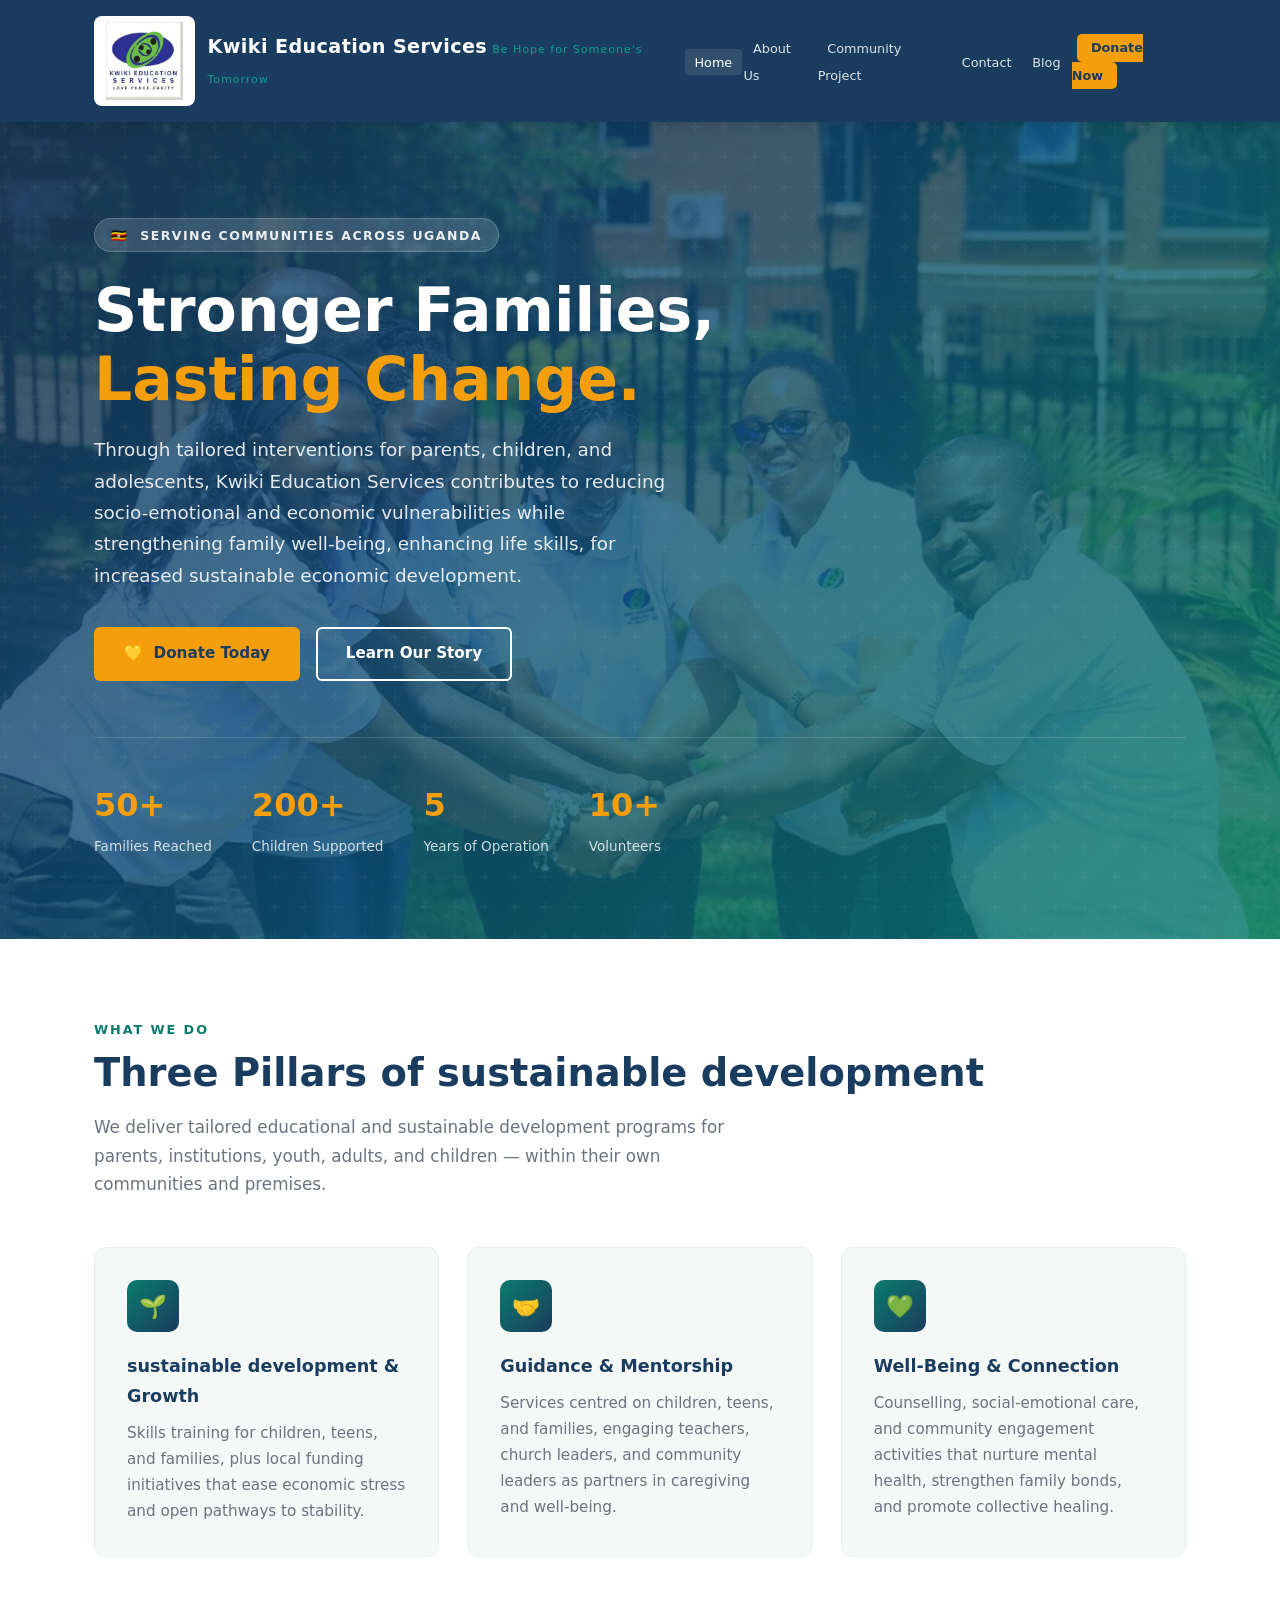
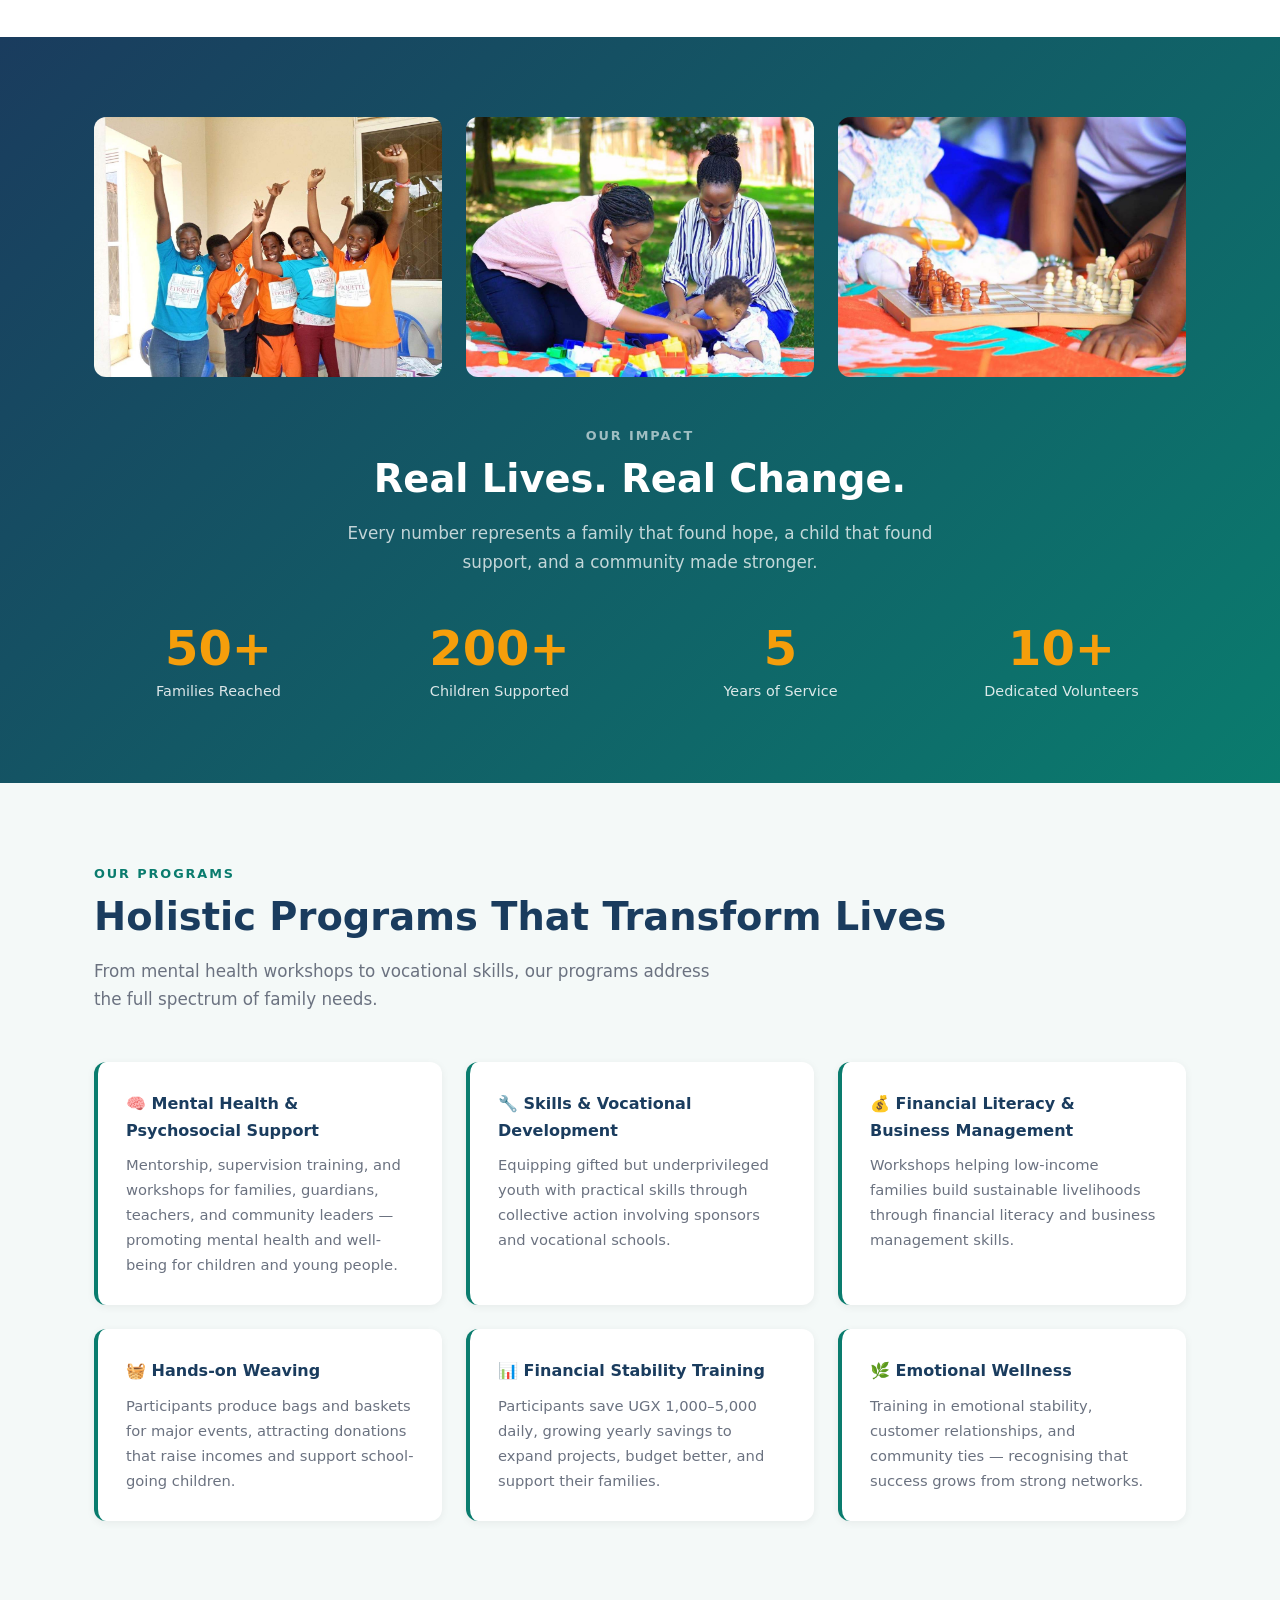
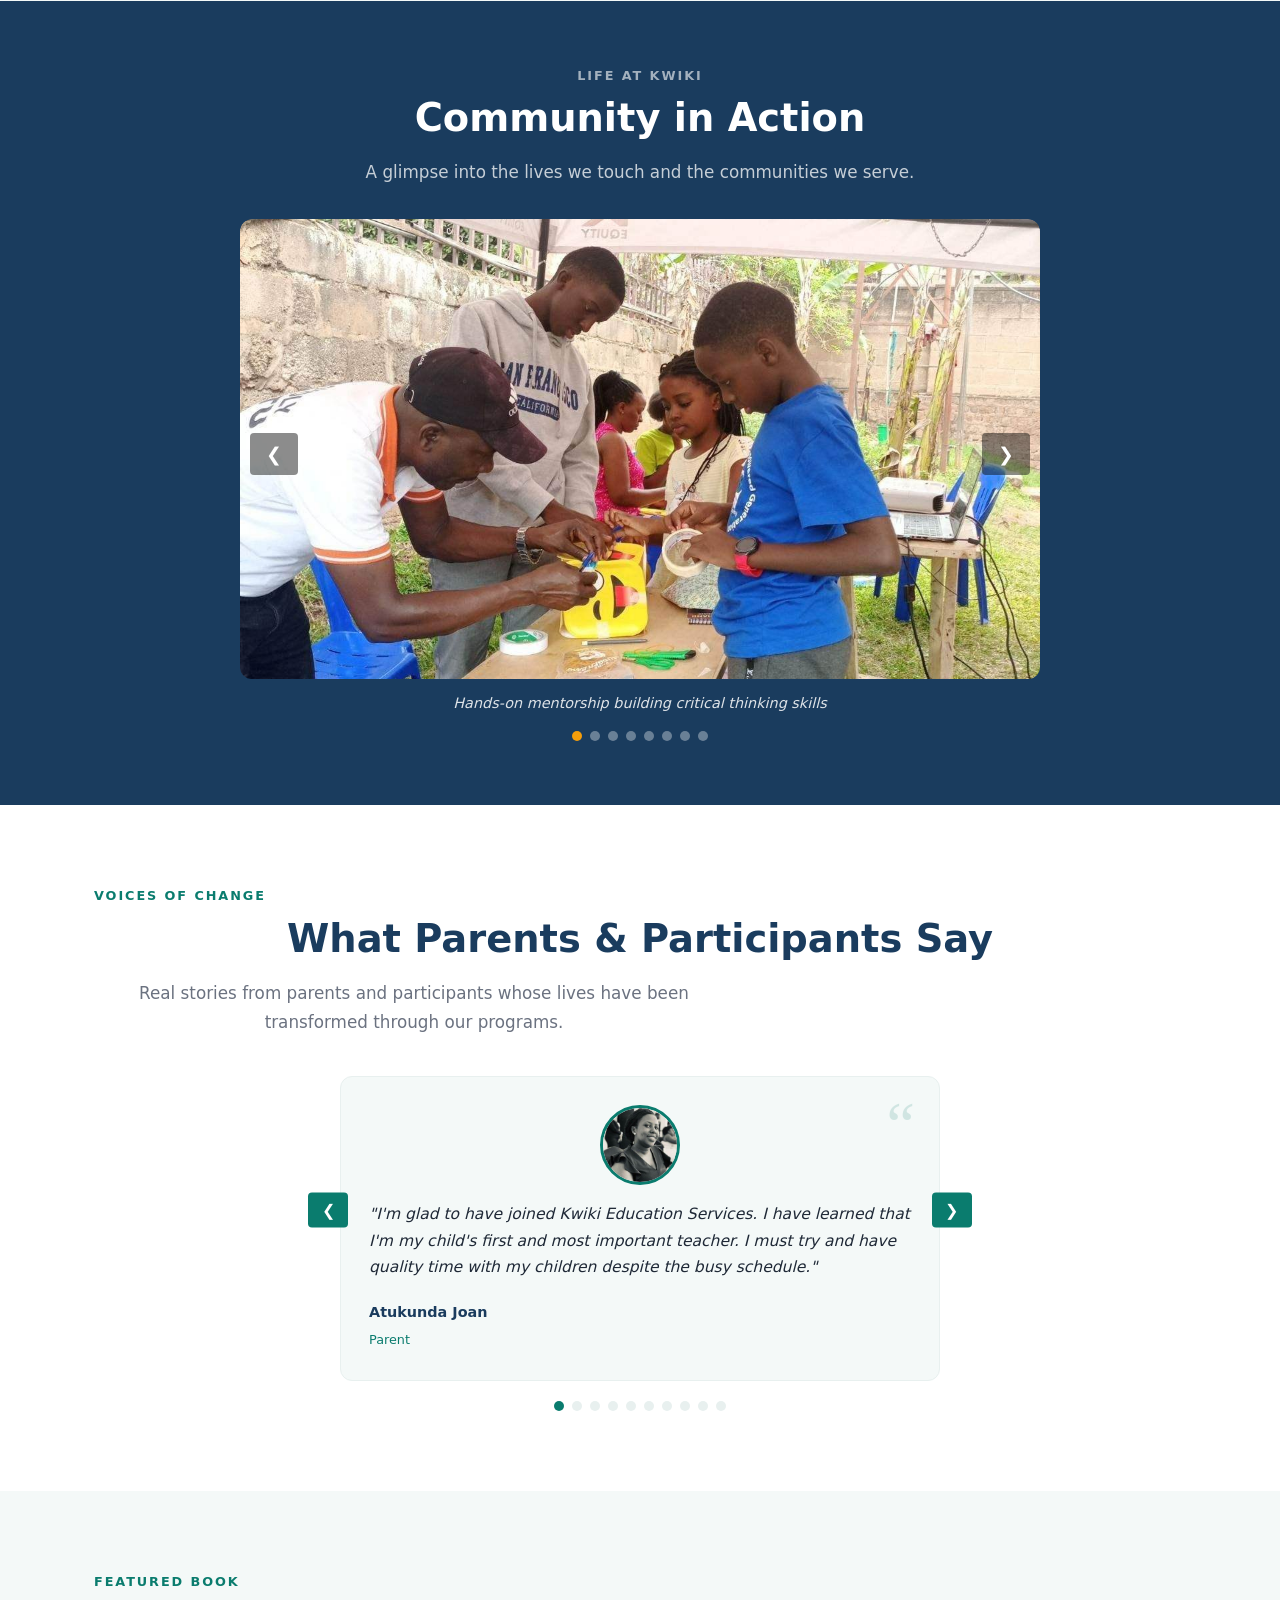
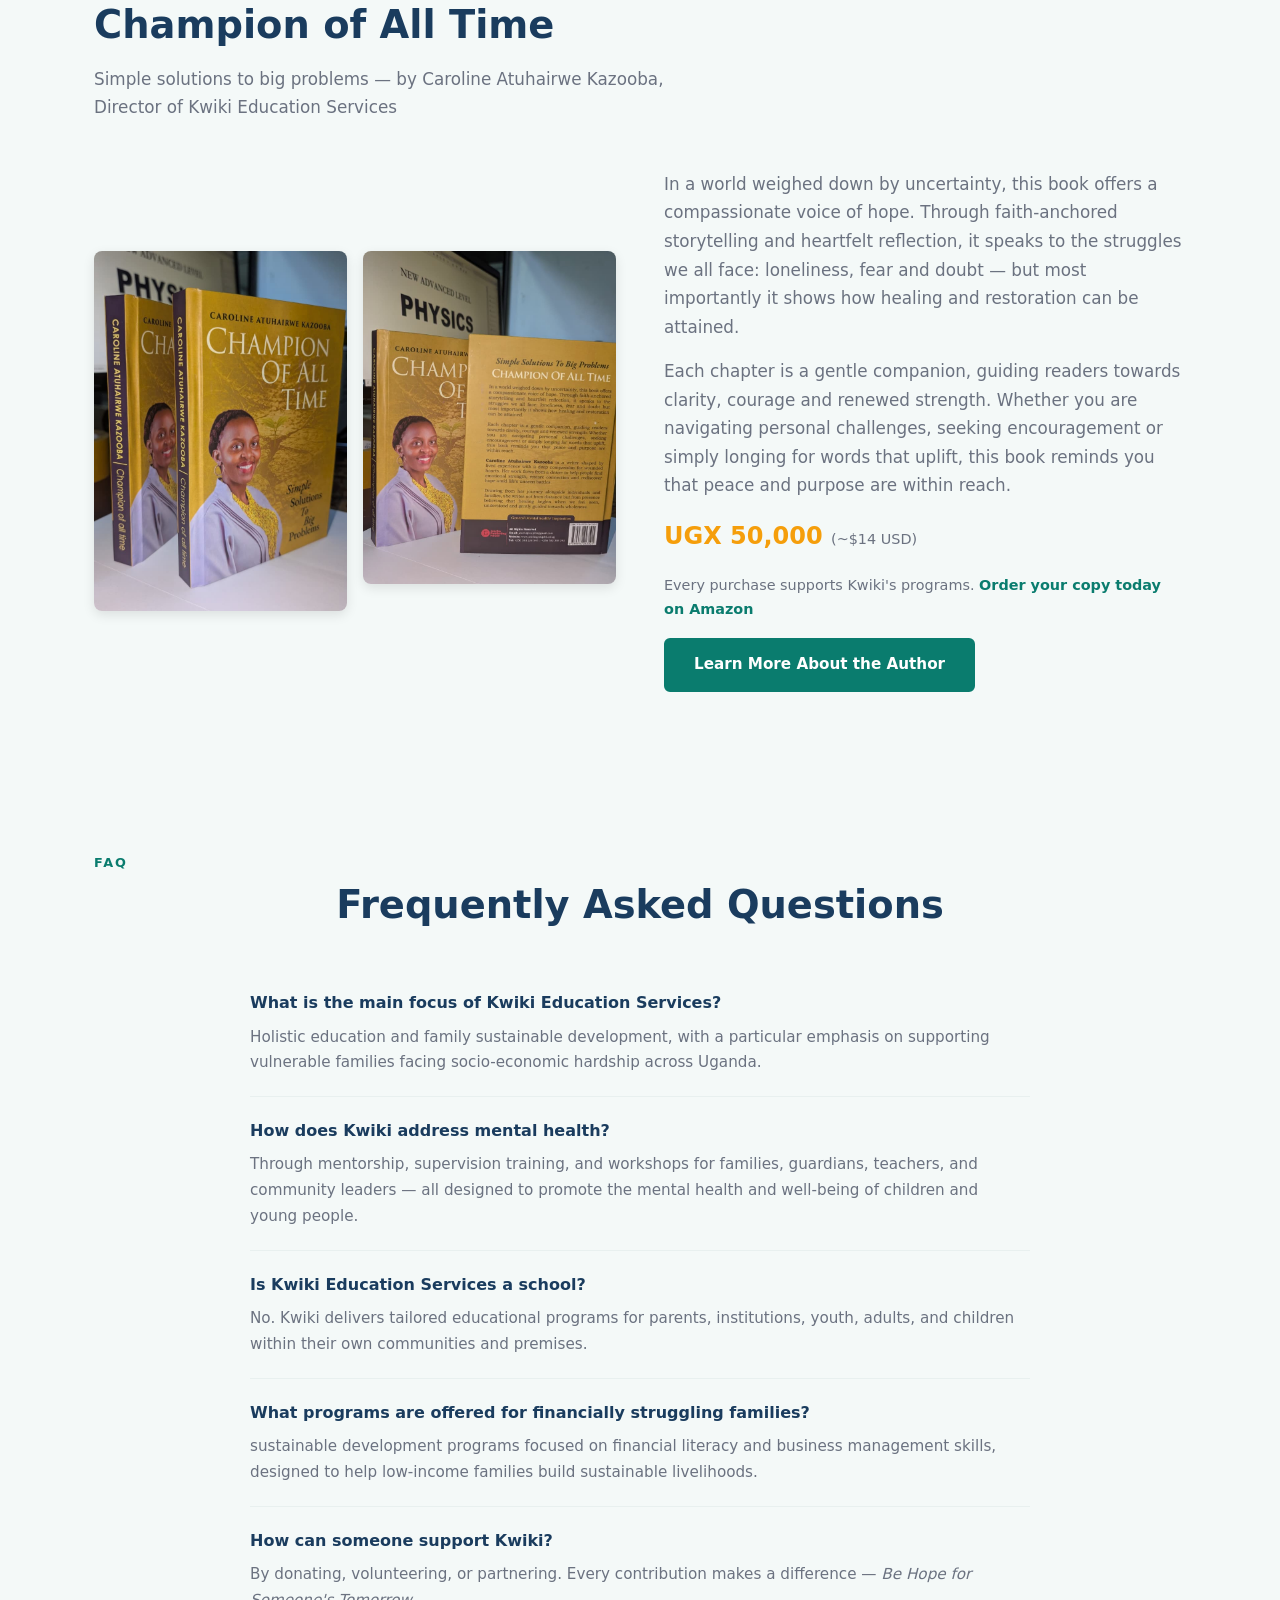
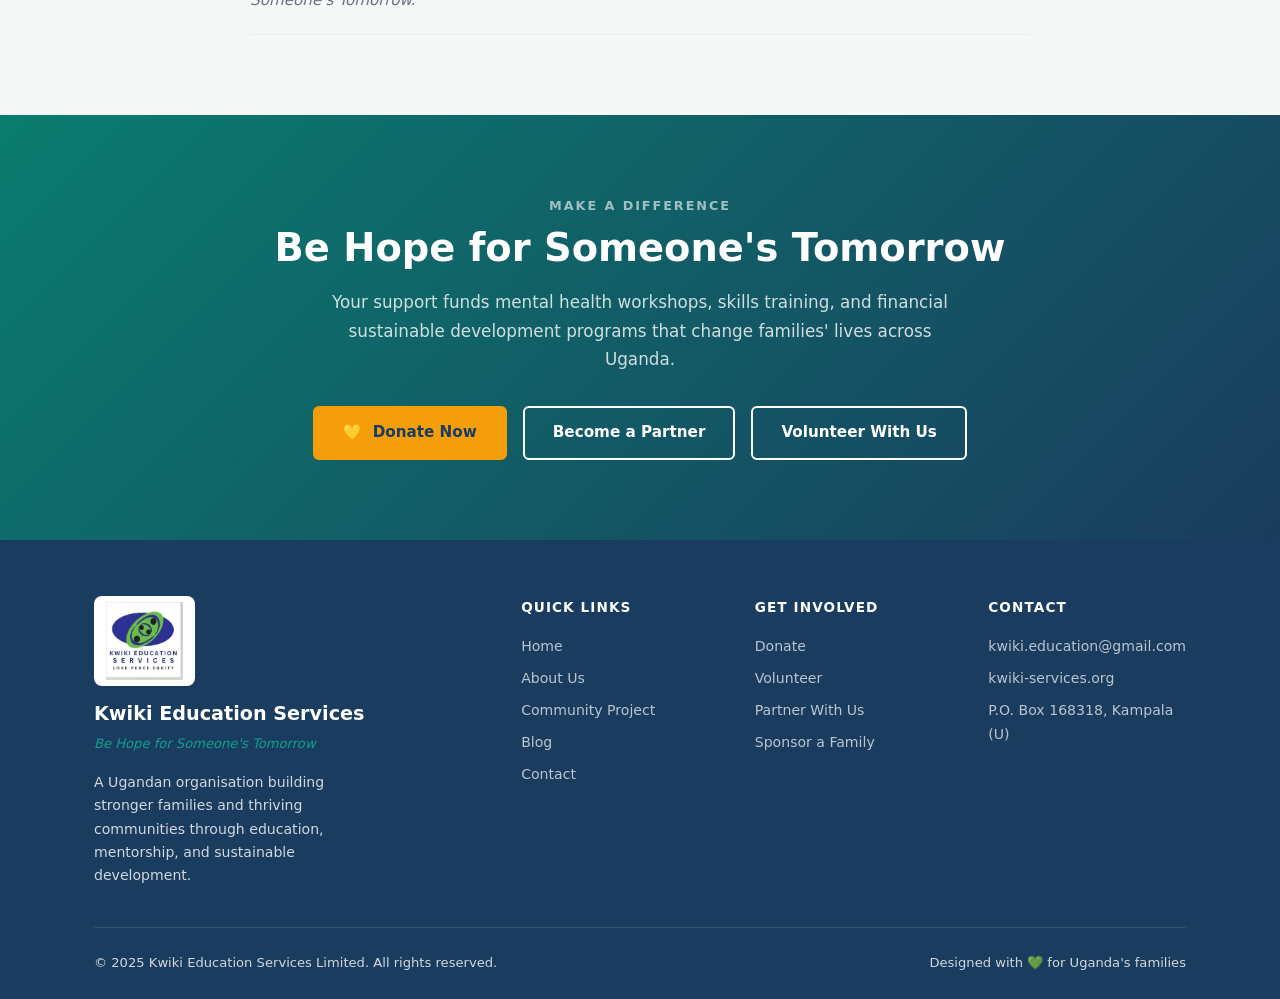
<file: index.html>
<!DOCTYPE html> <html lang="en"> <head> <meta charset="UTF-8" /> <meta name="viewport" content="width=device-width, initial-scale=1.0" /> <meta name="description" content="Kwiki Education Services promotes programmatic approaches that focus on family mental health, skills training and socio-emotional and economic development." /> <title>Kwiki Education Services | Stronger Families. Thriving Communities.</title><link rel="icon" href="logo1.jpeg" type="image/jpeg" /> <link rel="stylesheet" href="style.css?v=3" /> <meta property="og:title" content="Kwiki Education Services | Stronger Families. Thriving Communities." />
<meta property="og:description" content="Kwiki Education Services promotes programmatic approaches that focus on family mental health, skills training and socio-emotional and economic development in Uganda." />
<meta property="og:image" content="https://www.kwiki-services.org/logo1.jpeg" />
<meta property="og:image:width" content="434" />
<meta property="og:image:height" content="437" />
<meta property="og:type" content="website" />
<meta property="og:url" content="https://www.kwiki-services.org/" />
<meta name="twitter:card" content="summary" />
<meta name="twitter:title" content="Kwiki Education Services | Stronger Families. Thriving Communities." />
<meta name="twitter:description" content="Kwiki Education Services promotes programmatic approaches that focus on family mental health, skills training and socio-emotional and economic development in Uganda." />
<meta name="twitter:image" content="https://www.kwiki-services.org/logo1.jpeg" /><script type="application/ld+json">{"@context":"https://schema.org","@type":"Organization","name":"Kwiki Education Services","url":"https://www.kwiki-services.org","logo":"https://www.kwiki-services.org/logo1.jpeg","description":"Strengthening families and communities in Uganda through mental health support, skills training, and financial literacy programs.","email":"kwiki.education@gmail.com","slogan":"Be Hope for Someone's Tomorrow","location":{"@type":"Place","address":{"@type":"PostalAddress","addressCountry":"UG"}}}</script><link rel="sitemap" type="application/xml" title="Sitemap" href="https://www.kwiki-services.org/sitemap.xml" /><meta name="google-site-verification" content="gQPcC-sMOjtCrTeVlQA0C2nT-HC-cgrkzg6JUpscUYk" /></head> <body> <nav class="navbar"> <div class="container"> <a href="index.html" class="nav-brand"> <img src="logo1.jpeg" alt="Kwiki Education Services" class="nav-logo" fetchpriority="high" /> <div> <span class="org-name">Kwiki Education Services</span> <span class="org-slogan">Be Hope for Someone's Tomorrow</span> </div> </a> <button class="nav-toggle" aria-label="Toggle menu" onclick="document.querySelector('.nav-links').classList.toggle('open')"> <span></span><span></span><span></span> </button> <ul class="nav-links"> <li><a href="index.html" class="active">Home</a></li> <li><a href="about.html">About Us</a></li> <li><a href="kampala.html">Community Project</a></li> <li><a href="contact.html">Contact</a></li> <li><a href="articles.html">Blog</a></li> <li><a href="donations.html" class="btn-donate">Donate Now</a></li> </ul> </div> </nav> <section class="hero"> <div class="container"> <div class="hero-badge">🇺🇬 &nbsp;Serving Communities Across Uganda</div> <h1>Stronger Families,<br /><span>Lasting Change.</span></h1> <p>Through tailored interventions for parents, children, and adolescents, Kwiki Education Services contributes to reducing socio-emotional and economic vulnerabilities while strengthening family well-being, enhancing life skills, for increased sustainable economic development.</p> <div class="hero-cta"> <a href="donations.html" class="btn btn-primary">💛 &nbsp;Donate Today</a> <a href="about.html" class="btn btn-secondary">Learn Our Story</a> </div> <div class="hero-stats"> <div class="hero-stat"><strong>50+</strong><span>Families Reached</span></div> <div class="hero-stat"><strong>200+</strong><span>Children Supported</span></div> <div class="hero-stat"><strong>5</strong><span>Years of Operation</span></div> <div class="hero-stat"><strong>10+</strong><span>Volunteers</span></div> </div> </div> </section> <section class="services"> <div class="container"> <p class="section-label">What We Do</p> <h2 class="section-title">Three Pillars of sustainable development</h2> <p class="section-subtitle">We deliver tailored educational and sustainable development programs for parents, institutions, youth, adults, and children — within their own communities and premises.</p> <div class="services-grid"> <div class="service-card"> <div class="service-icon">🌱</div> <h3>sustainable development &amp; Growth</h3> <p>Skills training for children, teens, and families, plus local funding initiatives that ease economic stress and open pathways to stability.</p> </div> <div class="service-card"> <div class="service-icon">🤝</div> <h3>Guidance &amp; Mentorship</h3> <p>Services centred on children, teens, and families, engaging teachers, church leaders, and community leaders as partners in caregiving and well-being.</p> </div> <div class="service-card"> <div class="service-icon">💚</div> <h3>Well-Being &amp; Connection</h3> <p>Counselling, social-emotional care, and community engagement activities that nurture mental health, strengthen family bonds, and promote collective healing.</p> </div> </div> </div> </section> <section class="impact"> <div class="container"> <div style="display:grid; grid-template-columns:1fr 1fr 1fr; gap:1.5rem; margin-bottom:3rem;"> <img loading="lazy" src="kids.jpeg" alt="Children raising hands in class" style="width:100%; height:260px; object-fit:cover; border-radius:12px;" /> <img loading="lazy" src="baby.jpeg" alt="Nurturing family care" style="width:100%; height:260px; object-fit:cover; border-radius:12px;" /> <img loading="lazy" src="chess.jpeg" alt="Family bonding activities" style="width:100%; height:260px; object-fit:cover; border-radius:12px;" /> </div> <div class="text-center"> <p class="section-label" style="color: rgba(255,255,255,0.6);">Our Impact</p> <h2 class="section-title" style="color: var(--white);">Real Lives. Real Change.</h2> <p class="section-subtitle" style="color: rgba(255,255,255,0.75); margin: 0 auto;">Every number represents a family that found hope, a child that found support, and a community made stronger.</p> <div class="impact-grid"> <div class="impact-item"><strong>50+</strong><p>Families Reached</p></div> <div class="impact-item"><strong>200+</strong><p>Children Supported</p></div> <div class="impact-item"><strong>5</strong><p>Years of Service</p></div> <div class="impact-item"><strong>10+</strong><p>Dedicated Volunteers</p></div> </div> </div> </div> </section> <section class="programs"> <div class="container"> <p class="section-label">Our Programs</p> <h2 class="section-title">Holistic Programs That Transform Lives</h2> <p class="section-subtitle">From mental health workshops to vocational skills, our programs address the full spectrum of family needs.</p> <div class="programs-grid"> <div class="program-card"> <h3>🧠 Mental Health &amp; Psychosocial Support</h3> <p>Mentorship, supervision training, and workshops for families, guardians, teachers, and community leaders — promoting mental health and well-being for children and young people.</p> </div> <div class="program-card"> <h3>🔧 Skills &amp; Vocational Development</h3> <p>Equipping gifted but underprivileged youth with practical skills through collective action involving sponsors and vocational schools.</p> </div> <div class="program-card"> <h3>💰 Financial Literacy &amp; Business Management</h3> <p>Workshops helping low-income families build sustainable livelihoods through financial literacy and business management skills.</p> </div> <div class="program-card"> <h3>🧺 Hands-on Weaving</h3> <p>Participants produce bags and baskets for major events, attracting donations that raise incomes and support school-going children.</p> </div> <div class="program-card"> <h3>📊 Financial Stability Training</h3> <p>Participants save UGX 1,000–5,000 daily, growing yearly savings to expand projects, budget better, and support their families.</p> </div> <div class="program-card"> <h3>🌿 Emotional Wellness</h3> <p>Training in emotional stability, customer relationships, and community ties — recognising that success grows from strong networks.</p> </div> </div> </div> </section> <section style="background: var(--navy); padding: 4rem 0;"> <div class="container text-center"> <p class="section-label" style="color: rgba(255,255,255,0.6);">Life at Kwiki</p> <h2 class="section-title" style="color: var(--white);">Community in Action</h2> <p class="section-subtitle" style="color: rgba(255,255,255,0.75); margin: 0 auto 2rem;">A glimpse into the lives we touch and the communities we serve.</p> <div class="slideshow"> <div class="slides"> <div class="slide active"> <img loading="lazy" src="solving.jpeg" alt="Kwiki staff teaching problem solving" /> <p class="slide-caption">Hands-on mentorship building critical thinking skills</p> </div> <div class="slide"> <img loading="lazy" src="equator.jpeg" alt="Children at the equator in Kasese" /> <p class="slide-caption">Educational tours broadening young minds across Uganda</p> </div> <div class="slide"> <img loading="lazy" src="commA3.jpeg" alt="Community in action" /> <p class="slide-caption">Building stronger communities together across Uganda</p> </div> <div class="slide"> <img loading="lazy" src="commA4.jpeg" alt="Community gathering" /> <p class="slide-caption">Families coming together — the heart of what we do</p> </div> <div class="slide"> <img loading="lazy" src="wellness.jpeg" alt="Emotional wellness training" /> <p class="slide-caption">Emotional wellness training equipping participants daily</p> </div> <div class="slide"> <img loading="lazy" src="basketwaive.jpeg" alt="Hands-on weaving in progress" /> <p class="slide-caption">Hands-on weaving — building skills and sustainable income</p> </div> <div class="slide"> <img loading="lazy" src="commA5.jpeg" alt="Community activity" /> <p class="slide-caption">Strengthening community bonds across Uganda</p> </div> <div class="slide"> <img loading="lazy" src="commA6.jpeg" alt="Community activity" /> <p class="slide-caption">Communities growing together through shared purpose</p> </div> </div> <button class="slide-btn prev" onclick="moveSlide(-1)">&#10094;</button> <button class="slide-btn next" onclick="moveSlide(1)">&#10095;</button> <div class="slide-dots"> <span class="dot active" onclick="goToSlide(0)"></span> <span class="dot" onclick="goToSlide(1)"></span> <span class="dot" onclick="goToSlide(2)"></span> <span class="dot" onclick="goToSlide(3)"></span> <span class="dot" onclick="goToSlide(4)"></span> <span class="dot" onclick="goToSlide(5)"></span> <span class="dot" onclick="goToSlide(6)"></span> <span class="dot" onclick="goToSlide(7)"></span> </div> </div> </div> </section> <section class="testimonials"> <div class="container"> <p class="section-label">Voices of Change</p> <h2 class="section-title text-center">What Parents &amp; Participants Say</h2> <p class="section-subtitle text-center">Real stories from parents and participants whose lives have been transformed through our programs.</p> <div class="testimonial-slideshow"> <div class="testimonial-slides"> <div class="testimonial-slide active"> <div class="testimonial-card"> <img loading="lazy" src="atukundajoan.jpeg" alt="Atukunda Joan" class="testimonial-photo" /> <p>"I'm glad to have joined Kwiki Education Services. I have learned that I'm my child's first and most important teacher. I must try and have quality time with my children despite the busy schedule."</p> <div class="testimonial-author"><strong>Atukunda Joan</strong><span>Parent</span></div> </div> </div> <div class="testimonial-slide"> <div class="testimonial-card"> <img loading="lazy" src="grace2.jpeg" alt="Grace" class="testimonial-photo" /> <p>"I learned to be patient and listen to my children."</p> <div class="testimonial-author"><strong>Grace</strong><span>Parent</span></div> </div> </div> <div class="testimonial-slide"> <div class="testimonial-card"> <img loading="lazy" src="esezaphoebe.jpeg" alt="Eseza Pheobe" class="testimonial-photo" /> <p>"My biggest takeaway so far is understanding each child individually, dealing with each based on their uniqueness. And this is helping in our relationship."</p> <div class="testimonial-author"><strong>Eseza Pheobe</strong><span>Parent</span></div> </div> </div> <div class="testimonial-slide"> <div class="testimonial-card"> <img loading="lazy" src="sanyu.jpeg" alt="Sanyu" class="testimonial-photo" /> <p>"I learnt how to tactfully answer complicated questions asked by children. I learnt not to compare siblings since each is gifted differently. I have also learned to spend more time and play with my children."</p> <div class="testimonial-author"><strong>Sanyu</strong><span>Parent</span></div> </div> </div> <div class="testimonial-slide"> <div class="testimonial-card"> <img loading="lazy" src="jacklinebirungi.jpeg" alt="Jacklin Birungi" class="testimonial-photo" /> <p>"I have learned a lot. Every content is very educative and applicable for me."</p> <div class="testimonial-author"><strong>Jacklin Birungi</strong><span>Parent</span></div> </div> </div> <div class="testimonial-slide"> <div class="testimonial-card"> <img loading="lazy" src="jude.jpeg" alt="Jude" class="testimonial-photo" /> <p>"Parenting is not automatic, but it is a constructive journey guided by parents that children have to go through as they achieve different developmental milestones. In this process all parties must be in position to learn from each other to make it a successful one."</p> <div class="testimonial-author"><strong>Jude</strong><span>Parent</span></div> </div> </div> <div class="testimonial-slide"> <div class="testimonial-card"> <img loading="lazy" src="pheoberwa.jpeg" alt="Pheobe Rwamwenge" class="testimonial-photo" /> <p>"Learning the art of basket weaving at Kwiki has been life-changing. The skills I gained have helped me earn a steady income and provide for my family in ways I never thought possible."</p> <div class="testimonial-author"><strong>Pheobe Rwamwenge</strong><span>Program Participant</span></div> </div> </div> <div class="testimonial-slide"> <div class="testimonial-card"> <img loading="lazy" src="amos.jpeg" alt="Amos Bainomugisha" class="testimonial-photo" /> <p>"Through Kwiki's training I discovered discipline, focus and the power of community. Working together with fellow participants has taught me that we achieve more when we support each other."</p> <div class="testimonial-author"><strong>Amos Bainomugisha</strong><span>Program Participant</span></div> </div> </div> <div class="testimonial-slide"> <div class="testimonial-card"> <img loading="lazy" src="milly1.jpeg" alt="Milly Kinsumbya" class="testimonial-photo" /> <p>"The savings culture I built at Kwiki transformed my household. I now plan, save and invest with confidence — my children's future is more secure because of what I learned here."</p> <div class="testimonial-author"><strong>Milly Kinsumbya</strong><span>Program Participant</span></div> </div> </div> <div class="testimonial-slide"> <div class="testimonial-card"> <img loading="lazy" src="albert.jpeg" alt="Eng. Albert" class="testimonial-photo" /> <p>"The technical and professional skills training at Kwiki opened my eyes to what our communities are truly capable of. When families are equipped with the right tools and knowledge, they don't just survive — they build, they lead, and they inspire the next generation."</p> <div class="testimonial-author"><strong>Eng. Albert</strong><span>Program Participant</span></div> </div> </div> </div> <button class="t-btn t-prev" onclick="moveTestimonial(-1)">&#10094;</button> <button class="t-btn t-next" onclick="moveTestimonial(1)">&#10095;</button> <div class="t-dots"> <span class="t-dot active" onclick="goToTestimonial(0)"></span> <span class="t-dot" onclick="goToTestimonial(1)"></span> <span class="t-dot" onclick="goToTestimonial(2)"></span> <span class="t-dot" onclick="goToTestimonial(3)"></span> <span class="t-dot" onclick="goToTestimonial(4)"></span> <span class="t-dot" onclick="goToTestimonial(5)"></span> <span class="t-dot" onclick="goToTestimonial(6)"></span> <span class="t-dot" onclick="goToTestimonial(7)"></span> <span class="t-dot" onclick="goToTestimonial(8)"></span> <span class="t-dot" onclick="goToTestimonial(9)"></span> </div> </div> </div> </section> <section style="background: var(--off-white); padding: 5rem 0;"> <div class="container"> <p class="section-label">Featured Book</p> <h2 class="section-title">Champion of All Time</h2> <p class="section-subtitle">Simple solutions to big problems — by Caroline Atuhairwe Kazooba, Director of Kwiki Education Services</p> <div class="book-featured-grid"> <div class="book-covers-grid"> <img src="book1.jpeg" alt="Champion of All Time - Front" style="width:100%; border-radius:8px; box-shadow:0 4px 12px rgba(0,0,0,0.1);" /> <img src="book2.jpeg" alt="Champion of All Time - Back" style="width:100%; border-radius:8px; box-shadow:0 4px 12px rgba(0,0,0,0.1);" /> </div> <div> <p style="font-size:1.05rem; color:var(--gray); margin-bottom:1rem;">In a world weighed down by uncertainty, this book offers a compassionate voice of hope. Through faith-anchored storytelling and heartfelt reflection, it speaks to the struggles we all face: loneliness, fear and doubt — but most importantly it shows how healing and restoration can be attained.</p> <p style="font-size:1.05rem; color:var(--gray); margin-bottom:1rem;">Each chapter is a gentle companion, guiding readers towards clarity, courage and renewed strength. Whether you are navigating personal challenges, seeking encouragement or simply longing for words that uplift, this book reminds you that peace and purpose are within reach.</p> <p style="font-size:1.5rem; font-weight:900; color:var(--accent); margin-bottom:1rem;">UGX 50,000 <span style="font-size:0.9rem; font-weight:400; color:var(--gray);">(~$14 USD)</span></p> <p style="font-size:0.9rem; color:var(--gray); margin-bottom:1rem;">Every purchase supports Kwiki's programs. <a href="https://www.amazon.com/dp/B0H8XW1Q2B" target="_blank" rel="noopener" style="color:var(--teal); font-weight:600;">Order your copy today on Amazon</a></p> <a href="about.html" class="btn btn-teal">Learn More About the Author</a> </div> </div> </div> </section> <section class="faq" style="background: var(--off-white);"> <div class="container"> <p class="section-label">FAQ</p> <h2 class="section-title text-center">Frequently Asked Questions</h2> <div class="faq-list"> <div class="faq-item"> <p class="faq-question">What is the main focus of Kwiki Education Services?</p> <p class="faq-answer">Holistic education and family sustainable development, with a particular emphasis on supporting vulnerable families facing socio-economic hardship across Uganda.</p> </div> <div class="faq-item"> <p class="faq-question">How does Kwiki address mental health?</p> <p class="faq-answer">Through mentorship, supervision training, and workshops for families, guardians, teachers, and community leaders — all designed to promote the mental health and well-being of children and young people.</p> </div> <div class="faq-item"> <p class="faq-question">Is Kwiki Education Services a school?</p> <p class="faq-answer">No. Kwiki delivers tailored educational programs for parents, institutions, youth, adults, and children within their own communities and premises.</p> </div> <div class="faq-item"> <p class="faq-question">What programs are offered for financially struggling families?</p> <p class="faq-answer">sustainable development programs focused on financial literacy and business management skills, designed to help low-income families build sustainable livelihoods.</p> </div> <div class="faq-item"> <p class="faq-question">How can someone support Kwiki?</p> <p class="faq-answer">By donating, volunteering, or partnering. Every contribution makes a difference — <em>Be Hope for Someone's Tomorrow.</em></p> </div> </div> </div> </section> <section class="donate-cta"> <div class="container"> <p class="section-label" style="color: rgba(255,255,255,0.6);">Make a Difference</p> <h2 class="section-title">Be Hope for Someone's Tomorrow</h2> <p class="section-subtitle">Your support funds mental health workshops, skills training, and financial sustainable development programs that change families' lives across Uganda.</p> <div class="donate-options"> <a href="donations.html" class="btn btn-primary">💛 &nbsp;Donate Now</a> <a href="contact.html" class="btn btn-secondary">Become a Partner</a> <a href="contact.html" class="btn btn-secondary">Volunteer With Us</a> </div> </div> </section> <footer class="footer"> <div class="container"> <div class="footer-grid"> <div class="footer-brand"> <img loading="lazy" src="logo1.jpeg" alt="Kwiki Education Services" class="footer-logo" /> <p class="org-name">Kwiki Education Services</p> <p class="slogan">Be Hope for Someone's Tomorrow</p> <p>A Ugandan organisation building stronger families and thriving communities through education, mentorship, and sustainable development.</p> </div> <div class="footer-col"> <h4>Quick Links</h4> <a href="index.html">Home</a> <a href="about.html">About Us</a> <a href="kampala.html">Community Project</a> <a href="articles.html">Blog</a> <a href="contact.html">Contact</a> </div> <div class="footer-col"> <h4>Get Involved</h4> <a href="donations.html">Donate</a> <a href="contact.html">Volunteer</a> <a href="contact.html">Partner With Us</a> <a href="contact.html">Sponsor a Family</a> </div> <div class="footer-col"> <h4>Contact</h4> <a href="mailto:kwiki.education@gmail.com">kwiki.education@gmail.com</a> <a href="https://www.kwiki-services.org" target="_blank">kwiki-services.org</a> <a href="#">P.O. Box 168318, Kampala (U)</a> </div> </div> <div class="footer-bottom"> <span>© 2025 Kwiki Education Services Limited. All rights reserved.</span> <span>Designed with 💚 for Uganda's families</span> </div> </div> </footer> <script>// Hero slideshow
let current = 0;
const slides = document.querySelectorAll('.slide');
const dots = document.querySelectorAll('.dot');
function showSlide(n) {
slides.forEach(s => s.classList.remove('active'));
dots.forEach(d => d.classList.remove('active'));
current = (n + slides.length) % slides.length;
slides[current].classList.add('active');
dots[current].classList.add('active');
}
function moveSlide(dir) { showSlide(current + dir); }
function goToSlide(n) { showSlide(n); }
setInterval(() => moveSlide(1), 10000);
// Testimonial slideshow
let tCurrent = 0;
const tSlides = document.querySelectorAll('.testimonial-slide');
const tDots = document.querySelectorAll('.t-dot');
function showTestimonial(n) {
tSlides.forEach(s => s.classList.remove('active'));
tDots.forEach(d => d.classList.remove('active'));
tCurrent = (n + tSlides.length) % tSlides.length;
tSlides[tCurrent].classList.add('active');
tDots[tCurrent].classList.add('active');
}
function moveTestimonial(dir) { showTestimonial(tCurrent + dir); }
function goToTestimonial(n) { showTestimonial(n); }
setInterval(() => moveTestimonial(1), 30000);</script> </body> </html>
</file>
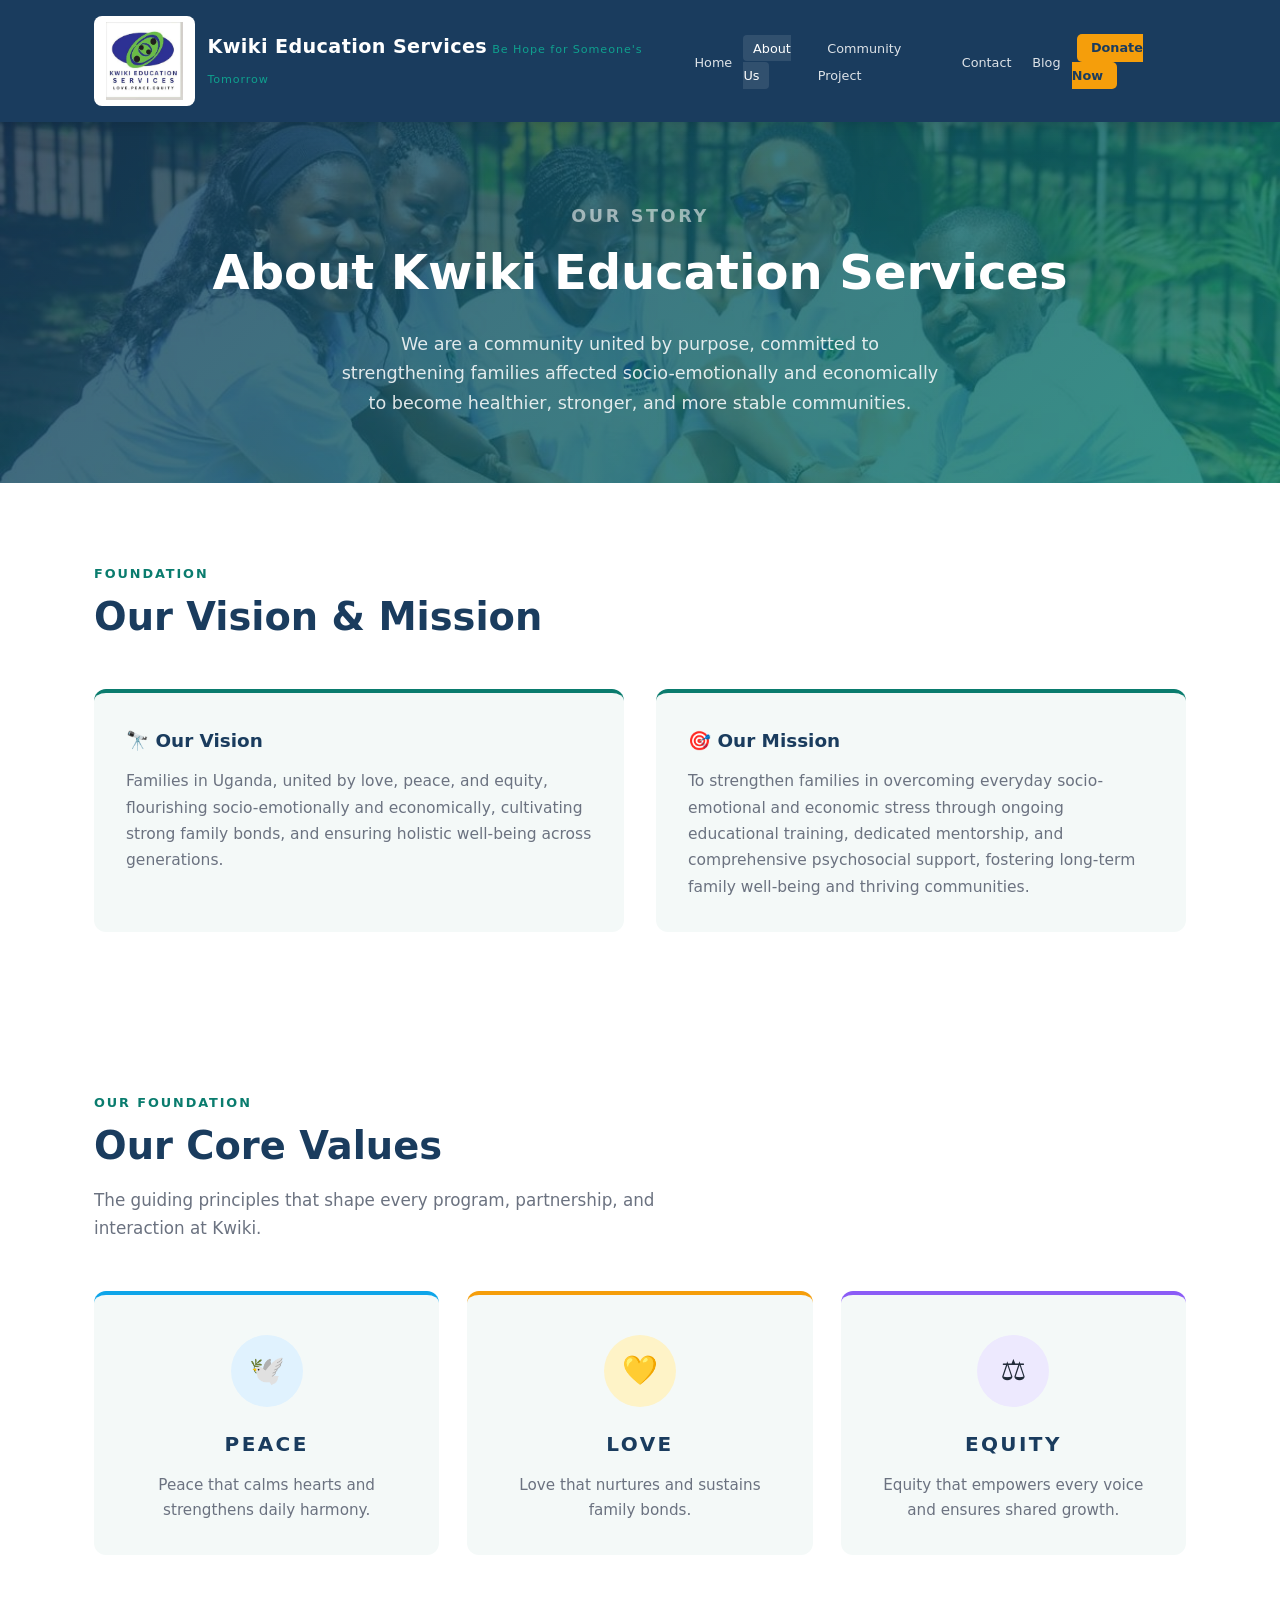
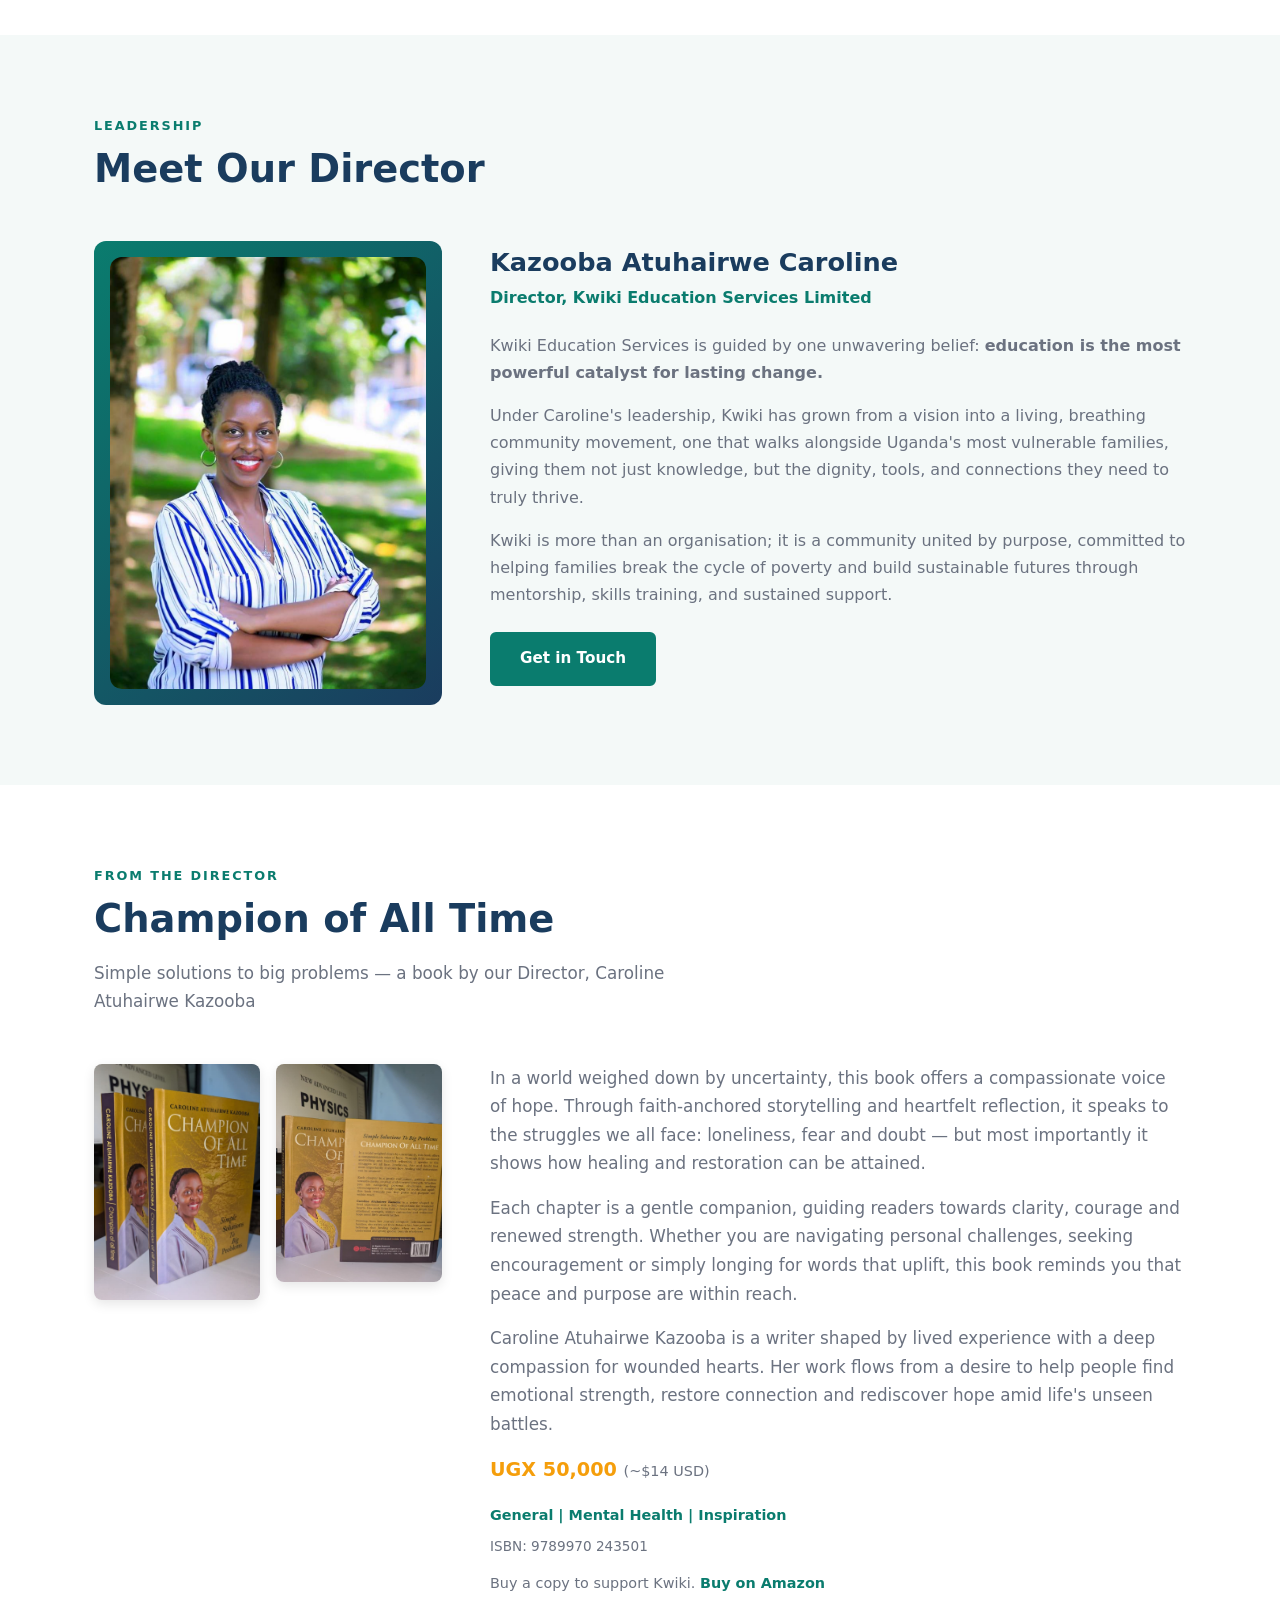
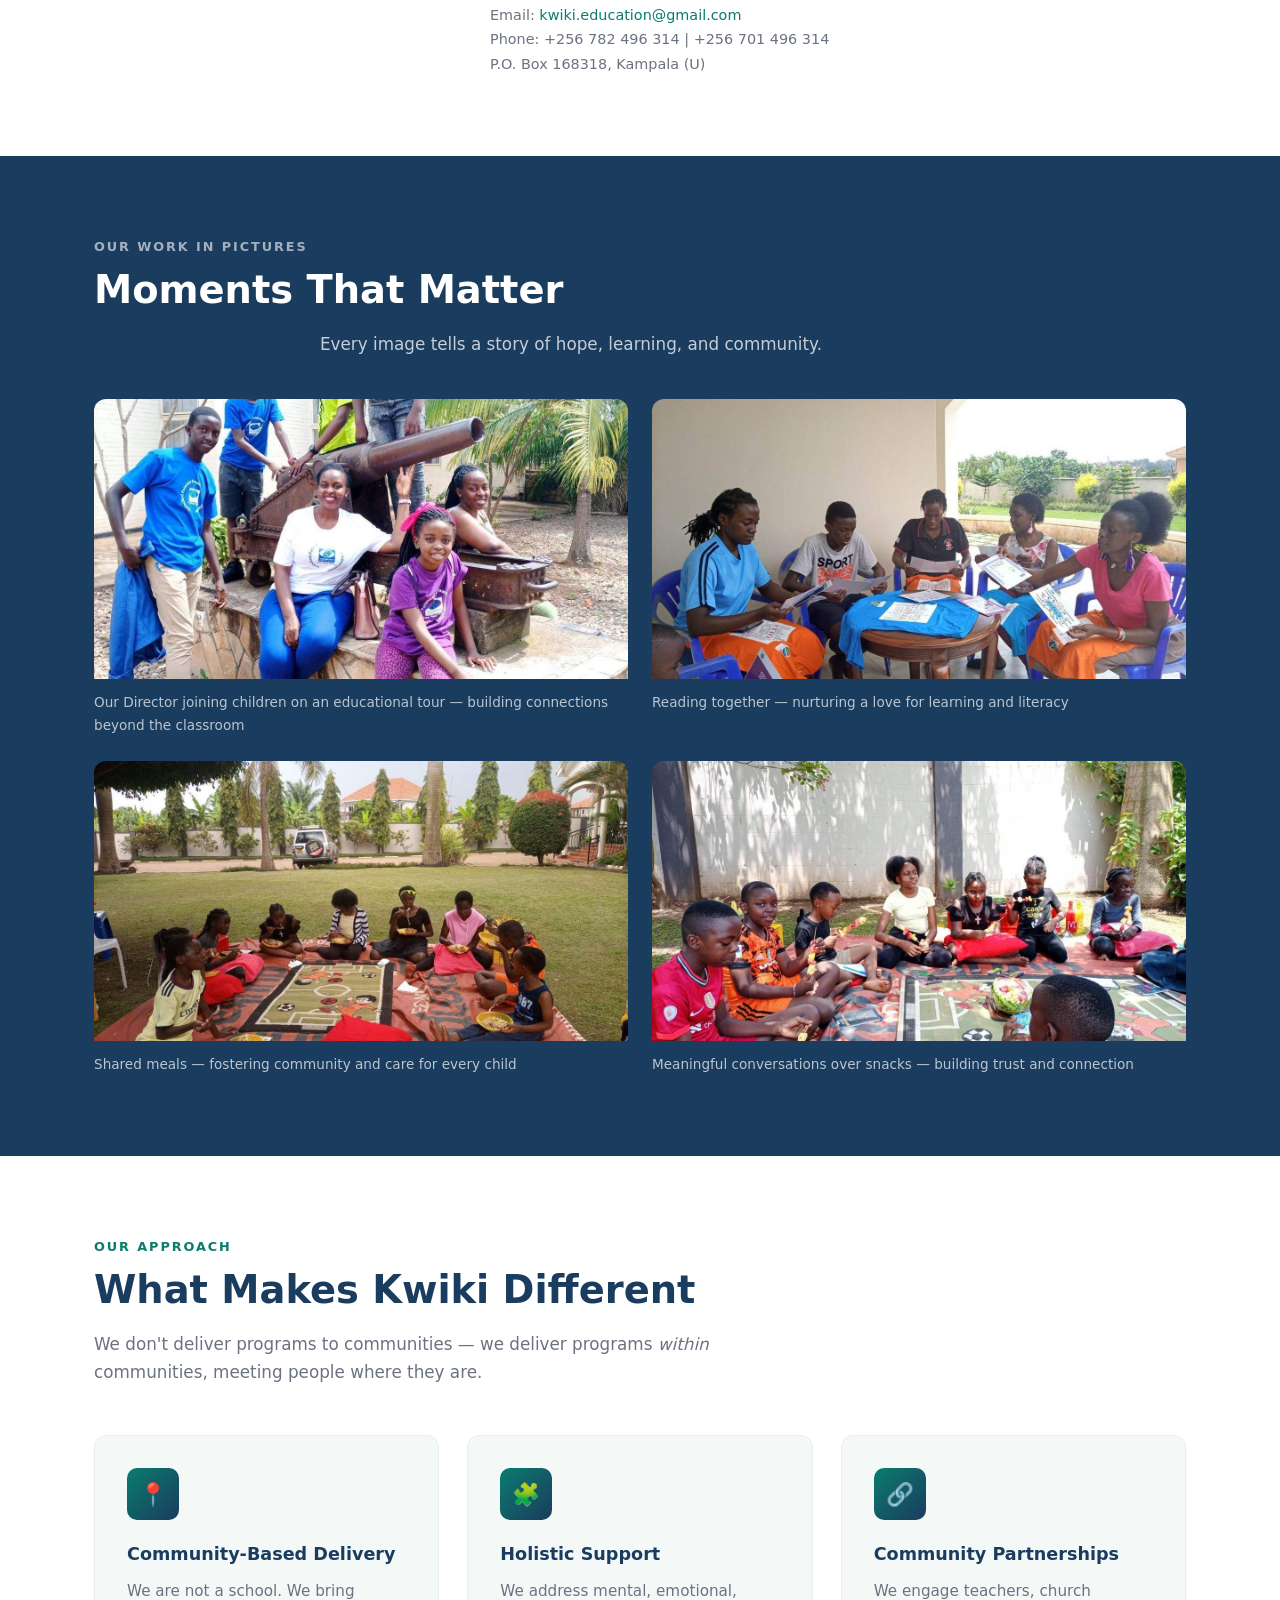
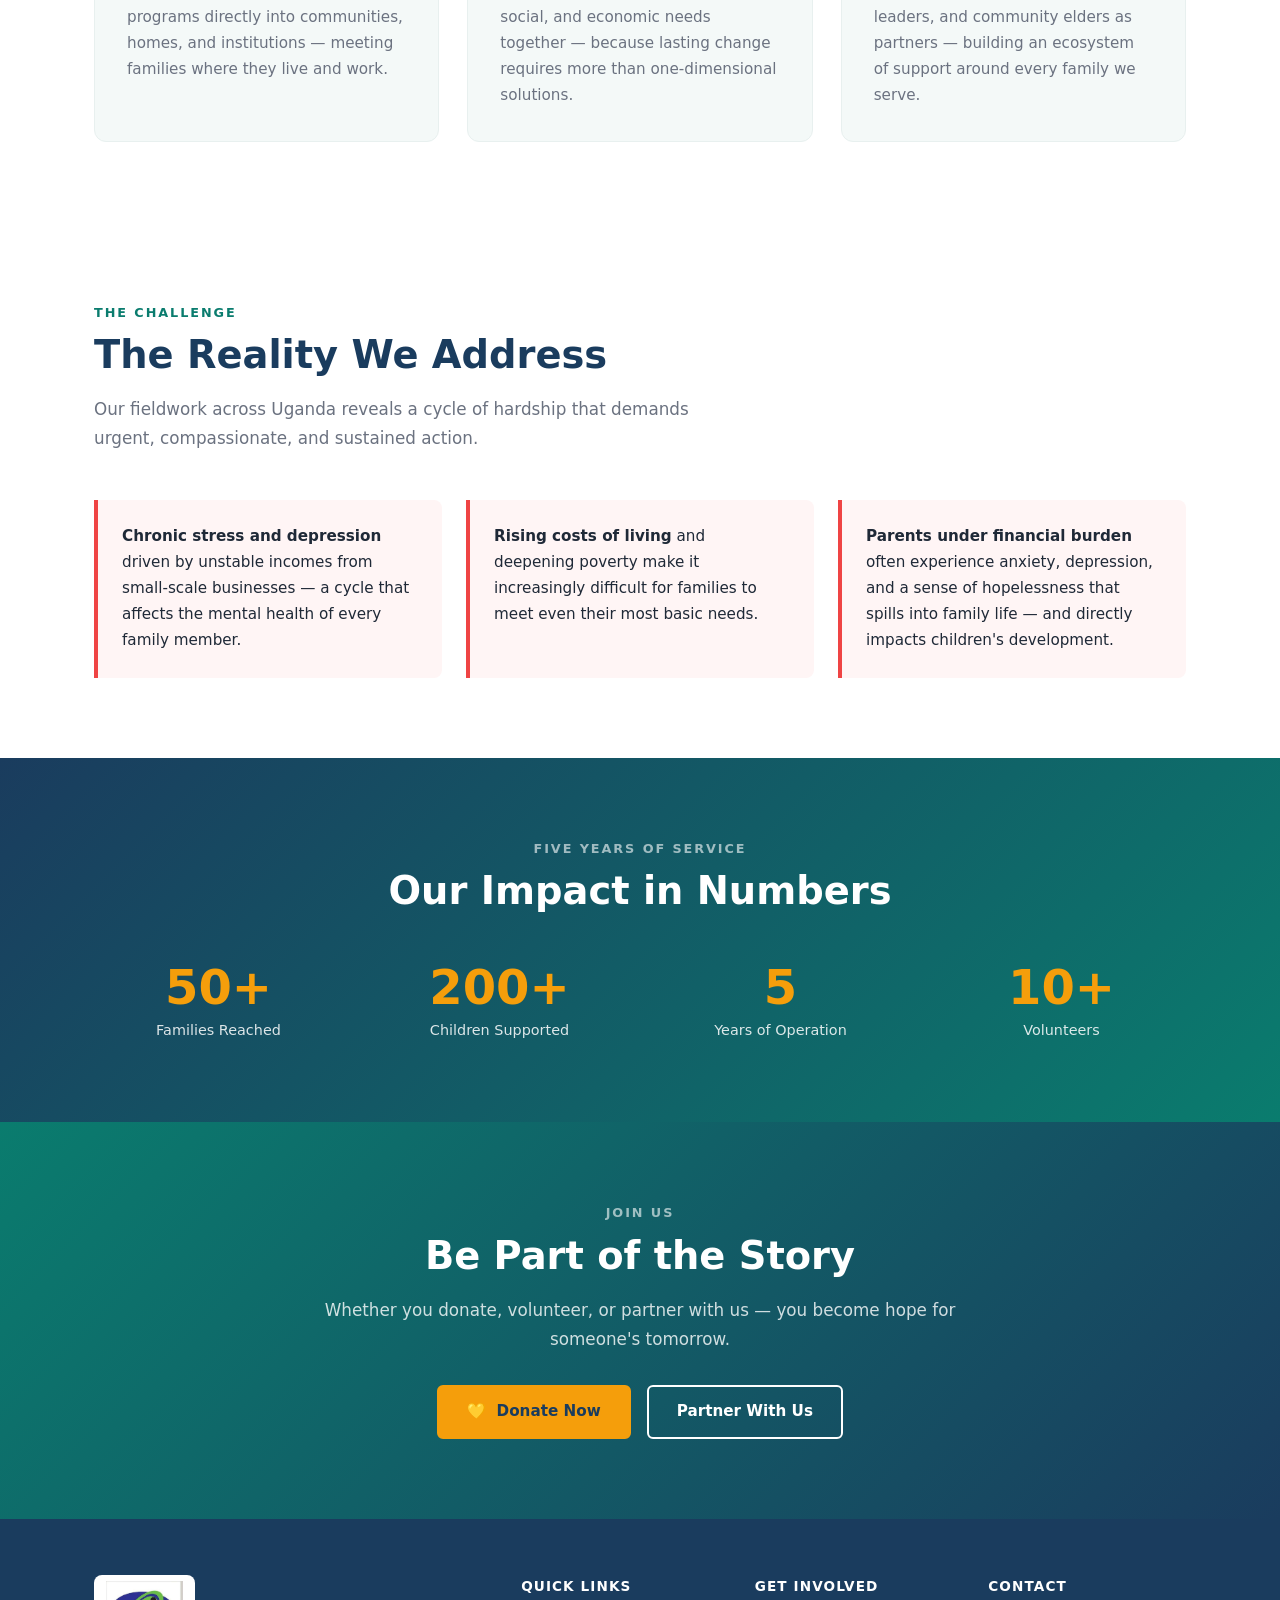
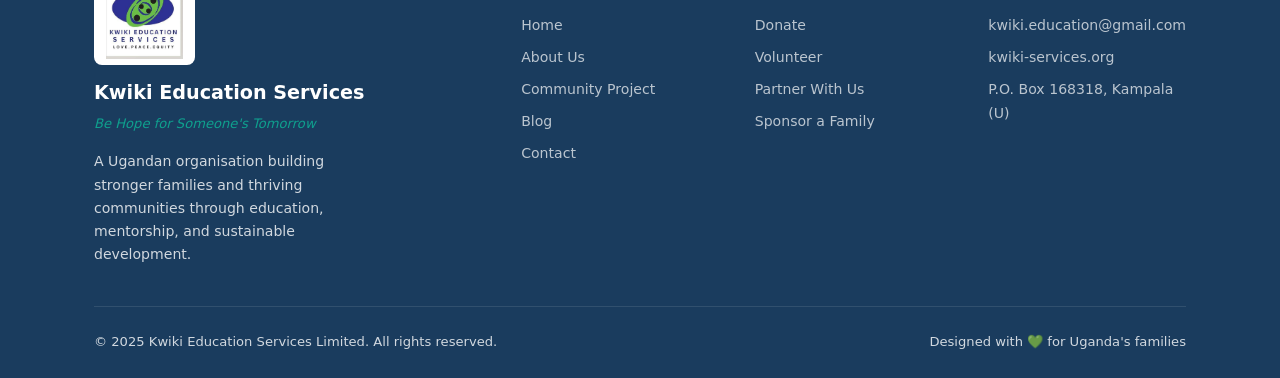
<file: about.html>
<!DOCTYPE html> <html lang="en"> <head> <meta charset="UTF-8" /> <meta name="viewport" content="width=device-width, initial-scale=1.0" /> <meta name="robots" content="noindex, follow" /> <meta name="description" content="About Kwiki Education Services — our vision, mission, director's message, and the community problems we are solving in Uganda." /> <title>About Us | Kwiki Education Services</title><link rel="icon" href="logo1.jpeg" type="image/jpeg" /> <link rel="stylesheet" href="style.css?v=3" /> <meta property="og:title" content="About Us | Kwiki Education Services" />
<meta property="og:description" content="Learn about Kwiki Education Services - our vision, mission, director message, and the community problems we are solving in Uganda." />
<meta property="og:image" content="https://www.kwiki-services.org/logo1.jpeg" />
<meta property="og:image:width" content="434" />
<meta property="og:image:height" content="437" />
<meta property="og:type" content="website" />
<meta property="og:url" content="https://www.kwiki-services.org/about.html" />
<meta name="twitter:card" content="summary" />
<meta name="twitter:title" content="About Us | Kwiki Education Services" />
<meta name="twitter:description" content="Learn about Kwiki Education Services - our vision, mission, director message, and the community problems we are solving in Uganda." />
<meta name="twitter:image" content="https://www.kwiki-services.org/logo1.jpeg" /><script type="application/ld+json">{"@context":"https://schema.org","@type":"Organization","name":"Kwiki Education Services","url":"https://www.kwiki-services.org","logo":"https://www.kwiki-services.org/logo1.jpeg","description":"Strengthening families and communities in Uganda through mental health support, skills training, and financial literacy programs.","email":"kwiki.education@gmail.com","slogan":"Be Hope for Someone's Tomorrow","location":{"@type":"Place","address":{"@type":"PostalAddress","addressCountry":"UG"}}}</script><link rel="sitemap" type="application/xml" title="Sitemap" href="https://www.kwiki-services.org/sitemap.xml" /></head> <body> <nav class="navbar"> <div class="container"> <a href="index.html" class="nav-brand"> <img src="logo1.jpeg" alt="Kwiki Education Services" class="nav-logo" fetchpriority="high" /> <div> <span class="org-name">Kwiki Education Services</span> <span class="org-slogan">Be Hope for Someone's Tomorrow</span> </div> </a> <button class="nav-toggle" aria-label="Toggle menu" onclick="document.querySelector('.nav-links').classList.toggle('open')"> <span></span><span></span><span></span> </button> <ul class="nav-links"> <li><a href="index.html">Home</a></li> <li><a href="about.html" class="active">About Us</a></li> <li><a href="kampala.html">Community Project</a></li> <li><a href="contact.html">Contact</a></li> <li><a href="articles.html">Blog</a></li> <li><a href="donations.html" class="btn-donate">Donate Now</a></li> </ul> </div> </nav> <section class="page-hero"> <div class="container"> <p class="section-label" style="color: rgba(255,255,255,0.65);">Our Story</p> <h1>About Kwiki Education Services</h1> <p>We are a community united by purpose, committed to strengthening families affected socio-emotionally and economically to become healthier, stronger, and more stable communities.</p> </div> </section> <section class="vision-mission"> <div class="container"> <p class="section-label">Foundation</p> <h2 class="section-title">Our Vision &amp; Mission</h2> <div class="vm-grid"> <div class="vm-card"> <h3>🔭 Our Vision</h3> <p>Families in Uganda, united by love, peace, and equity, flourishing socio-emotionally and economically, cultivating strong family bonds, and ensuring holistic well-being across generations.</p> </div> <div class="vm-card"> <h3>🎯 Our Mission</h3> <p>To strengthen families in overcoming everyday socio-emotional and economic stress through ongoing educational training, dedicated mentorship, and comprehensive psychosocial support, fostering long-term family well-being and thriving communities.</p> </div> </div> </div> </section> <section class="core-values"> <div class="container"> <p class="section-label">Our Foundation</p> <h2 class="section-title">Our Core Values</h2> <p class="section-subtitle">The guiding principles that shape every program, partnership, and interaction at Kwiki.</p> <div class="values-grid"> <div class="value-card card-peace"> <div class="value-icon value-peace">🕊️</div> <h3>PEACE</h3> <p>Peace that calms hearts and strengthens daily harmony.</p> </div> <div class="value-card card-love"> <div class="value-icon value-love">💛</div> <h3>LOVE</h3> <p>Love that nurtures and sustains family bonds.</p> </div> <div class="value-card card-equity"> <div class="value-icon value-equity">⚖️</div> <h3>EQUITY</h3> <p>Equity that empowers every voice and ensures shared growth.</p> </div> </div> </div> </section> <section class="director-section"> <div class="container"> <p class="section-label">Leadership</p> <h2 class="section-title">Meet Our Director</h2> <div class="director-content"> <div class="director-photo"> <img loading="lazy" src="director.jpeg" alt="Kazooba Atuhairwe Caroline, Director" style="width:100%; height:100%; object-fit:cover; border-radius:12px;" /> </div> <div class="director-info"> <h3>Kazooba Atuhairwe Caroline</h3> <p class="title">Director, Kwiki Education Services Limited</p> <p>Kwiki Education Services is guided by one unwavering belief: <strong>education is the most powerful catalyst for lasting change.</strong></p> <p>Under Caroline's leadership, Kwiki has grown from a vision into a living, breathing community movement, one that walks alongside Uganda's most vulnerable families, giving them not just knowledge, but the dignity, tools, and connections they need to truly thrive.</p> <p>Kwiki is more than an organisation; it is a community united by purpose, committed to helping families break the cycle of poverty and build sustainable futures through mentorship, skills training, and sustained support.</p> <a href="contact.html" class="btn btn-teal" style="margin-top: 0.5rem;">Get in Touch</a> </div> </div> </div> </section> <section style="background: var(--white); padding: 5rem 0;"> <div class="container"> <p class="section-label">From the Director</p> <h2 class="section-title">Champion of All Time</h2> <p class="section-subtitle">Simple solutions to big problems — a book by our Director, Caroline Atuhairwe Kazooba</p> <div class="book-content-grid"> <div class="book-covers-grid"> <img src="book1.jpeg" alt="Champion of All Time - Front Cover" style="width:100%; border-radius:8px; box-shadow:0 4px 12px rgba(0,0,0,0.1);" /> <img src="book2.jpeg" alt="Champion of All Time - Back Cover" style="width:100%; border-radius:8px; box-shadow:0 4px 12px rgba(0,0,0,0.1);" /> </div> <div> <p style="font-size:1.05rem; color:var(--gray); margin-bottom:1rem;">In a world weighed down by uncertainty, this book offers a compassionate voice of hope. Through faith-anchored storytelling and heartfelt reflection, it speaks to the struggles we all face: loneliness, fear and doubt — but most importantly it shows how healing and restoration can be attained.</p> <p style="font-size:1.05rem; color:var(--gray); margin-bottom:1rem;">Each chapter is a gentle companion, guiding readers towards clarity, courage and renewed strength. Whether you are navigating personal challenges, seeking encouragement or simply longing for words that uplift, this book reminds you that peace and purpose are within reach.</p> <p style="font-size:1.05rem; color:var(--gray); margin-bottom:1rem;">Caroline Atuhairwe Kazooba is a writer shaped by lived experience with a deep compassion for wounded hearts. Her work flows from a desire to help people find emotional strength, restore connection and rediscover hope amid life's unseen battles.</p> <p style="font-size:1.2rem; font-weight:900; color:var(--accent); margin:1rem 0;">UGX 50,000 <span style="font-size:0.9rem; font-weight:400; color:var(--gray);">(~$14 USD)</span></p> <p style="font-size:0.9rem; color:var(--teal); font-weight:600;">General | Mental Health | Inspiration</p> <p style="font-size:0.85rem; color:var(--gray); margin-top:0.5rem;">ISBN: 9789970 243501</p> <p style="font-size:0.9rem; color:var(--gray); margin-top:0.75rem;">Buy a copy to support Kwiki. <a href="https://www.amazon.com/dp/B0H8XW1Q2B" target="_blank" rel="noopener" style="color:var(--teal); font-weight:600;">Buy on Amazon</a></p> <div style="margin-top:0.5rem; font-size:0.9rem; color:var(--gray);"> <p>Email: <a href="mailto:kwiki.education@gmail.com" style="color:var(--teal);">kwiki.education@gmail.com</a></p> <p>Phone: +256 782 496 314 | +256 701 496 314</p> <p>P.O. Box 168318, Kampala (U)</p> </div> </div> </div> </div> </section> <section class="impact" style="background: var(--navy);"> <div class="container"> <p class="section-label" style="color: rgba(255,255,255,0.6);">Our Work in Pictures</p> <h2 class="section-title" style="color: var(--white);">Moments That Matter</h2> <p class="section-subtitle" style="color: rgba(255,255,255,0.75); margin: 0 auto 2.5rem;">Every image tells a story of hope, learning, and community.</p> <div style="display: grid; grid-template-columns: 1fr 1fr; gap: 1.5rem;"> <div style="border-radius: 12px; overflow: hidden;"> <img loading="lazy" src="tour.jpeg" alt="Director with children on tour" style="width:100%; height:280px; object-fit:cover; display:block;" /> <p style="color: rgba(255,255,255,0.7); font-size:0.85rem; padding: 0.75rem 0 0;">Our Director joining children on an educational tour — building connections beyond the classroom</p> </div> <div style="border-radius: 12px; overflow: hidden;"> <img loading="lazy" src="sitcircle.jpeg" alt="Staff reading books with children" style="width:100%; height:280px; object-fit:cover; display:block;" /> <p style="color: rgba(255,255,255,0.7); font-size:0.85rem; padding: 0.75rem 0 0;">Reading together — nurturing a love for learning and literacy</p> </div> </div> <div style="display: grid; grid-template-columns: 1fr 1fr; gap: 1.5rem; margin-top: 1.5rem;"> <div style="border-radius: 12px; overflow: hidden;"> <img loading="lazy" src="circleat.jpeg" alt="Children eating lunch in a circle" style="width:100%; height:280px; object-fit:cover; display:block;" /> <p style="color: rgba(255,255,255,0.7); font-size:0.85rem; padding: 0.75rem 0 0;">Shared meals — fostering community and care for every child</p> </div> <div style="border-radius: 12px; overflow: hidden;"> <img loading="lazy" src="circleat2.jpeg" alt="Children having snacks and talking" style="width:100%; height:280px; object-fit:cover; display:block;" /> <p style="color: rgba(255,255,255,0.7); font-size:0.85rem; padding: 0.75rem 0 0;">Meaningful conversations over snacks — building trust and connection</p> </div> </div> </div> </section> <section style="background: var(--white); padding: 5rem 0;"> <div class="container"> <p class="section-label">Our Approach</p> <h2 class="section-title">What Makes Kwiki Different</h2> <p class="section-subtitle">We don't deliver programs to communities — we deliver programs <em>within</em> communities, meeting people where they are.</p> <div class="services-grid" style="margin-top: 3rem;"> <div class="service-card"> <div class="service-icon">📍</div> <h3>Community-Based Delivery</h3> <p>We are not a school. We bring programs directly into communities, homes, and institutions — meeting families where they live and work.</p> </div> <div class="service-card"> <div class="service-icon">🧩</div> <h3>Holistic Support</h3> <p>We address mental, emotional, social, and economic needs together — because lasting change requires more than one-dimensional solutions.</p> </div> <div class="service-card"> <div class="service-icon">🔗</div> <h3>Community Partnerships</h3> <p>We engage teachers, church leaders, and community elders as partners — building an ecosystem of support around every family we serve.</p> </div> </div> </div> </section> <section class="problem-statement"> <div class="container"> <p class="section-label">The Challenge</p> <h2 class="section-title">The Reality We Address</h2> <p class="section-subtitle">Our fieldwork across Uganda reveals a cycle of hardship that demands urgent, compassionate, and sustained action.</p> <div class="problem-list"> <div class="problem-item"> <p><strong>Chronic stress and depression</strong> driven by unstable incomes from small-scale businesses — a cycle that affects the mental health of every family member.</p> </div> <div class="problem-item"> <p><strong>Rising costs of living</strong> and deepening poverty make it increasingly difficult for families to meet even their most basic needs.</p> </div> <div class="problem-item"> <p><strong>Parents under financial burden</strong> often experience anxiety, depression, and a sense of hopelessness that spills into family life — and directly impacts children's development.</p> </div> </div> </div> </section> <section class="impact"> <div class="container text-center"> <p class="section-label" style="color: rgba(255,255,255,0.6);">Five Years of Service</p> <h2 class="section-title" style="color: var(--white);">Our Impact in Numbers</h2> <div class="impact-grid"> <div class="impact-item"><strong>50+</strong><p>Families Reached</p></div> <div class="impact-item"><strong>200+</strong><p>Children Supported</p></div> <div class="impact-item"><strong>5</strong><p>Years of Operation</p></div> <div class="impact-item"><strong>10+</strong><p>Volunteers</p></div> </div> </div> </section> <section class="donate-cta"> <div class="container"> <p class="section-label" style="color: rgba(255,255,255,0.6);">Join Us</p> <h2 class="section-title">Be Part of the Story</h2> <p class="section-subtitle">Whether you donate, volunteer, or partner with us — you become hope for someone's tomorrow.</p> <div class="donate-options"> <a href="donations.html" class="btn btn-primary">💛 &nbsp;Donate Now</a> <a href="contact.html" class="btn btn-secondary">Partner With Us</a> </div> </div> </section> <footer class="footer"> <div class="container"> <div class="footer-grid"> <div class="footer-brand"> <img loading="lazy" src="logo1.jpeg" alt="Kwiki Education Services" class="footer-logo" /> <p class="org-name">Kwiki Education Services</p> <p class="slogan">Be Hope for Someone's Tomorrow</p> <p>A Ugandan organisation building stronger families and thriving communities through education, mentorship, and sustainable development.</p> </div> <div class="footer-col"> <h4>Quick Links</h4> <a href="index.html">Home</a> <a href="about.html">About Us</a> <a href="kampala.html">Community Project</a> <a href="articles.html">Blog</a> <a href="contact.html">Contact</a> </div> <div class="footer-col"> <h4>Get Involved</h4> <a href="donations.html">Donate</a> <a href="contact.html">Volunteer</a> <a href="contact.html">Partner With Us</a> <a href="contact.html">Sponsor a Family</a> </div> <div class="footer-col"> <h4>Contact</h4> <a href="mailto:kwiki.education@gmail.com">kwiki.education@gmail.com</a> <a href="https://www.kwiki-services.org" target="_blank">kwiki-services.org</a> <a href="#">P.O. Box 168318, Kampala (U)</a> </div> </div> <div class="footer-bottom"> <span>© 2025 Kwiki Education Services Limited. All rights reserved.</span> <span>Designed with 💚 for Uganda's families</span> </div> </div> </footer> </body> </html>
</file>
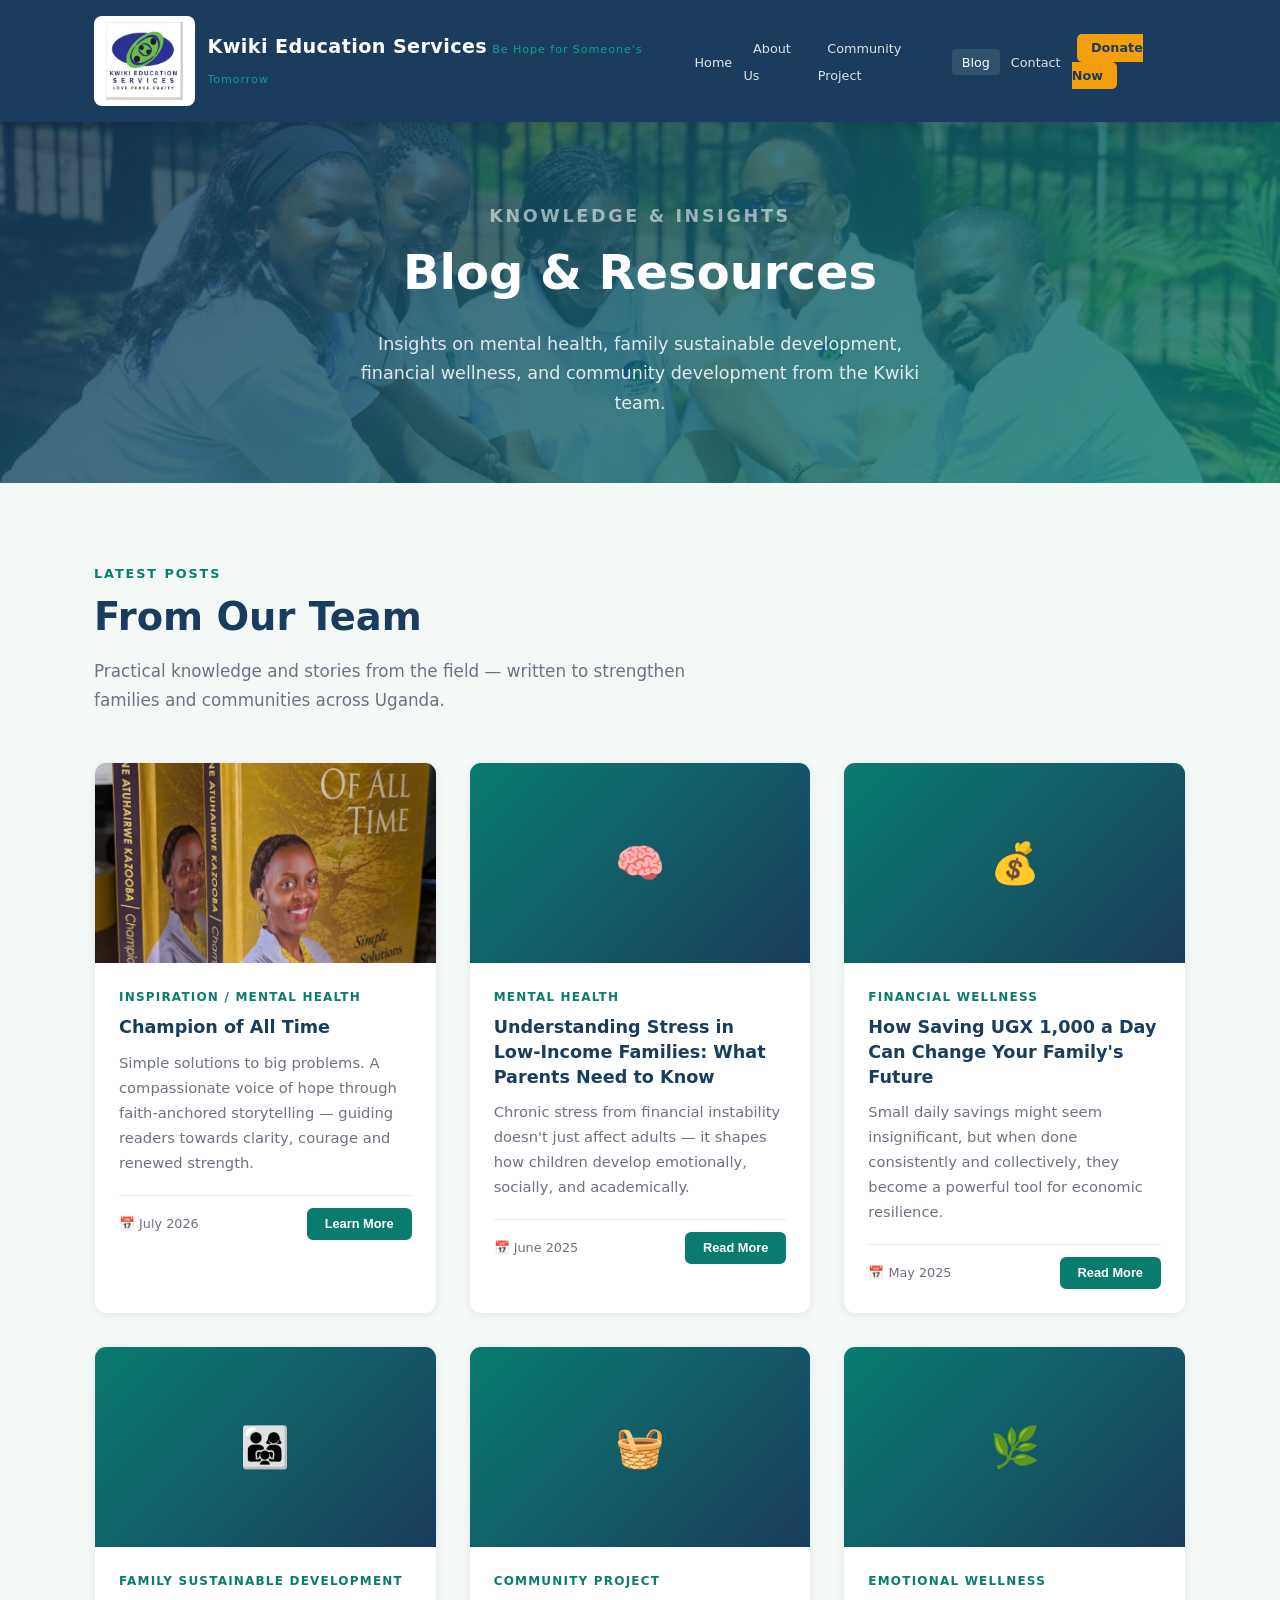
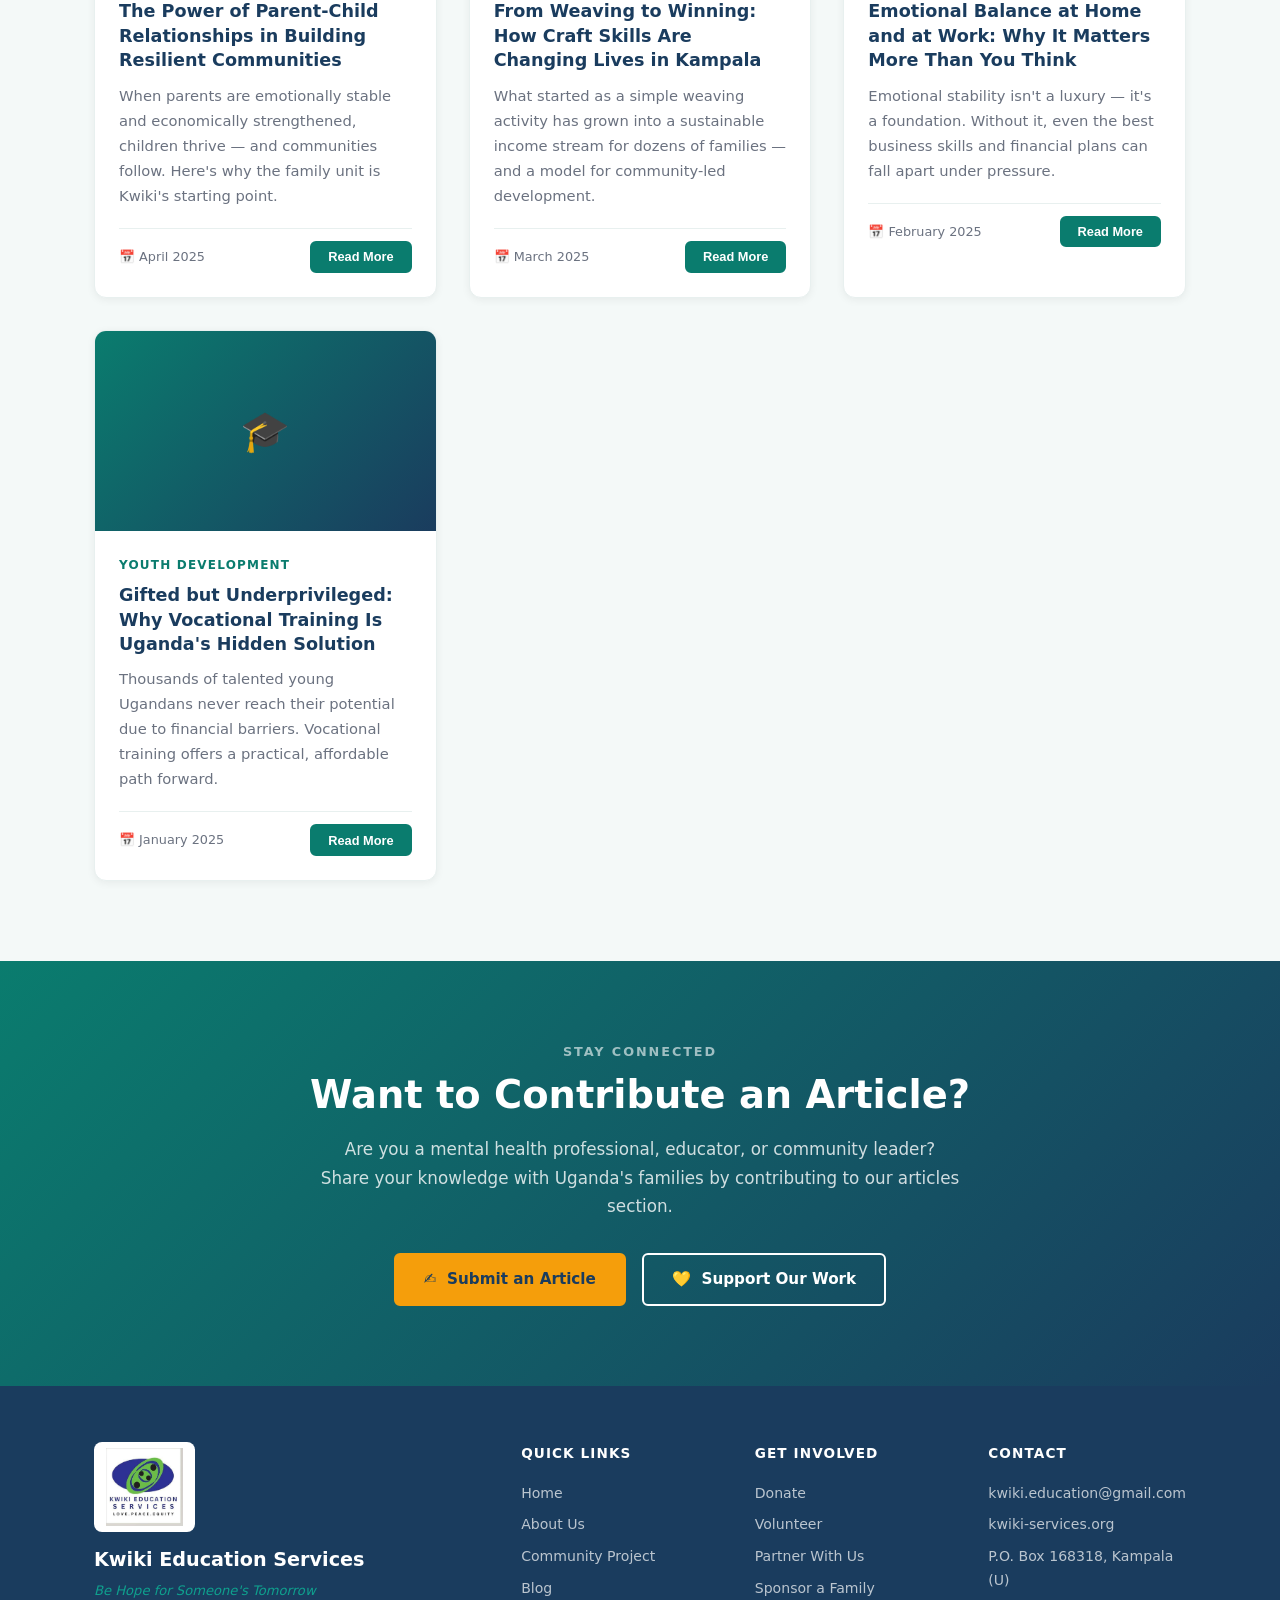
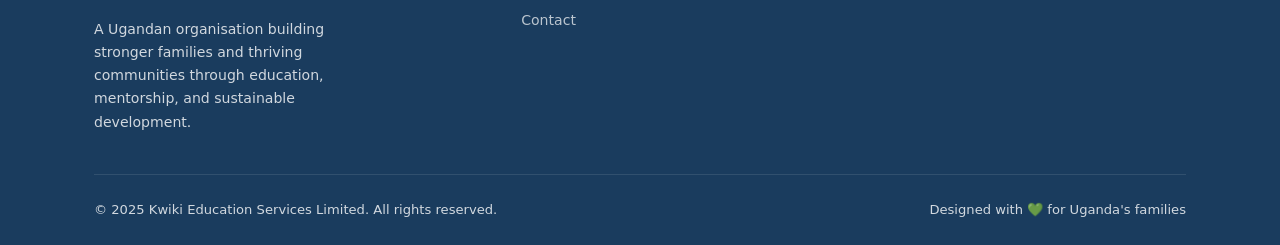
<file: articles.html>
<!DOCTYPE html> <html lang="en"> <head> <meta charset="UTF-8" /> <meta name="viewport" content="width=device-width, initial-scale=1.0" /> <meta name="robots" content="noindex, follow" /> <meta name="description" content="Blog and insights from Kwiki Education Services — mental health, family sustainable development, and community development in Uganda." /> <title>Blog | Kwiki Education Services</title><link rel="icon" href="logo1.jpeg" type="image/jpeg" /> <link rel="stylesheet" href="style.css?v=3" /> <style> .articles-grid { display: grid; grid-template-columns: repeat(auto-fit, minmax(320px, 1fr)); gap: 2rem; margin-top: 3rem; } .article-card { background: var(--white); border-radius: 12px; overflow: hidden; border: 1px solid var(--light-gray); box-shadow: 0 2px 8px rgba(0,0,0,0.06); transition: transform 0.2s, box-shadow 0.2s; } .article-card:hover { transform: translateY(-4px); box-shadow: 0 12px 30px rgba(10,124,110,0.12); } .article-img { width: 100%; height: 200px; object-fit: cover; background: linear-gradient(135deg, var(--teal), var(--navy)); display: flex; align-items: center; justify-content: center; color: white; font-size: 2.5rem; } .article-body { padding: 1.5rem; } .article-category { font-size: 0.75rem; font-weight: 700; text-transform: uppercase; letter-spacing: 0.1em; color: var(--teal); margin-bottom: 0.5rem; } .article-title { font-size: 1.1rem; font-weight: 700; color: var(--navy); margin-bottom: 0.6rem; line-height: 1.4; } .article-excerpt { font-size: 0.92rem; color: var(--gray); margin-bottom: 1.25rem; } .article-meta { display: flex; align-items: center; justify-content: space-between; font-size: 0.8rem; color: var(--gray); border-top: 1px solid var(--light-gray); padding-top: 0.75rem; } .article-date { font-size: 0.8rem; color: var(--gray); } /* Full Article Modal */ .modal-overlay { display: none; position: fixed; inset: 0; background: rgba(0,0,0,0.6); z-index: 2000; overflow-y: auto; padding: 2rem 1rem; } .modal-overlay.open { display: flex; align-items: flex-start; justify-content: center; } .modal { background: var(--white); border-radius: 12px; max-width: 720px; width: 100%; padding: 2.5rem; position: relative; margin: auto; } .modal-close { position: absolute; top: 1rem; right: 1.25rem; background: none; border: none; font-size: 1.5rem; cursor: pointer; color: var(--gray); } .modal-category { font-size: 0.75rem; font-weight: 700; text-transform: uppercase; letter-spacing: 0.1em; color: var(--teal); margin-bottom: 0.5rem; } .modal h2 { font-size: 1.6rem; font-weight: 800; color: var(--navy); margin-bottom: 0.5rem; line-height: 1.3; } .modal-meta { font-size: 0.82rem; color: var(--gray); margin-bottom: 1.5rem; padding-bottom: 1rem; border-bottom: 1px solid var(--light-gray); } .modal-content p { font-size: 0.97rem; color: var(--text); margin-bottom: 1rem; line-height: 1.8; } </style> <meta property="og:title" content="Blog | Kwiki Education Services" />
<meta property="og:description" content="Blog and insights from Kwiki Education Services - mental health, family sustainable development, and community development in Uganda." />
<meta property="og:image" content="https://www.kwiki-services.org/logo1.jpeg" />
<meta property="og:image:width" content="434" />
<meta property="og:image:height" content="437" />
<meta property="og:type" content="website" />
<meta property="og:url" content="https://www.kwiki-services.org/articles.html" />
<meta name="twitter:card" content="summary" />
<meta name="twitter:title" content="Blog | Kwiki Education Services" />
<meta name="twitter:description" content="Blog and insights from Kwiki Education Services - mental health, family sustainable development, and community development in Uganda." />
<meta name="twitter:image" content="https://www.kwiki-services.org/logo1.jpeg" /><script type="application/ld+json">{"@context":"https://schema.org","@type":"Organization","name":"Kwiki Education Services","url":"https://www.kwiki-services.org","logo":"https://www.kwiki-services.org/logo1.jpeg","description":"Strengthening families and communities in Uganda through mental health support, skills training, and financial literacy programs.","email":"kwiki.education@gmail.com","slogan":"Be Hope for Someone's Tomorrow","location":{"@type":"Place","address":{"@type":"PostalAddress","addressCountry":"UG"}}}</script><link rel="sitemap" type="application/xml" title="Sitemap" href="https://www.kwiki-services.org/sitemap.xml" /></head> <body> <nav class="navbar"> <div class="container"> <a href="index.html" class="nav-brand"> <img src="logo1.jpeg" alt="Kwiki Education Services" class="nav-logo" fetchpriority="high" /> <div> <span class="org-name">Kwiki Education Services</span> <span class="org-slogan">Be Hope for Someone's Tomorrow</span> </div> </a> <button class="nav-toggle" aria-label="Toggle menu" onclick="document.querySelector('.nav-links').classList.toggle('open')"> <span></span><span></span><span></span> </button> <ul class="nav-links"> <li><a href="index.html">Home</a></li> <li><a href="about.html">About Us</a></li> <li><a href="kampala.html">Community Project</a></li> <li><a href="articles.html" class="active">Blog</a></li> <li><a href="contact.html">Contact</a></li> <li><a href="donations.html" class="btn-donate">Donate Now</a></li> </ul> </div> </nav> <section class="page-hero"> <div class="container"> <p class="section-label" style="color: rgba(255,255,255,0.65);">Knowledge & Insights</p> <h1>Blog & Resources</h1> <p>Insights on mental health, family sustainable development, financial wellness, and community development from the Kwiki team.</p> </div> </section> <section style="background: var(--off-white); padding: 5rem 0;"> <div class="container"> <p class="section-label">Latest Posts</p> <h2 class="section-title">From Our Team</h2> <p class="section-subtitle">Practical knowledge and stories from the field — written to strengthen families and communities across Uganda.</p> <div class="articles-grid"> <div class="article-card"> <img class="article-img" src="book1.jpeg" alt="Champion of All Time" style="object-fit:cover;" /> <div class="article-body"> <p class="article-category">Inspiration / Mental Health</p> <h3 class="article-title">Champion of All Time</h3> <p class="article-excerpt">Simple solutions to big problems. A compassionate voice of hope through faith-anchored storytelling — guiding readers towards clarity, courage and renewed strength.</p> <div class="article-meta"> <span class="article-date">📅 July 2026</span> <button class="btn btn-teal" style="font-size:0.8rem; padding:0.4rem 1rem;" onclick="openModal('modal-book')">Learn More</button> </div> </div> </div> <div class="article-card"> <div class="article-img">🧠</div> <div class="article-body"> <p class="article-category">Mental Health</p> <h3 class="article-title">Understanding Stress in Low-Income Families: What Parents Need to Know</h3> <p class="article-excerpt">Chronic stress from financial instability doesn't just affect adults — it shapes how children develop emotionally, socially, and academically.</p> <div class="article-meta"> <span class="article-date">📅 June 2025</span> <button class="btn btn-teal" style="font-size:0.8rem; padding:0.4rem 1rem;" onclick="openModal('modal1')">Read More</button> </div> </div> </div> <div class="article-card"> <div class="article-img">💰</div> <div class="article-body"> <p class="article-category">Financial Wellness</p> <h3 class="article-title">How Saving UGX 1,000 a Day Can Change Your Family's Future</h3> <p class="article-excerpt">Small daily savings might seem insignificant, but when done consistently and collectively, they become a powerful tool for economic resilience.</p> <div class="article-meta"> <span class="article-date">📅 May 2025</span> <button class="btn btn-teal" style="font-size:0.8rem; padding:0.4rem 1rem;" onclick="openModal('modal2')">Read More</button> </div> </div> </div> <div class="article-card"> <div class="article-img">👨‍👩‍👧</div> <div class="article-body"> <p class="article-category">Family sustainable development</p> <h3 class="article-title">The Power of Parent-Child Relationships in Building Resilient Communities</h3> <p class="article-excerpt">When parents are emotionally stable and economically strengthened, children thrive — and communities follow. Here's why the family unit is Kwiki's starting point.</p> <div class="article-meta"> <span class="article-date">📅 April 2025</span> <button class="btn btn-teal" style="font-size:0.8rem; padding:0.4rem 1rem;" onclick="openModal('modal3')">Read More</button> </div> </div> </div> <div class="article-card"> <div class="article-img">🧺</div> <div class="article-body"> <p class="article-category">Community Project</p> <h3 class="article-title">From Weaving to Winning: How Craft Skills Are Changing Lives in Kampala</h3> <p class="article-excerpt">What started as a simple weaving activity has grown into a sustainable income stream for dozens of families — and a model for community-led development.</p> <div class="article-meta"> <span class="article-date">📅 March 2025</span> <button class="btn btn-teal" style="font-size:0.8rem; padding:0.4rem 1rem;" onclick="openModal('modal4')">Read More</button> </div> </div> </div> <div class="article-card"> <div class="article-img">🌿</div> <div class="article-body"> <p class="article-category">Emotional Wellness</p> <h3 class="article-title">Emotional Balance at Home and at Work: Why It Matters More Than You Think</h3> <p class="article-excerpt">Emotional stability isn't a luxury — it's a foundation. Without it, even the best business skills and financial plans can fall apart under pressure.</p> <div class="article-meta"> <span class="article-date">📅 February 2025</span> <button class="btn btn-teal" style="font-size:0.8rem; padding:0.4rem 1rem;" onclick="openModal('modal5')">Read More</button> </div> </div> </div> <div class="article-card"> <div class="article-img">🎓</div> <div class="article-body"> <p class="article-category">Youth Development</p> <h3 class="article-title">Gifted but Underprivileged: Why Vocational Training Is Uganda's Hidden Solution</h3> <p class="article-excerpt">Thousands of talented young Ugandans never reach their potential due to financial barriers. Vocational training offers a practical, affordable path forward.</p> <div class="article-meta"> <span class="article-date">📅 January 2025</span> <button class="btn btn-teal" style="font-size:0.8rem; padding:0.4rem 1rem;" onclick="openModal('modal6')">Read More</button> </div> </div> </div> </div> </div> </section> <div class="modal-overlay" id="modal1"> <div class="modal"> <button class="modal-close" onclick="closeModal('modal1')">✕</button> <p class="modal-category">Mental Health</p> <h2>Understanding Stress in Low-Income Families: What Parents Need to Know</h2> <p class="modal-meta">📅 June 2025 &nbsp;·&nbsp; Kwiki Education Services</p> <div class="modal-content"> <p>Chronic stress is one of the most invisible yet damaging forces affecting families in Uganda today. When income is unstable and basic needs feel uncertain, the body and mind remain in a constant state of alert — making it nearly impossible for parents to show up fully for their children.</p> <p>Research shows that children raised in high-stress households are more likely to struggle with emotional regulation, academic performance, and social relationships. The stress doesn't stay with the parent — it transfers, subtly and silently, to the next generation.</p> <p>At Kwiki Education Services, our fieldwork confirms this pattern repeatedly. Parents tell us they love their children deeply but feel overwhelmed, short-tempered, and hopeless. This isn't a failure of character — it's a natural response to extraordinary pressure.</p> <p>The solution begins with acknowledgment. When families are given space to name what they're feeling — and tools to manage it — transformation begins. Our mentorship and psychosocial support programs create exactly that space, helping parents move from survival mode to stability.</p> <p>If you recognise these signs in yourself or your community, know that help is available. Reach out to Kwiki Education Services today.</p> </div> </div> </div> <div class="modal-overlay" id="modal2"> <div class="modal"> <button class="modal-close" onclick="closeModal('modal2')">✕</button> <p class="modal-category">Financial Wellness</p> <h2>How Saving UGX 1,000 a Day Can Change Your Family's Future</h2> <p class="modal-meta">📅 May 2025 &nbsp;·&nbsp; Kwiki Education Services</p> <div class="modal-content"> <p>UGX 1,000 a day doesn't sound like much. But over 365 days, that's UGX 365,000 — enough to cover school fees, start a small business, or handle an emergency without going into debt.</p> <p>This simple truth is at the heart of our Financial Stability Training in the Community Project. We teach participants not just to save, but to save with purpose — setting goals, tracking progress, and celebrating milestones together as a group.</p> <p>The power multiplies when done collectively. When 20 families each save UGX 5,000 a day, that's UGX 36.5 million a year — a pool large enough to fund business expansions, equipment purchases, and even school scholarships.</p> <p>Financial literacy isn't about having more money. It's about making better decisions with what you have. And those decisions, made consistently over time, create the foundation for lasting change.</p> </div> </div> </div> <div class="modal-overlay" id="modal3"> <div class="modal"> <button class="modal-close" onclick="closeModal('modal3')">✕</button> <p class="modal-category">Family sustainable development</p> <h2>The Power of Parent-Child Relationships in Building Resilient Communities</h2> <p class="modal-meta">📅 April 2025 &nbsp;·&nbsp; Kwiki Education Services</p> <div class="modal-content"> <p>Every thriving community begins with a thriving family. And every thriving family begins with a strong parent-child relationship — one built on trust, communication, and consistent presence.</p> <p>At Kwiki, we believe that when we strengthen the bond between parent and child, we strengthen everything downstream: school performance, mental health, community engagement, and economic productivity.</p> <p>Our programs deliberately target both parents and children together — not separately — because healing and growth happen faster when families work as a unit. We facilitate workshops where parents learn to listen, children learn to express, and both learn to trust again.</p> <p>The results speak for themselves. Families who participate in our programs report less conflict, more open communication, and a renewed sense of hope for the future.</p> </div> </div> </div> <div class="modal-overlay" id="modal4"> <div class="modal"> <button class="modal-close" onclick="closeModal('modal4')">✕</button> <p class="modal-category">Community Project</p> <h2>From Weaving to Winning: How Craft Skills Are Changing Lives in Kampala</h2> <p class="modal-meta">📅 March 2025 &nbsp;·&nbsp; Kwiki Education Services</p> <div class="modal-content"> <p>When we introduced hands-on weaving to our Community Project participants, we weren't just teaching a skill — we were planting a seed of economic independence.</p> <p>Today, participants produce beautifully crafted bags and baskets that are sold at major events and used as gift items at community celebrations. The income generated goes directly to families, with a particular focus on keeping children in school.</p> <p>What makes this model powerful is its sustainability. Unlike one-time donations, a learned skill stays with a person for life. As participants practice more, their output improves, their income grows, and their confidence soars.</p> <p>Several participants have now expanded beyond the group, selling independently and even training others. This is the multiplier effect of skills-based sustainable development — and it's exactly what Uganda's communities need.</p> </div> </div> </div> <div class="modal-overlay" id="modal5"> <div class="modal"> <button class="modal-close" onclick="closeModal('modal5')">✕</button> <p class="modal-category">Emotional Wellness</p> <h2>Emotional Balance at Home and at Work: Why It Matters More Than You Think</h2> <p class="modal-meta">📅 February 2025 &nbsp;·&nbsp; Kwiki Education Services</p> <div class="modal-content"> <p>You can have the best business plan in the world, but if you cannot manage your emotions under pressure, that plan will collapse. This is a truth that many financial sustainable development programs overlook — but not Kwiki.</p> <p>Our Emotional Wellness training addresses the internal landscape of our participants: how they handle frustration, disagreement, customer complaints, family tension, and personal failure.</p> <p>We teach practical tools — breathing techniques, conflict resolution frameworks, and communication strategies — that participants can apply immediately in their homes and businesses.</p> <p>The feedback has been overwhelming. Participants report better relationships with their spouses, children, customers, and neighbours. They feel more in control, more confident, and more capable of handling life's inevitable challenges.</p> <p>Emotional balance is not soft — it is strategic. It is the foundation on which everything else is built.</p> </div> </div> </div> <div class="modal-overlay" id="modal6"> <div class="modal"> <button class="modal-close" onclick="closeModal('modal6')">✕</button> <p class="modal-category">Youth Development</p> <h2>Gifted but Underprivileged: Why Vocational Training Is Uganda's Hidden Solution</h2> <p class="modal-meta">📅 January 2025 &nbsp;·&nbsp; Kwiki Education Services</p> <div class="modal-content"> <p>Uganda has no shortage of talented young people. What it has a shortage of is opportunity — particularly for those whose families cannot afford university or even secondary school completion.</p> <p>Vocational training bridges this gap. A young person who learns plumbing, tailoring, electrical work, or computer repair has a marketable skill that can generate income within months — not years.</p> <p>At Kwiki, we identify gifted but underprivileged youth and connect them with vocational schools through partnerships with sponsors and community organisations. We don't just pay fees — we walk alongside these young people, providing mentorship and emotional support throughout their training.</p> <p>The results are life-changing. Young people who once felt invisible now have a trade, an income, and a sense of dignity. And that dignity ripples outward — into their families, their communities, and Uganda's future.</p> <p>If you would like to sponsor a youth through vocational training, please visit our donations page or contact us directly.</p> </div> </div> </div> <div class="modal-overlay" id="modal-book"> <div class="modal"> <button class="modal-close" onclick="closeModal('modal-book')">?</button> <p class="modal-category">Inspiration / Mental Health</p> <h2>Champion of All Time</h2> <p class="modal-meta">By Caroline Atuhairwe Kazooba &nbsp;|&nbsp; Kwiki Education Services</p> <div class="modal-content-book"> <div><img src="book1.jpeg" alt="Champion of All Time - Front" style="width:100%; border-radius:8px; box-shadow:0 4px 12px rgba(0,0,0,0.1);" /> <img src="book2.jpeg" alt="Champion of All Time - Back" style="width:100%; border-radius:8px; box-shadow:0 4px 12px rgba(0,0,0,0.1); margin-top:1rem;" /></div> <div><p><strong>Simple Solutions To Big Problems</strong></p> <p>In a world weighed down by uncertainty, this book offers a compassionate voice of hope. Through faith-anchored storytelling and heartfelt reflection, it speaks to the struggles we all face: loneliness, fear and doubt — but most importantly it shows how healing and restoration can be attained.</p> <p>Each chapter is a gentle companion, guiding readers towards clarity, courage and renewed strength. Whether you are navigating personal challenges, seeking encouragement or simply longing for words that uplift, this book reminds you that peace and purpose are within reach.</p> <p style="margin-top:1rem;"><strong>About the Author</strong><br />Caroline Atuhairwe Kazooba is a writer shaped by lived experience with a deep compassion for wounded hearts. Her work flows from a desire to help people find emotional strength, restore connection and rediscover hope amid life's unseen battles.</p> <p style="margin-top:0.5rem;"><strong>General | Mental Health | Inspiration</strong></p> <p>ISBN: 9789970 243501</p> <p style="font-size:1.3rem; font-weight:900; color:var(--accent);">UGX 50,000 <span style="font-size:0.85rem; font-weight:400; color:var(--gray);">(~$14 USD)</span></p> <p style="font-size:0.9rem; color:var(--gray);">Every purchase supports Kwiki Education Services. <a href="https://www.amazon.com/dp/B0H8XW1Q2B" target="_blank" rel="noopener" style="color:var(--teal); font-weight:600;">Order your copy today on Amazon</a></p> <p>Email: <a href="mailto:kwiki.education@gmail.com" style="color:var(--teal);">kwiki.education@gmail.com</a><br />Tel: +256 782 496 314 | +256 701 496 314</p></div> </div> </div> </div> <section class="donate-cta"> <div class="container"> <p class="section-label" style="color: rgba(255,255,255,0.6);">Stay Connected</p> <h2 class="section-title">Want to Contribute an Article?</h2> <p class="section-subtitle">Are you a mental health professional, educator, or community leader? Share your knowledge with Uganda's families by contributing to our articles section.</p> <div class="donate-options"> <a href="contact.html" class="btn btn-primary">✍️ &nbsp;Submit an Article</a> <a href="donations.html" class="btn btn-secondary">💛 &nbsp;Support Our Work</a> </div> </div> </section> <footer class="footer"> <div class="container"> <div class="footer-grid"> <div class="footer-brand"> <img loading="lazy" src="logo1.jpeg" alt="Kwiki Education Services" class="footer-logo" /> <p class="org-name">Kwiki Education Services</p> <p class="slogan">Be Hope for Someone's Tomorrow</p> <p>A Ugandan organisation building stronger families and thriving communities through education, mentorship, and sustainable development.</p> </div> <div class="footer-col"> <h4>Quick Links</h4> <a href="index.html">Home</a> <a href="about.html">About Us</a> <a href="kampala.html">Community Project</a> <a href="articles.html">Blog</a> <a href="contact.html">Contact</a> </div> <div class="footer-col"> <h4>Get Involved</h4> <a href="donations.html">Donate</a> <a href="contact.html">Volunteer</a> <a href="contact.html">Partner With Us</a> <a href="contact.html">Sponsor a Family</a> </div> <div class="footer-col"> <h4>Contact</h4> <a href="mailto:kwiki.education@gmail.com">kwiki.education@gmail.com</a> <a href="https://www.kwiki-services.org" target="_blank">kwiki-services.org</a> <a href="#">P.O. Box 168318, Kampala (U)</a> </div> </div> <div class="footer-bottom"> <span>© 2025 Kwiki Education Services Limited. All rights reserved.</span> <span>Designed with 💚 for Uganda's families</span> </div> </div> </footer> <script>function openModal(id) {
document.getElementById(id).classList.add('open');
document.body.style.overflow = 'hidden';
}
function closeModal(id) {
document.getElementById(id).classList.remove('open');
document.body.style.overflow = '';
}
document.querySelectorAll('.modal-overlay').forEach(overlay => {
overlay.addEventListener('click', function(e) {
if (e.target === this) {
this.classList.remove('open');
document.body.style.overflow = '';
}
});
});</script> </body> </html>
</file>
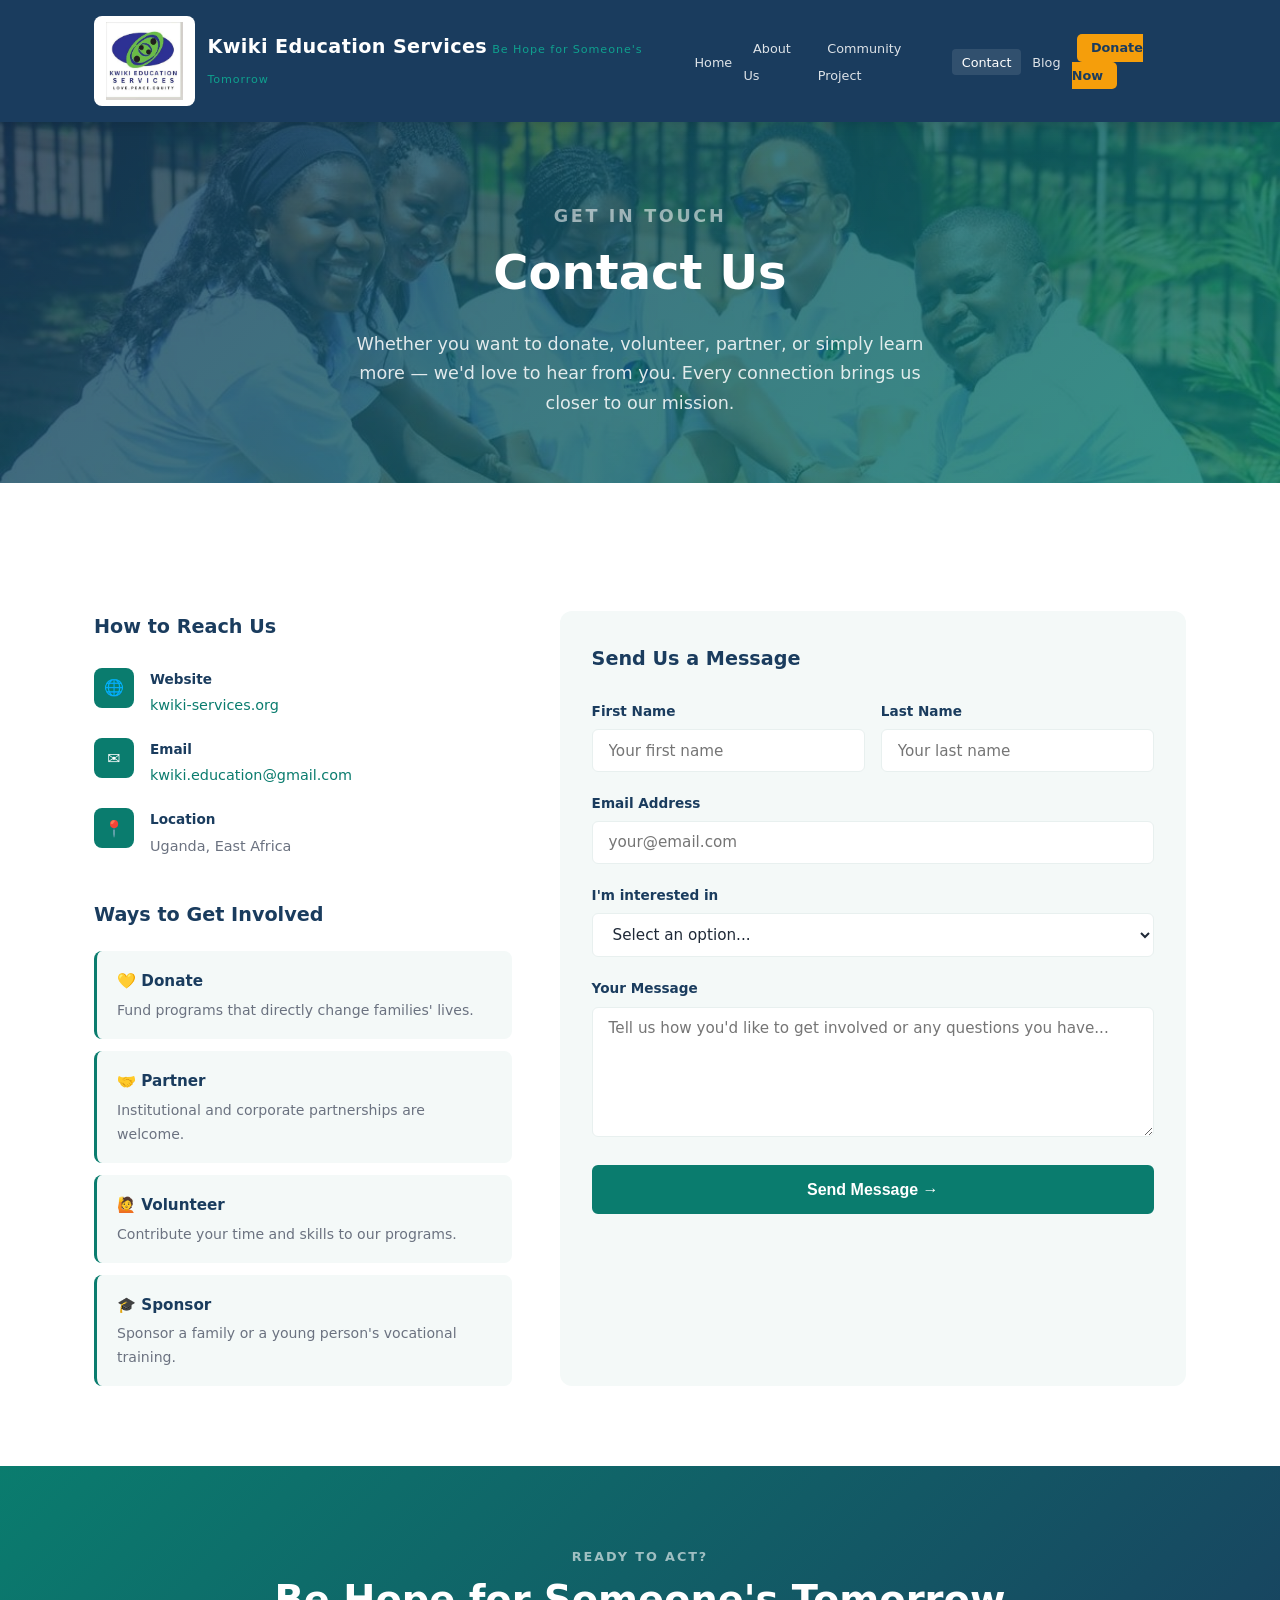
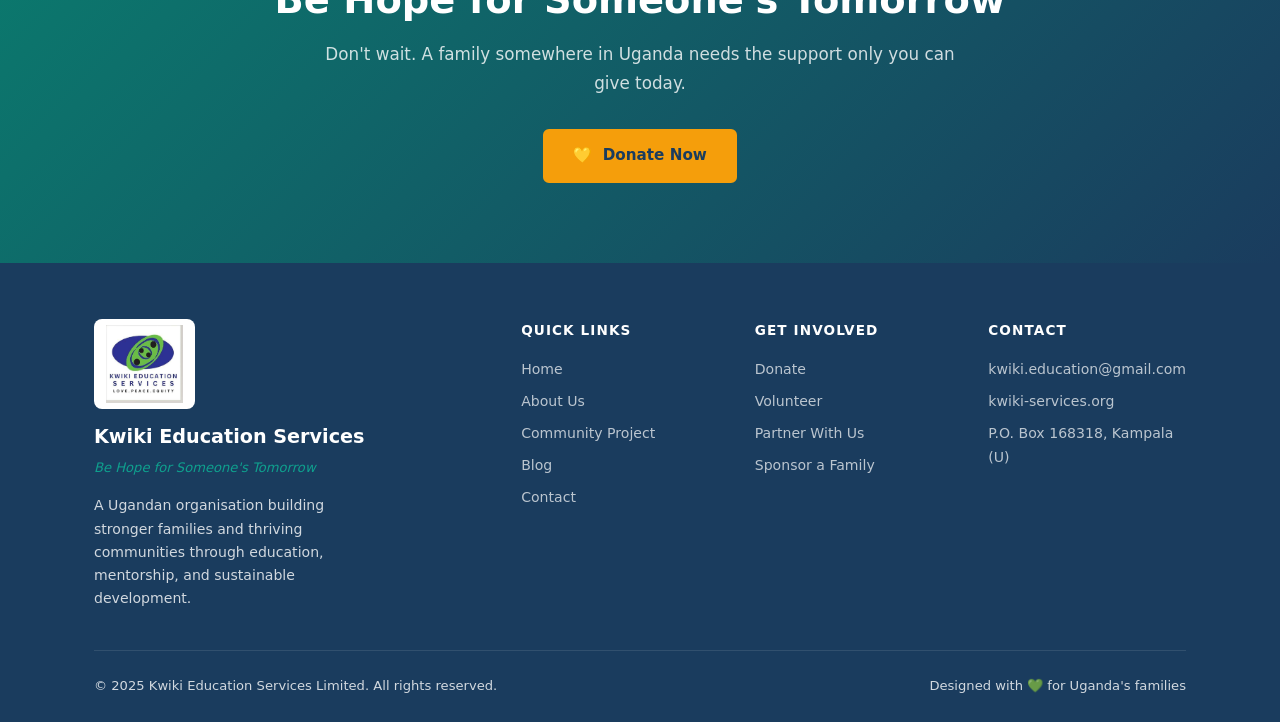
<file: contact.html>
<!DOCTYPE html> <html lang="en"> <head> <meta charset="UTF-8" /> <meta name="viewport" content="width=device-width, initial-scale=1.0" /> <meta name="robots" content="noindex, follow" /> <meta name="description" content="Contact Kwiki Education Services — reach out to donate, volunteer, partner, or learn more about our programs in Uganda." /> <title>Contact Us | Kwiki Education Services</title><link rel="icon" href="logo1.jpeg" type="image/jpeg" /> <link rel="stylesheet" href="style.css?v=3" /> <meta property="og:title" content="Contact Us | Kwiki Education Services" />
<meta property="og:description" content="Contact Kwiki Education Services - reach out to donate, volunteer, partner, or learn more about our programs in Uganda." />
<meta property="og:image" content="https://www.kwiki-services.org/logo1.jpeg" />
<meta property="og:image:width" content="434" />
<meta property="og:image:height" content="437" />
<meta property="og:type" content="website" />
<meta property="og:url" content="https://www.kwiki-services.org/contact.html" />
<meta name="twitter:card" content="summary" />
<meta name="twitter:title" content="Contact Us | Kwiki Education Services" />
<meta name="twitter:description" content="Contact Kwiki Education Services - reach out to donate, volunteer, partner, or learn more about our programs in Uganda." />
<meta name="twitter:image" content="https://www.kwiki-services.org/logo1.jpeg" /><script type="application/ld+json">{"@context":"https://schema.org","@type":"Organization","name":"Kwiki Education Services","url":"https://www.kwiki-services.org","logo":"https://www.kwiki-services.org/logo1.jpeg","description":"Strengthening families and communities in Uganda through mental health support, skills training, and financial literacy programs.","email":"kwiki.education@gmail.com","slogan":"Be Hope for Someone's Tomorrow","location":{"@type":"Place","address":{"@type":"PostalAddress","addressCountry":"UG"}}}</script><link rel="sitemap" type="application/xml" title="Sitemap" href="https://www.kwiki-services.org/sitemap.xml" /></head> <body> <nav class="navbar"> <div class="container"> <a href="index.html" class="nav-brand"> <img src="logo1.jpeg" alt="Kwiki Education Services" class="nav-logo" fetchpriority="high" /> <div> <span class="org-name">Kwiki Education Services</span> <span class="org-slogan">Be Hope for Someone's Tomorrow</span> </div> </a> <button class="nav-toggle" aria-label="Toggle menu" onclick="document.querySelector('.nav-links').classList.toggle('open')"> <span></span><span></span><span></span> </button> <ul class="nav-links"> <li><a href="index.html">Home</a></li> <li><a href="about.html">About Us</a></li> <li><a href="kampala.html">Community Project</a></li> <li><a href="contact.html" class="active">Contact</a></li> <li><a href="articles.html">Blog</a></li> <li><a href="donations.html" class="btn-donate">Donate Now</a></li> </ul> </div> </nav> <section class="page-hero"> <div class="container"> <p class="section-label" style="color: rgba(255,255,255,0.65);">Get in Touch</p> <h1>Contact Us</h1> <p>Whether you want to donate, volunteer, partner, or simply learn more — we'd love to hear from you. Every connection brings us closer to our mission.</p> </div> </section> <section class="contact-section"> <div class="container"> <div class="contact-grid"> <div class="contact-info"> <h3>How to Reach Us</h3> <div class="contact-item"> <div class="icon">🌐</div> <div> <strong>Website</strong> <span><a href="https://www.kwiki-services.org" target="_blank" style="color: var(--teal);">kwiki-services.org</a></span> </div> </div> <div class="contact-item"> <div class="icon">✉️</div> <div> <strong>Email</strong> <span><a href="mailto:kwiki.education@gmail.com" style="color: var(--teal);">kwiki.education@gmail.com</a></span> </div> </div> <div class="contact-item"> <div class="icon">📍</div> <div> <strong>Location</strong> <span>Uganda, East Africa</span> </div> </div> <div style="margin-top: 2.5rem;"> <h3 style="margin-bottom: 1.25rem;">Ways to Get Involved</h3> <div style="display: flex; flex-direction: column; gap: 0.75rem;"> <div style="background: var(--off-white); border-radius: 8px; padding: 1rem 1.25rem; border-left: 3px solid var(--teal);"> <strong style="color: var(--navy); font-size: 0.95rem;">💛 Donate</strong> <p style="font-size: 0.88rem; color: var(--gray); margin-top: 0.25rem;">Fund programs that directly change families' lives.</p> </div> <div style="background: var(--off-white); border-radius: 8px; padding: 1rem 1.25rem; border-left: 3px solid var(--teal);"> <strong style="color: var(--navy); font-size: 0.95rem;">🤝 Partner</strong> <p style="font-size: 0.88rem; color: var(--gray); margin-top: 0.25rem;">Institutional and corporate partnerships are welcome.</p> </div> <div style="background: var(--off-white); border-radius: 8px; padding: 1rem 1.25rem; border-left: 3px solid var(--teal);"> <strong style="color: var(--navy); font-size: 0.95rem;">🙋 Volunteer</strong> <p style="font-size: 0.88rem; color: var(--gray); margin-top: 0.25rem;">Contribute your time and skills to our programs.</p> </div> <div style="background: var(--off-white); border-radius: 8px; padding: 1rem 1.25rem; border-left: 3px solid var(--teal);"> <strong style="color: var(--navy); font-size: 0.95rem;">🎓 Sponsor</strong> <p style="font-size: 0.88rem; color: var(--gray); margin-top: 0.25rem;">Sponsor a family or a young person's vocational training.</p> </div> </div> </div> </div> <div id="contact-form" class="contact-form"> <h3 style="font-size: 1.2rem; font-weight: 700; color: var(--navy); margin-bottom: 1.5rem;">Send Us a Message</h3> <form action="https://api.web3forms.com/submit" method="POST"> <input type="hidden" name="access_key" value="9d9c39d4-76c1-49cc-866a-e80a74c4500d" /> <input type="hidden" name="redirect" value="https://www.kwiki-services.org/contact.html?sent=true#contact-form" /> <div class="form-row"> <div class="form-group"> <label for="first-name">First Name</label> <input type="text" id="first-name" name="first_name" placeholder="Your first name" required /> </div> <div class="form-group"> <label for="last-name">Last Name</label> <input type="text" id="last-name" name="last_name" placeholder="Your last name" required /> </div> </div> <div class="form-group"> <label for="email">Email Address</label> <input type="email" id="email" name="email" placeholder="your@email.com" required /> </div> <div class="form-group"> <label for="subject">I'm interested in</label> <select id="subject" name="subject"> <option value="">Select an option...</option> <option value="donate">Donating</option> <option value="volunteer">Volunteering</option> <option value="partner">Partnership / Sponsorship</option> <option value="programs">Learning About Programs</option> <option value="media">Media / Press Inquiry</option> <option value="other">Other</option> </select> </div> <div class="form-group"> <label for="message">Your Message</label> <textarea id="message" name="message" placeholder="Tell us how you'd like to get involved or any questions you have..." required></textarea> </div> <button type="submit" class="btn btn-teal" style="width: 100%; font-size: 1rem; padding: 0.85rem;">Send Message →</button> </form> </div> </div> </div> </section> <section class="donate-cta"> <div class="container"> <p class="section-label" style="color: rgba(255,255,255,0.6);">Ready to Act?</p> <h2 class="section-title">Be Hope for Someone's Tomorrow</h2> <p class="section-subtitle">Don't wait. A family somewhere in Uganda needs the support only you can give today.</p> <div class="donate-options"> <a href="donations.html" class="btn btn-primary">💛 &nbsp;Donate Now</a> </div> </div> </section> <footer class="footer"> <div class="container"> <div class="footer-grid"> <div class="footer-brand"> <img loading="lazy" src="logo1.jpeg" alt="Kwiki Education Services" class="footer-logo" /> <p class="org-name">Kwiki Education Services</p> <p class="slogan">Be Hope for Someone's Tomorrow</p> <p>A Ugandan organisation building stronger families and thriving communities through education, mentorship, and sustainable development.</p> </div> <div class="footer-col"> <h4>Quick Links</h4> <a href="index.html">Home</a> <a href="about.html">About Us</a> <a href="kampala.html">Community Project</a> <a href="articles.html">Blog</a> <a href="contact.html">Contact</a> </div> <div class="footer-col"> <h4>Get Involved</h4> <a href="donations.html">Donate</a> <a href="contact.html">Volunteer</a> <a href="contact.html">Partner With Us</a> <a href="contact.html">Sponsor a Family</a> </div> <div class="footer-col"> <h4>Contact</h4> <a href="mailto:kwiki.education@gmail.com">kwiki.education@gmail.com</a> <a href="https://www.kwiki-services.org" target="_blank">kwiki-services.org</a> <a href="#">P.O. Box 168318, Kampala (U)</a> </div> </div> <div class="footer-bottom"> <span>© 2025 Kwiki Education Services Limited. All rights reserved.</span> <span>Designed with 💚 for Uganda's families</span> </div> </div> </footer> <script>if (location.search.includes('sent=true')) {
const msg = document.createElement('div');
msg.style.cssText = 'background:var(--teal);color:white;padding:1rem 2rem;border-radius:8px;margin-bottom:1.5rem;font-weight:600;';
msg.textContent = 'Thank you! Your message has been sent. We will get back to you soon.';
document.getElementById('contact-form').prepend(msg);
setTimeout(() => msg.remove(), 6000);
}</script> </body> </html>
</file>
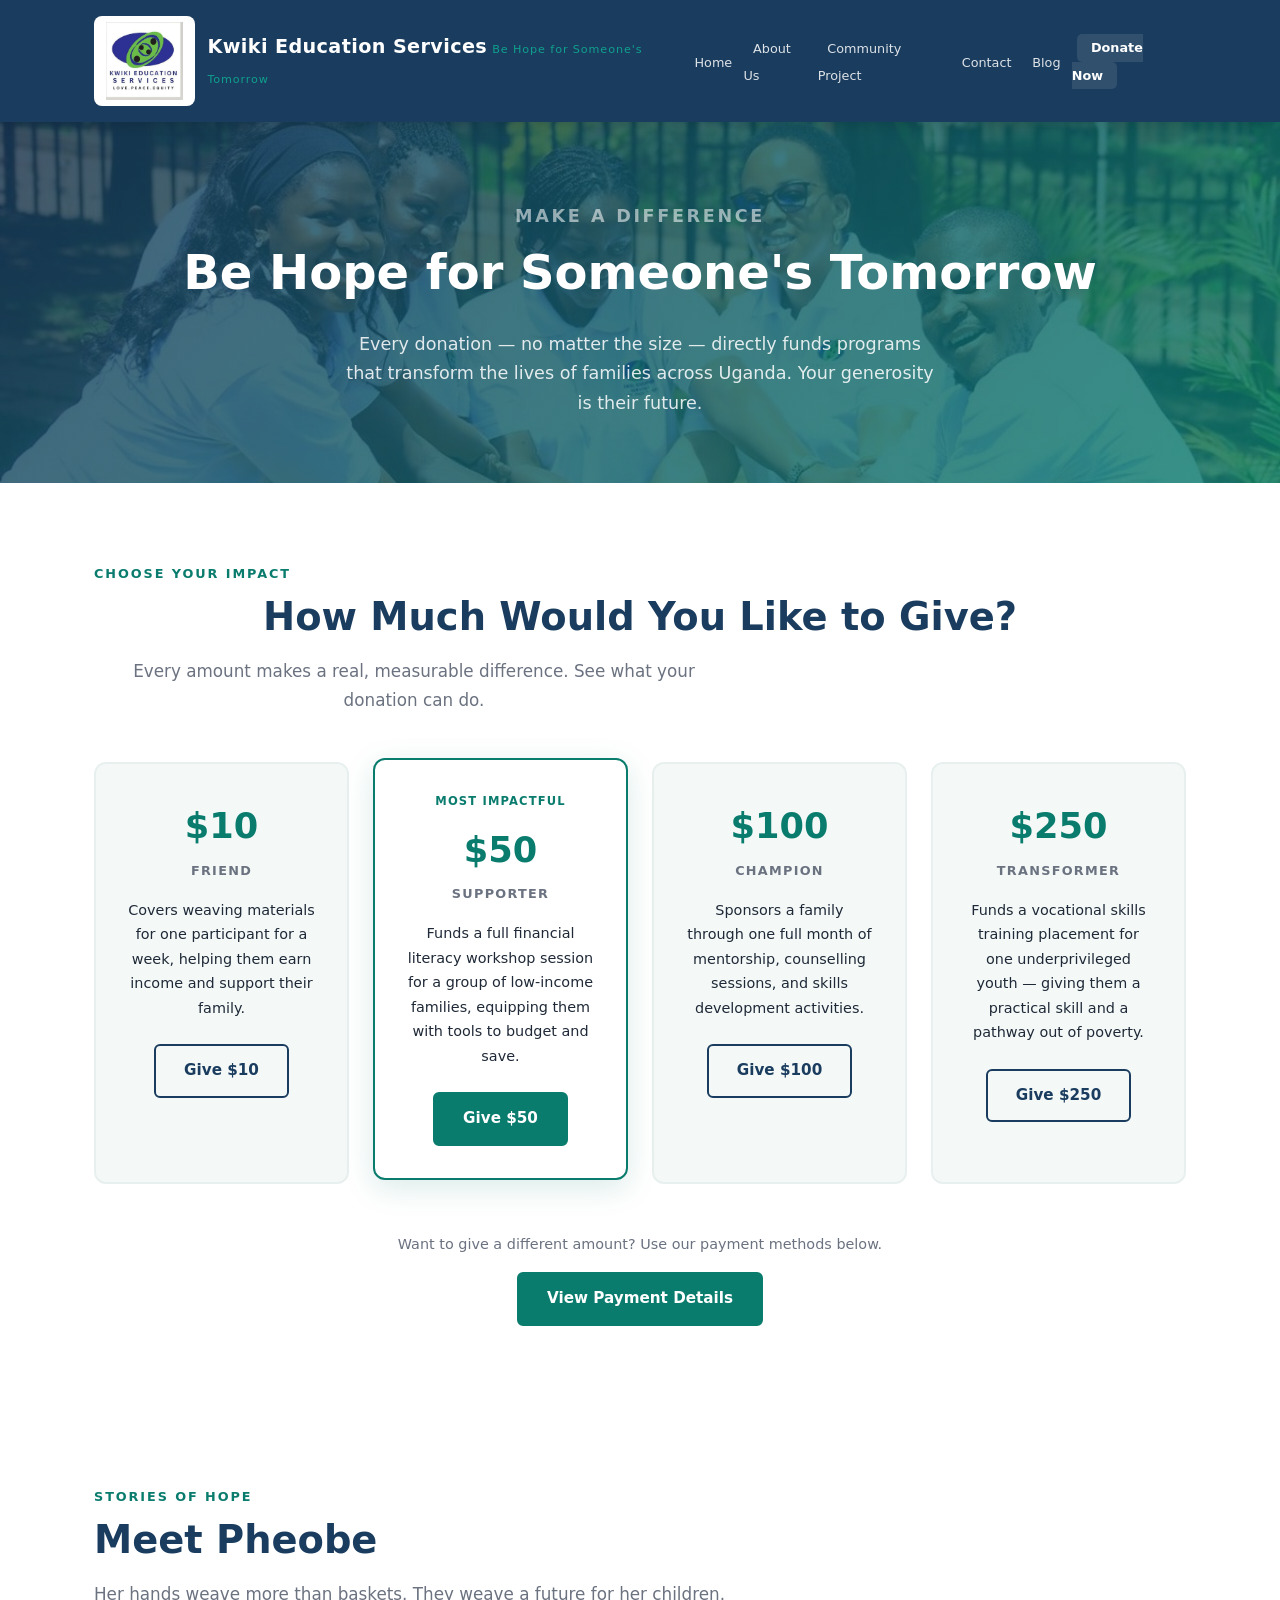
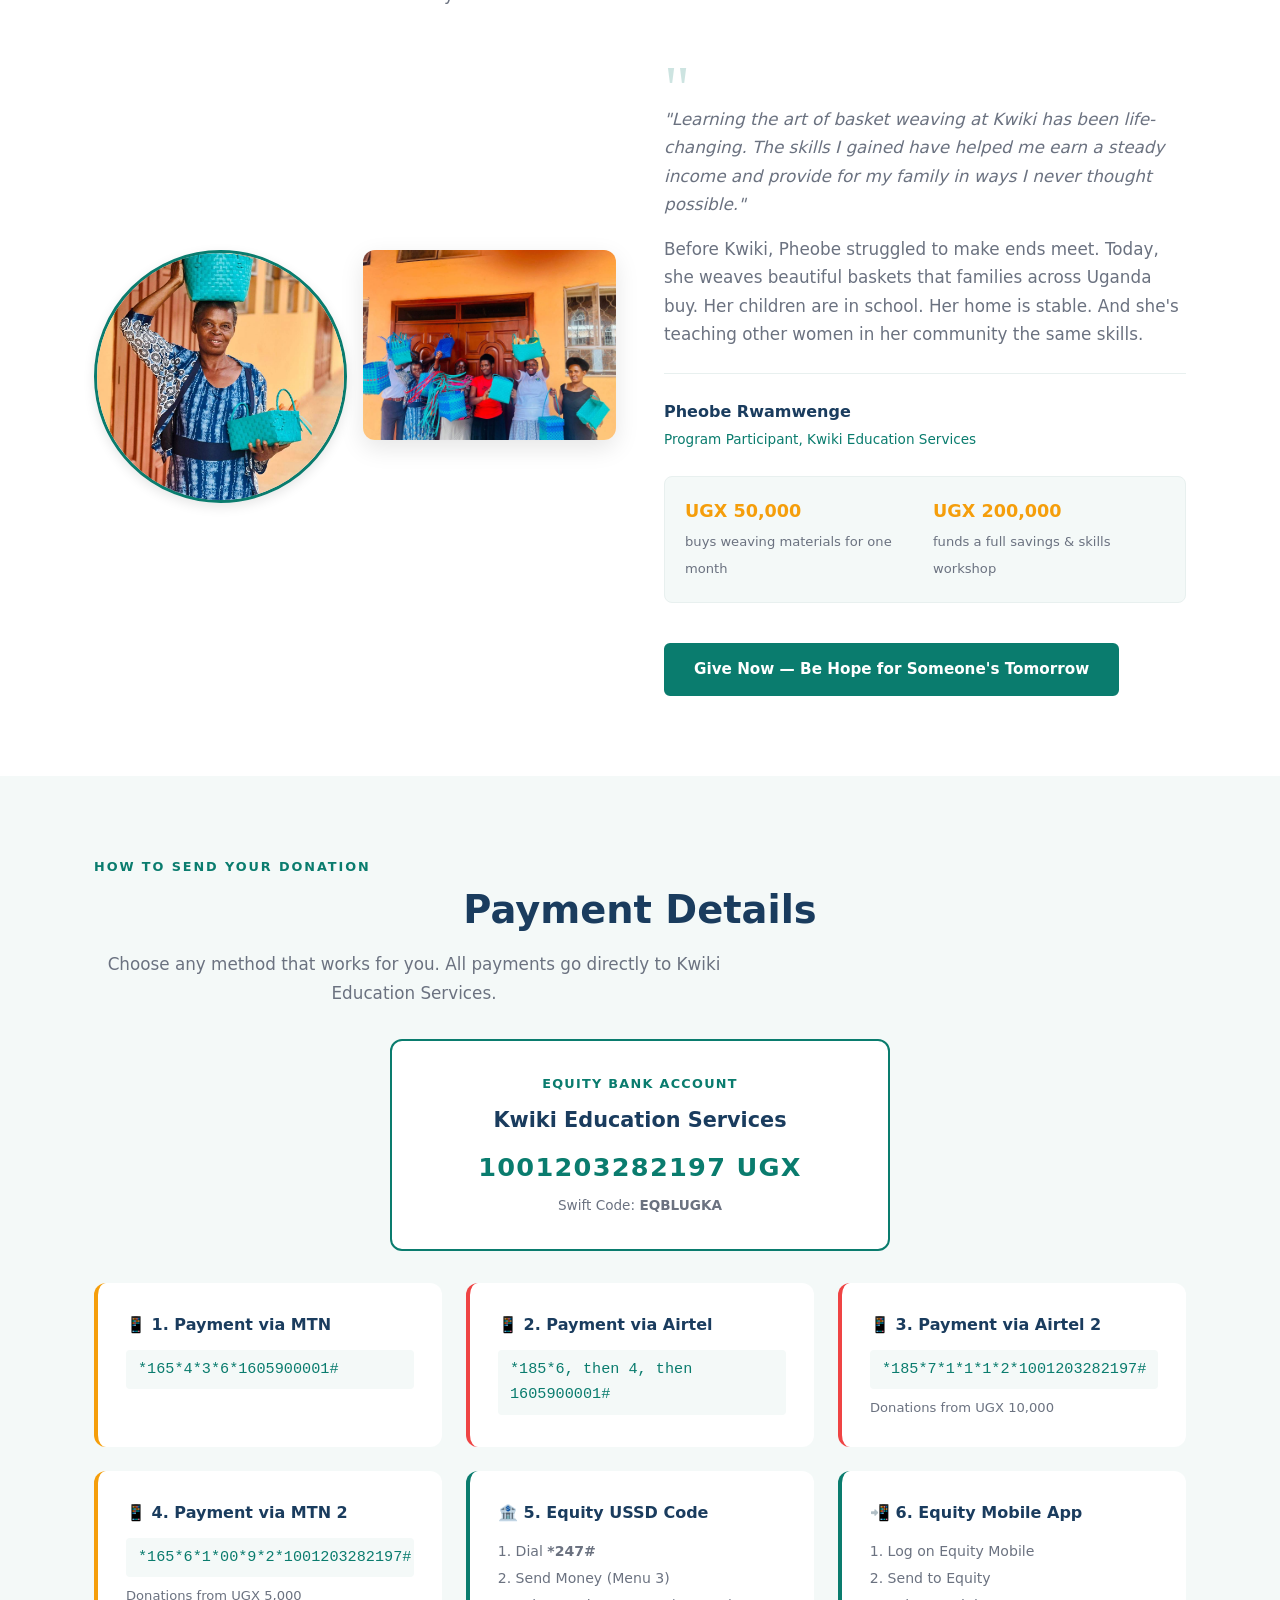
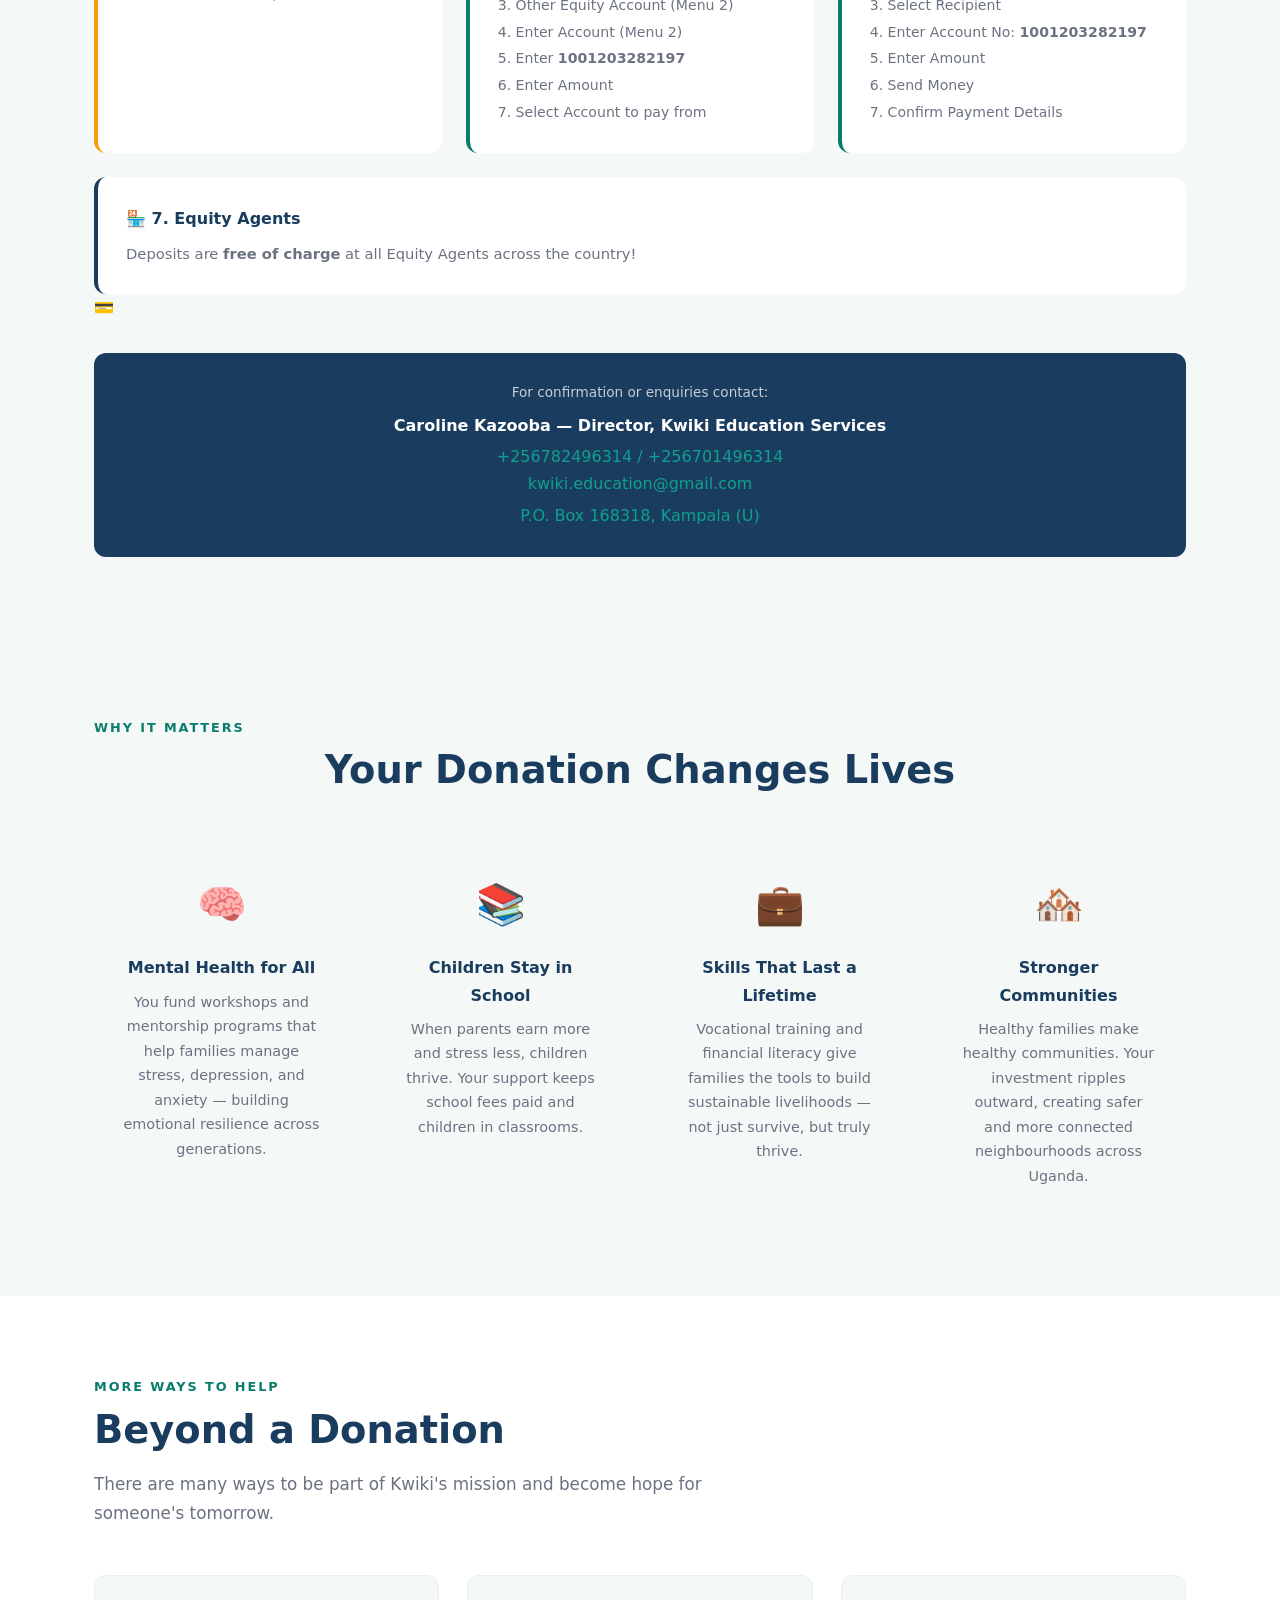
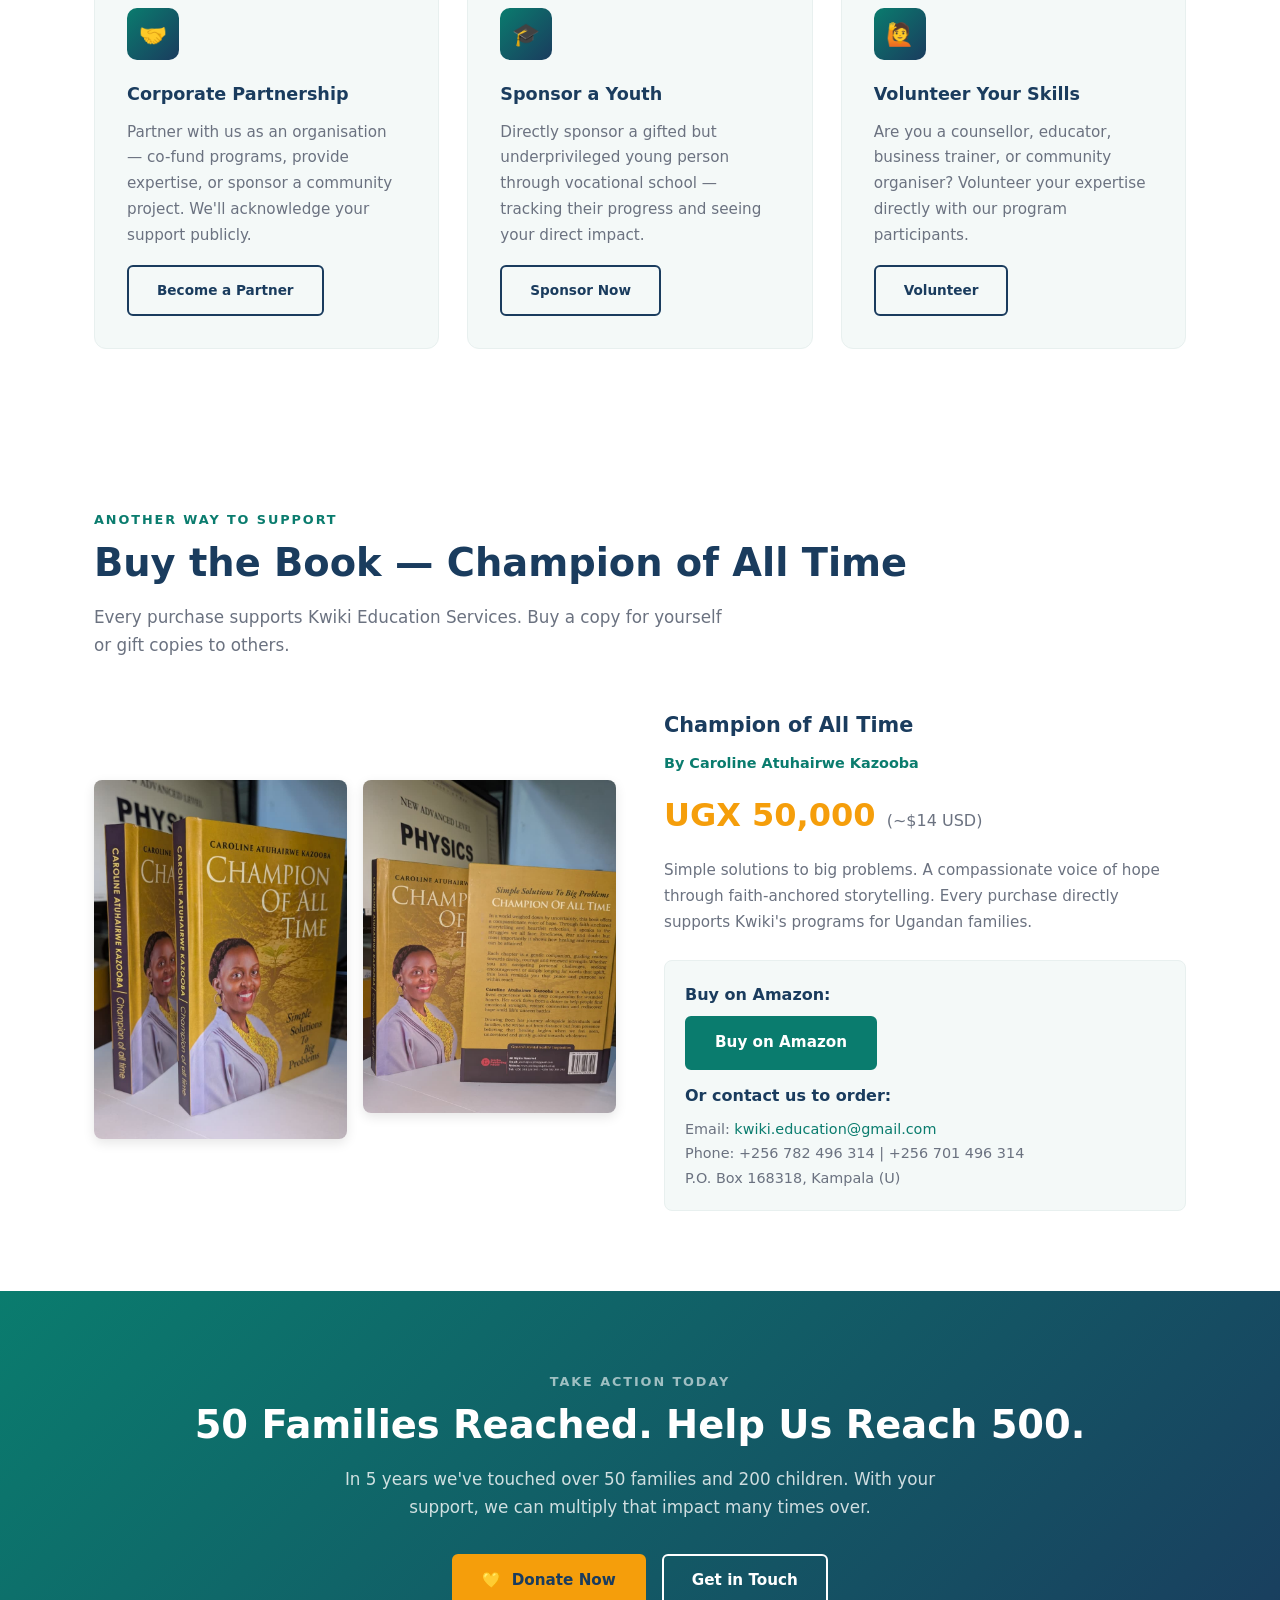
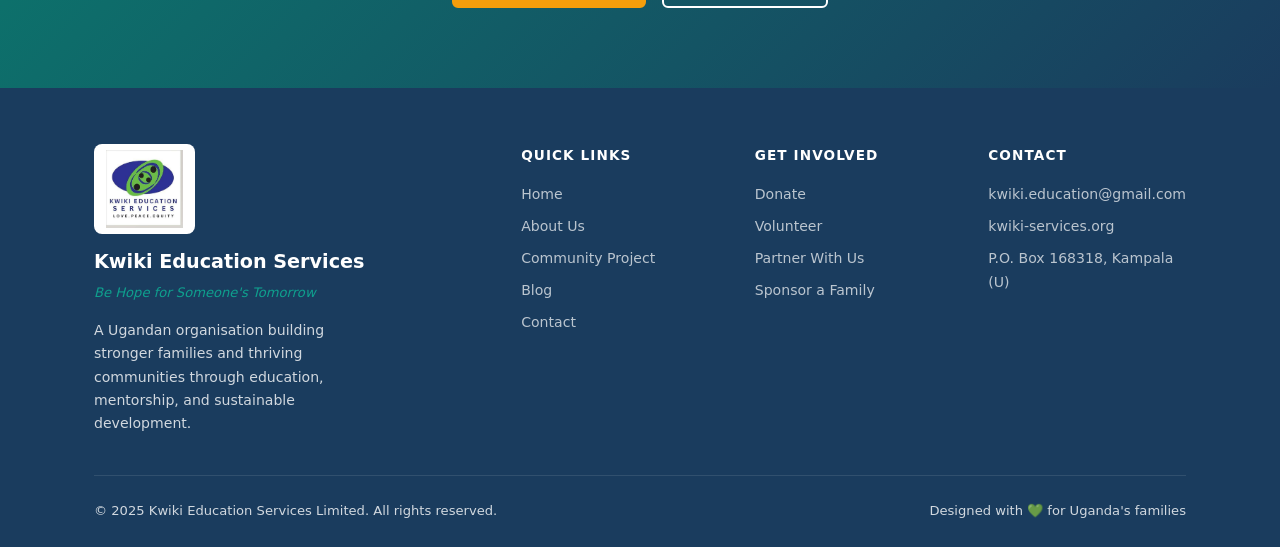
<file: donations.html>
<!DOCTYPE html> <html lang="en"> <head> <meta charset="UTF-8" /> <meta name="viewport" content="width=device-width, initial-scale=1.0" /> <meta name="robots" content="noindex, follow" /> <meta name="description" content="Donate to Kwiki Education Services and help strengthen Ugandan families through mental health support, skills training, and financial literacy programs." /> <title>Donate | Kwiki Education Services</title><link rel="icon" href="logo1.jpeg" type="image/jpeg" /> <link rel="stylesheet" href="style.css?v=3" /> <meta property="og:title" content="Donate | Kwiki Education Services" />
<meta property="og:description" content="Donate to Kwiki Education Services and help strengthen Ugandan families through mental health support, skills training, and financial literacy programs." />
<meta property="og:image" content="https://www.kwiki-services.org/logo1.jpeg" />
<meta property="og:image:width" content="434" />
<meta property="og:image:height" content="437" />
<meta property="og:type" content="website" />
<meta property="og:url" content="https://www.kwiki-services.org/donations.html" />
<meta name="twitter:card" content="summary" />
<meta name="twitter:title" content="Donate | Kwiki Education Services" />
<meta name="twitter:description" content="Donate to Kwiki Education Services and help strengthen Ugandan families through mental health support, skills training, and financial literacy programs." />
<meta name="twitter:image" content="https://www.kwiki-services.org/logo1.jpeg" /><script type="application/ld+json">{"@context":"https://schema.org","@type":"Organization","name":"Kwiki Education Services","url":"https://www.kwiki-services.org","logo":"https://www.kwiki-services.org/logo1.jpeg","description":"Strengthening families and communities in Uganda through mental health support, skills training, and financial literacy programs.","email":"kwiki.education@gmail.com","slogan":"Be Hope for Someone's Tomorrow","location":{"@type":"Place","address":{"@type":"PostalAddress","addressCountry":"UG"}}}</script><link rel="sitemap" type="application/xml" title="Sitemap" href="https://www.kwiki-services.org/sitemap.xml" /></head> <body> <nav class="navbar"> <div class="container"> <a href="index.html" class="nav-brand"> <img src="logo1.jpeg" alt="Kwiki Education Services" class="nav-logo" fetchpriority="high" /> <div> <span class="org-name">Kwiki Education Services</span> <span class="org-slogan">Be Hope for Someone's Tomorrow</span> </div> </a> <button class="nav-toggle" aria-label="Toggle menu" onclick="document.querySelector('.nav-links').classList.toggle('open')"> <span></span><span></span><span></span> </button> <ul class="nav-links"> <li><a href="index.html">Home</a></li> <li><a href="about.html">About Us</a></li> <li><a href="kampala.html">Community Project</a></li> <li><a href="contact.html">Contact</a></li> <li><a href="articles.html">Blog</a></li> <li><a href="donations.html" class="btn-donate active">Donate Now</a></li> </ul> </div> </nav> <section class="page-hero"> <div class="container"> <p class="section-label" style="color: rgba(255,255,255,0.65);">Make a Difference</p> <h1>Be Hope for Someone's Tomorrow</h1> <p>Every donation — no matter the size — directly funds programs that transform the lives of families across Uganda. Your generosity is their future.</p> </div> </section> <section class="donations-section"> <div class="container"> <p class="section-label">Choose Your Impact</p> <h2 class="section-title text-center">How Much Would You Like to Give?</h2> <p class="section-subtitle text-center">Every amount makes a real, measurable difference. See what your donation can do.</p> <div class="donation-tiers" style="margin-top: 3rem;"> <div class="tier-card"> <div class="tier-amount">$10</div> <div class="tier-label">Friend</div> <p class="tier-impact">Covers weaving materials for one participant for a week, helping them earn income and support their family.</p> <a href="#payment-details" class="btn btn-outline-navy">Give $10</a> </div> <div class="tier-card featured"> <div style="font-size: 0.72rem; font-weight: 700; text-transform: uppercase; letter-spacing: 0.1em; color: var(--teal); margin-bottom: 0.5rem;">Most Impactful</div> <div class="tier-amount">$50</div> <div class="tier-label">Supporter</div> <p class="tier-impact">Funds a full financial literacy workshop session for a group of low-income families, equipping them with tools to budget and save.</p> <a href="#payment-details" class="btn btn-teal">Give $50</a> </div> <div class="tier-card"> <div class="tier-amount">$100</div> <div class="tier-label">Champion</div> <p class="tier-impact">Sponsors a family through one full month of mentorship, counselling sessions, and skills development activities.</p> <a href="#payment-details" class="btn btn-outline-navy">Give $100</a> </div> <div class="tier-card"> <div class="tier-amount">$250</div> <div class="tier-label">Transformer</div> <p class="tier-impact">Funds a vocational skills training placement for one underprivileged youth — giving them a practical skill and a pathway out of poverty.</p> <a href="#payment-details" class="btn btn-outline-navy">Give $250</a> </div> </div> <div style="text-align: center; margin-top: 1rem;"> <p style="color: var(--gray); font-size: 0.9rem; margin-bottom: 1rem;">Want to give a different amount? Use our payment methods below.</p> <a href="#payment-details" class="btn btn-teal">View Payment Details</a> </div> </div> </section> <section class="story-section"> <div class="container"> <p class="section-label">Stories of Hope</p> <h2 class="section-title">Meet Pheobe</h2> <p class="section-subtitle">Her hands weave more than baskets. They weave a future for her children.</p> <div class="story-grid"> <div class="story-images"> <div class="story-portrait"> <img loading="lazy" src="pheoberwa.jpeg" alt="Pheobe Rwamwenge" /> </div> <div class="story-basket"> <img loading="lazy" src="basketshow.jpeg" alt="Handwoven baskets by Kwiki participants" /> </div> </div> <div class="story-content"> <div class="story-quote">"</div> <p class="story-text"><em>"Learning the art of basket weaving at Kwiki has been life-changing. The skills I gained have helped me earn a steady income and provide for my family in ways I never thought possible."</em></p> <p class="story-text">Before Kwiki, Pheobe struggled to make ends meet. Today, she weaves beautiful baskets that families across Uganda buy. Her children are in school. Her home is stable. And she's teaching other women in her community the same skills.</p> <div class="story-author"> <strong>Pheobe Rwamwenge</strong> <span>Program Participant, Kwiki Education Services</span> </div> <div class="story-metrics"> <div class="metric"> <strong>UGX 50,000</strong> <span>buys weaving materials for one month</span> </div> <div class="metric"> <strong>UGX 200,000</strong> <span>funds a full savings &amp; skills workshop</span> </div> </div> <a href="#payment-details" class="btn btn-teal" style="margin-top: 1rem;">Give Now — Be Hope for Someone's Tomorrow</a> </div> </div> </div> </section> <section id="payment-details" style="background: var(--off-white); padding: 5rem 0;"> <div class="container"> <p class="section-label">How to Send Your Donation</p> <h2 class="section-title text-center">Payment Details</h2> <p class="section-subtitle text-center">Choose any method that works for you. All payments go directly to Kwiki Education Services.</p> <div style="background: var(--white); border-radius: 12px; padding: 2rem; margin: 2rem auto; max-width: 500px; text-align: center; border: 2px solid var(--teal);"> <p style="font-size: 0.8rem; font-weight: 700; text-transform: uppercase; letter-spacing: 0.1em; color: var(--teal);">Equity Bank Account</p> <h3 style="font-size: 1.3rem; font-weight: 800; color: var(--navy); margin: 0.5rem 0;">Kwiki Education Services</h3> <p style="font-size: 1.6rem; font-weight: 900; color: var(--teal); letter-spacing: 0.05em;">1001203282197 UGX</p> <p style="font-size: 0.85rem; color: var(--gray); margin-top: 0.25rem;">Swift Code: <strong>EQBLUGKA</strong></p> </div> <div style="display: grid; grid-template-columns: repeat(auto-fit, minmax(280px, 1fr)); gap: 1.5rem; margin-top: 2rem;"> <div style="background: var(--white); border-radius: 12px; padding: 1.75rem; border-left: 4px solid #f59e0b;"> <h4 style="color: var(--navy); font-size: 1rem; margin-bottom: 0.75rem;">📱 1. Payment via MTN</h4> <code style="background: var(--off-white); padding: 0.4rem 0.75rem; border-radius: 4px; font-size: 0.95rem; color: var(--teal); display: block;">*165*4*3*6*1605900001#</code> </div> <div style="background: var(--white); border-radius: 12px; padding: 1.75rem; border-left: 4px solid #ef4444;"> <h4 style="color: var(--navy); font-size: 1rem; margin-bottom: 0.75rem;">📱 2. Payment via Airtel</h4> <code style="background: var(--off-white); padding: 0.4rem 0.75rem; border-radius: 4px; font-size: 0.95rem; color: var(--teal); display: block;">*185*6, then 4, then 1605900001#</code> </div> <div style="background: var(--white); border-radius: 12px; padding: 1.75rem; border-left: 4px solid #ef4444;"> <h4 style="color: var(--navy); font-size: 1rem; margin-bottom: 0.75rem;">📱 3. Payment via Airtel 2</h4> <code style="background: var(--off-white); padding: 0.4rem 0.75rem; border-radius: 4px; font-size: 0.95rem; color: var(--teal); display: block;">*185*7*1*1*1*2*1001203282197#</code> <p style="font-size: 0.82rem; color: var(--gray); margin-top: 0.5rem;">Donations from UGX 10,000</p> </div> <div style="background: var(--white); border-radius: 12px; padding: 1.75rem; border-left: 4px solid #f59e0b;"> <h4 style="color: var(--navy); font-size: 1rem; margin-bottom: 0.75rem;">📱 4. Payment via MTN 2</h4> <code style="background: var(--off-white); padding: 0.4rem 0.75rem; border-radius: 4px; font-size: 0.95rem; color: var(--teal); display: block;">*165*6*1*00*9*2*1001203282197#</code> <p style="font-size: 0.82rem; color: var(--gray); margin-top: 0.5rem;">Donations from UGX 5,000</p> </div> <div style="background: var(--white); border-radius: 12px; padding: 1.75rem; border-left: 4px solid var(--teal);"> <h4 style="color: var(--navy); font-size: 1rem; margin-bottom: 0.75rem;">🏦 5. Equity USSD Code</h4> <ol style="padding-left: 1.1rem; color: var(--gray); font-size: 0.88rem; line-height: 1.9;"> <li>Dial <strong>*247#</strong></li> <li>Send Money (Menu 3)</li> <li>Other Equity Account (Menu 2)</li> <li>Enter Account (Menu 2)</li> <li>Enter <strong>1001203282197</strong></li> <li>Enter Amount</li> <li>Select Account to pay from</li> </ol> </div> <div style="background: var(--white); border-radius: 12px; padding: 1.75rem; border-left: 4px solid var(--teal);"> <h4 style="color: var(--navy); font-size: 1rem; margin-bottom: 0.75rem;">📲 6. Equity Mobile App</h4> <ol style="padding-left: 1.1rem; color: var(--gray); font-size: 0.88rem; line-height: 1.9;"> <li>Log on Equity Mobile</li> <li>Send to Equity</li> <li>Select Recipient</li> <li>Enter Account No: <strong>1001203282197</strong></li> <li>Enter Amount</li> <li>Send Money</li> <li>Confirm Payment Details</li> </ol> </div> <div style="background: var(--white); border-radius: 12px; padding: 1.75rem; border-left: 4px solid var(--navy); grid-column: 1 / -1;"> <h4 style="color: var(--navy); font-size: 1rem; margin-bottom: 0.5rem;">🏪 7. Equity Agents</h4> <p style="font-size: 0.92rem; color: var(--gray);">Deposits are <strong>free of charge</strong> at all Equity Agents across the country!</p> </div> </div> 💳  <div style="background: var(--navy); border-radius: 12px; padding: 1.75rem; margin-top: 2rem; text-align: center; color: var(--white);"> <p style="font-size: 0.85rem; opacity: 0.75; margin-bottom: 0.5rem;">For confirmation or enquiries contact:</p> <p style="font-weight: 700; font-size: 1rem;">Caroline Kazooba — Director, Kwiki Education Services</p> <p style="color: var(--teal-light); margin-top: 0.25rem;">+256782496314 / +256701496314</p> <p style="color: var(--teal-light);">kwiki.education@gmail.com</p> <p style="color: var(--teal-light); margin-top:0.25rem;">P.O. Box 168318, Kampala (U)</p> </div> </div> </section> <section class="why-donate"> <div class="container"> <p class="section-label">Why It Matters</p> <h2 class="section-title text-center">Your Donation Changes Lives</h2> <div class="why-grid"> <div class="why-item"> <div class="why-icon">🧠</div> <h4>Mental Health for All</h4> <p>You fund workshops and mentorship programs that help families manage stress, depression, and anxiety — building emotional resilience across generations.</p> </div> <div class="why-item"> <div class="why-icon">📚</div> <h4>Children Stay in School</h4> <p>When parents earn more and stress less, children thrive. Your support keeps school fees paid and children in classrooms.</p> </div> <div class="why-item"> <div class="why-icon">💼</div> <h4>Skills That Last a Lifetime</h4> <p>Vocational training and financial literacy give families the tools to build sustainable livelihoods — not just survive, but truly thrive.</p> </div> <div class="why-item"> <div class="why-icon">🏘️</div> <h4>Stronger Communities</h4> <p>Healthy families make healthy communities. Your investment ripples outward, creating safer and more connected neighbourhoods across Uganda.</p> </div> </div> </div> </section> <section style="background: var(--white); padding: 5rem 0;"> <div class="container"> <p class="section-label">More Ways to Help</p> <h2 class="section-title">Beyond a Donation</h2> <p class="section-subtitle">There are many ways to be part of Kwiki's mission and become hope for someone's tomorrow.</p> <div class="services-grid" style="margin-top: 3rem;"> <div class="service-card"> <div class="service-icon">🤝</div> <h3>Corporate Partnership</h3> <p>Partner with us as an organisation — co-fund programs, provide expertise, or sponsor a community project. We'll acknowledge your support publicly.</p> <a href="contact.html" class="btn btn-outline-navy" style="margin-top: 1rem; font-size: 0.85rem;">Become a Partner</a> </div> <div class="service-card"> <div class="service-icon">🎓</div> <h3>Sponsor a Youth</h3> <p>Directly sponsor a gifted but underprivileged young person through vocational school — tracking their progress and seeing your direct impact.</p> <a href="contact.html" class="btn btn-outline-navy" style="margin-top: 1rem; font-size: 0.85rem;">Sponsor Now</a> </div> <div class="service-card"> <div class="service-icon">🙋</div> <h3>Volunteer Your Skills</h3> <p>Are you a counsellor, educator, business trainer, or community organiser? Volunteer your expertise directly with our program participants.</p> <a href="contact.html" class="btn btn-outline-navy" style="margin-top: 1rem; font-size: 0.85rem;">Volunteer</a> </div> </div> </div> </section> <section style="background: var(--white); padding: 5rem 0;"> <div class="container"> <p class="section-label">Another Way to Support</p> <h2 class="section-title">Buy the Book — Champion of All Time</h2> <p class="section-subtitle">Every purchase supports Kwiki Education Services. Buy a copy for yourself or gift copies to others.</p> <div class="book-featured-grid"> <div class="book-covers-grid"> <img src="book1.jpeg" alt="Champion of All Time - Front" style="width:100%; border-radius:8px; box-shadow:0 4px 12px rgba(0,0,0,0.1);" /> <img src="book2.jpeg" alt="Champion of All Time - Back" style="width:100%; border-radius:8px; box-shadow:0 4px 12px rgba(0,0,0,0.1);" /> </div> <div> <h3 style="font-size: 1.3rem; font-weight: 800; color: var(--navy); margin-bottom: 0.5rem;">Champion of All Time</h3> <p style="font-size: 0.9rem; color: var(--teal); font-weight: 600; margin-bottom: 0.75rem;">By Caroline Atuhairwe Kazooba</p> <p style="font-size: 2rem; font-weight: 900; color: var(--accent); margin-bottom: 1rem;">UGX 50,000 <span style="font-size: 1rem; font-weight: 400; color: var(--gray);">(~$14 USD)</span></p> <p style="font-size: 0.95rem; color: var(--gray); margin-bottom: 1.5rem;">Simple solutions to big problems. A compassionate voice of hope through faith-anchored storytelling. Every purchase directly supports Kwiki's programs for Ugandan families.</p> <div style="background: var(--off-white); border-radius: 8px; padding: 1.25rem; border: 1px solid var(--light-gray);"> <p style="font-weight: 700; color: var(--navy); margin-bottom: 0.5rem;">Buy on Amazon:</p> <p style="margin-bottom: 0.75rem;"><a href="https://www.amazon.com/dp/B0H8XW1Q2B" target="_blank" rel="noopener" class="btn btn-teal" style="display:inline-block;">Buy on Amazon</a></p> <p style="font-weight: 700; color: var(--navy); margin-bottom: 0.5rem;">Or contact us to order:</p> <p style="font-size: 0.9rem; color: var(--gray);">Email: <a href="mailto:kwiki.education@gmail.com" style="color: var(--teal);">kwiki.education@gmail.com</a></p> <p style="font-size: 0.9rem; color: var(--gray);">Phone: +256 782 496 314 | +256 701 496 314</p> <p style="font-size: 0.9rem; color: var(--gray);">P.O. Box 168318, Kampala (U)</p> </div> </div> </div> </div> </section>  <section class="donate-cta"> <div class="container"> <p class="section-label" style="color: rgba(255,255,255,0.6);">Take Action Today</p> <h2 class="section-title">50 Families Reached. Help Us Reach 500.</h2> <p class="section-subtitle">In 5 years we've touched over 50 families and 200 children. With your support, we can multiply that impact many times over.</p> <div class="donate-options"> <a href="#payment-details" class="btn btn-primary">💛 &nbsp;Donate Now</a> <a href="contact.html" class="btn btn-secondary">Get in Touch</a> </div> </div> </section> <footer class="footer"> <div class="container"> <div class="footer-grid"> <div class="footer-brand"> <img loading="lazy" src="logo1.jpeg" alt="Kwiki Education Services" class="footer-logo" /> <p class="org-name">Kwiki Education Services</p> <p class="slogan">Be Hope for Someone's Tomorrow</p> <p>A Ugandan organisation building stronger families and thriving communities through education, mentorship, and sustainable development.</p> </div> <div class="footer-col"> <h4>Quick Links</h4> <a href="index.html">Home</a> <a href="about.html">About Us</a> <a href="kampala.html">Community Project</a> <a href="articles.html">Blog</a> <a href="contact.html">Contact</a> </div> <div class="footer-col"> <h4>Get Involved</h4> <a href="donations.html">Donate</a> <a href="contact.html">Volunteer</a> <a href="contact.html">Partner With Us</a> <a href="contact.html">Sponsor a Family</a> </div> <div class="footer-col"> <h4>Contact</h4> <a href="mailto:kwiki.education@gmail.com">kwiki.education@gmail.com</a> <a href="https://www.kwiki-services.org" target="_blank">kwiki-services.org</a> <a href="#">P.O. Box 168318, Kampala (U)</a> </div> </div> <div class="footer-bottom"> <span>© 2025 Kwiki Education Services Limited. All rights reserved.</span> <span>Designed with 💚 for Uganda's families</span> </div> </div> </footer> <script>let tCurrent = 0;
const tSlides = document.querySelectorAll('.testimonial-slide');
const tDots = document.querySelectorAll('.t-dot');
function showTestimonial(n) {
tSlides.forEach(s => s.classList.remove('active'));
tDots.forEach(d => d.classList.remove('active'));
tCurrent = (n + tSlides.length) % tSlides.length;
tSlides[tCurrent].classList.add('active');
tDots[tCurrent].classList.add('active');
}
function moveTestimonial(dir) { showTestimonial(tCurrent + dir); }
function goToTestimonial(n) { showTestimonial(n); }
setInterval(() => moveTestimonial(1), 5000);</script> </body> </html>
</file>
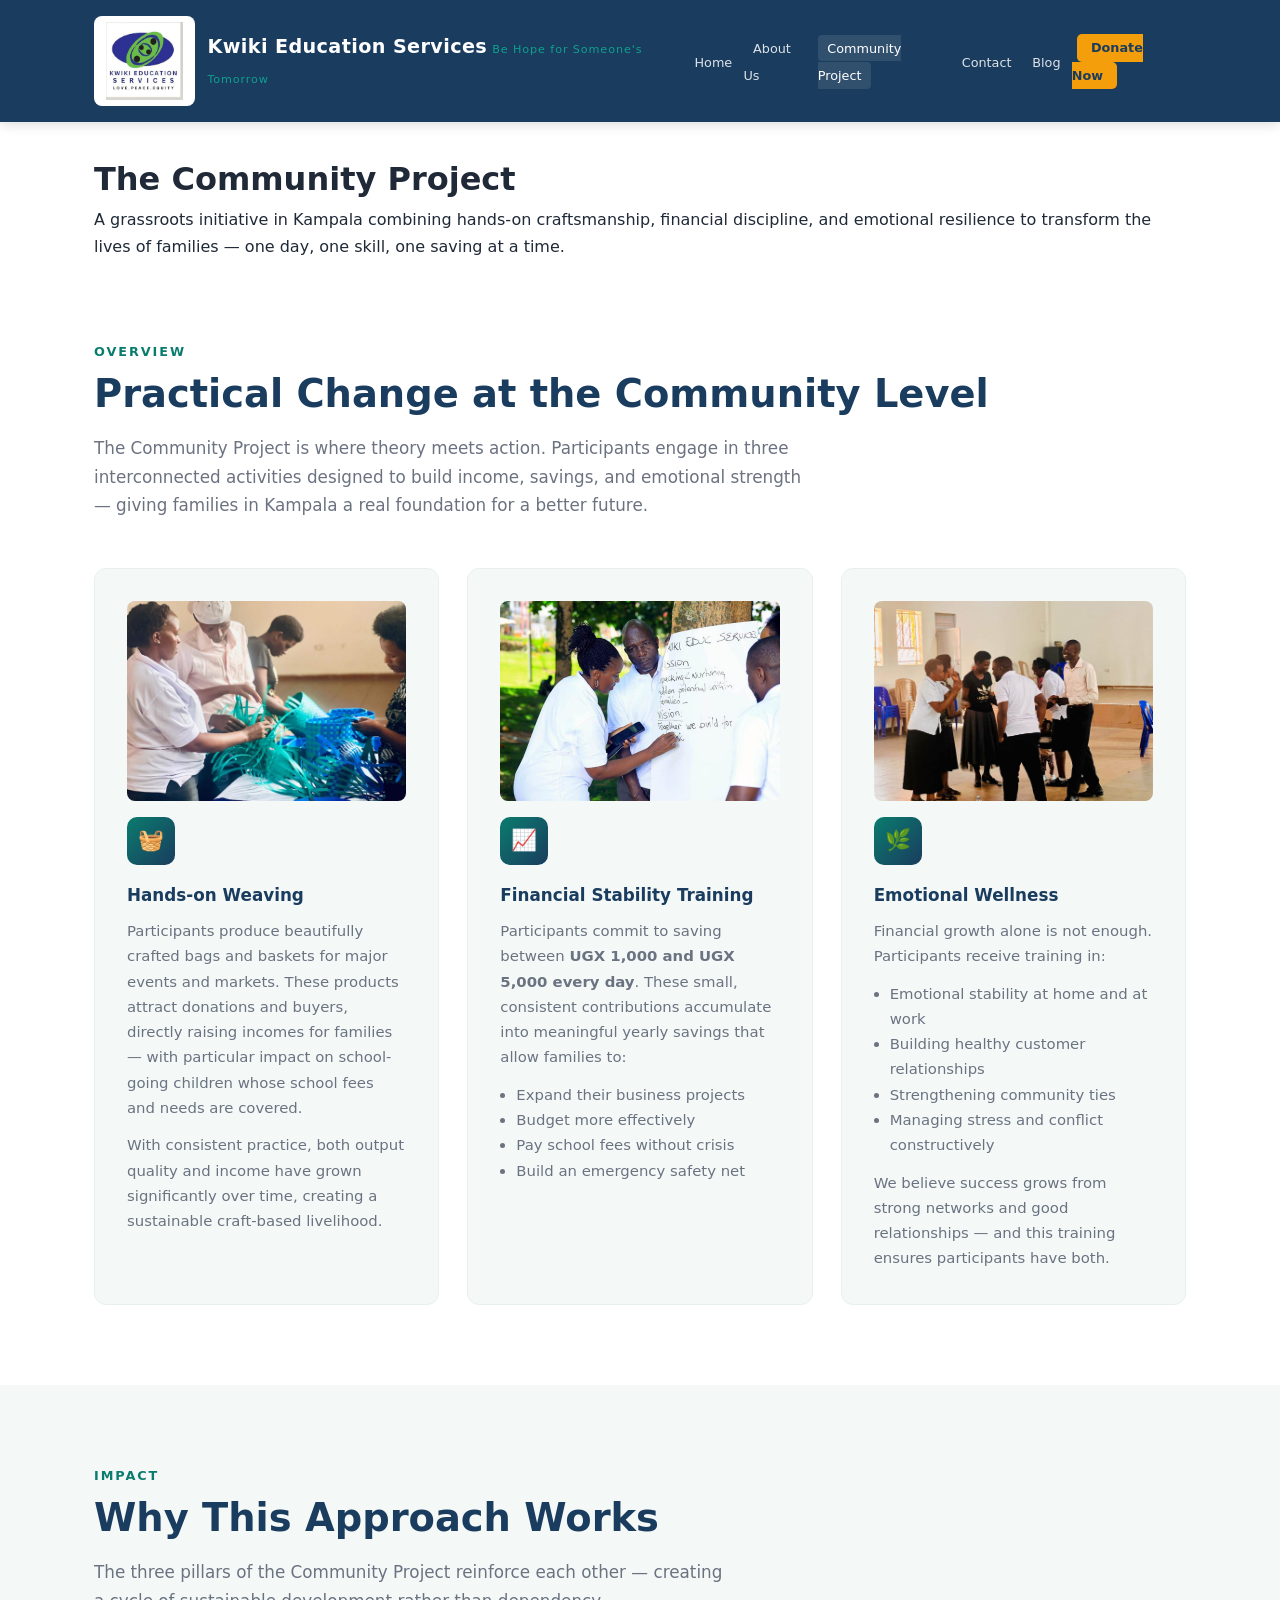
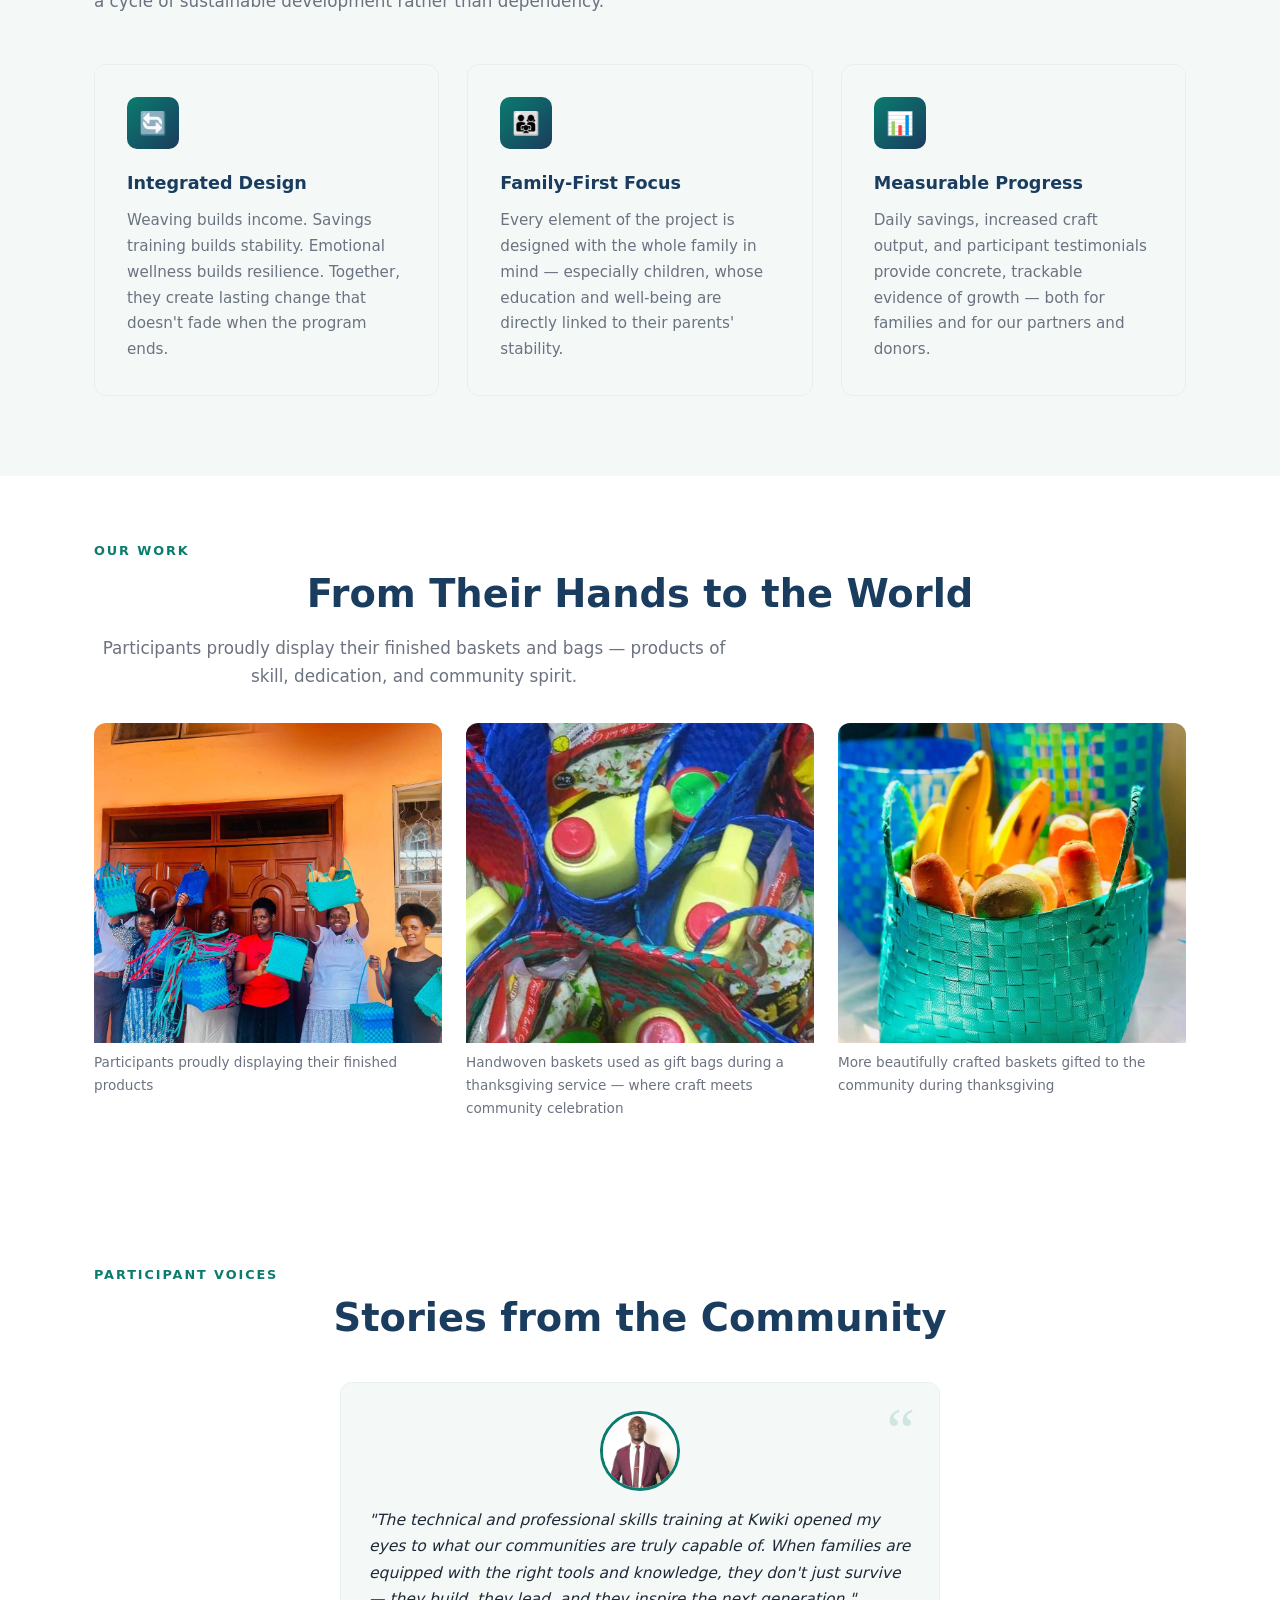
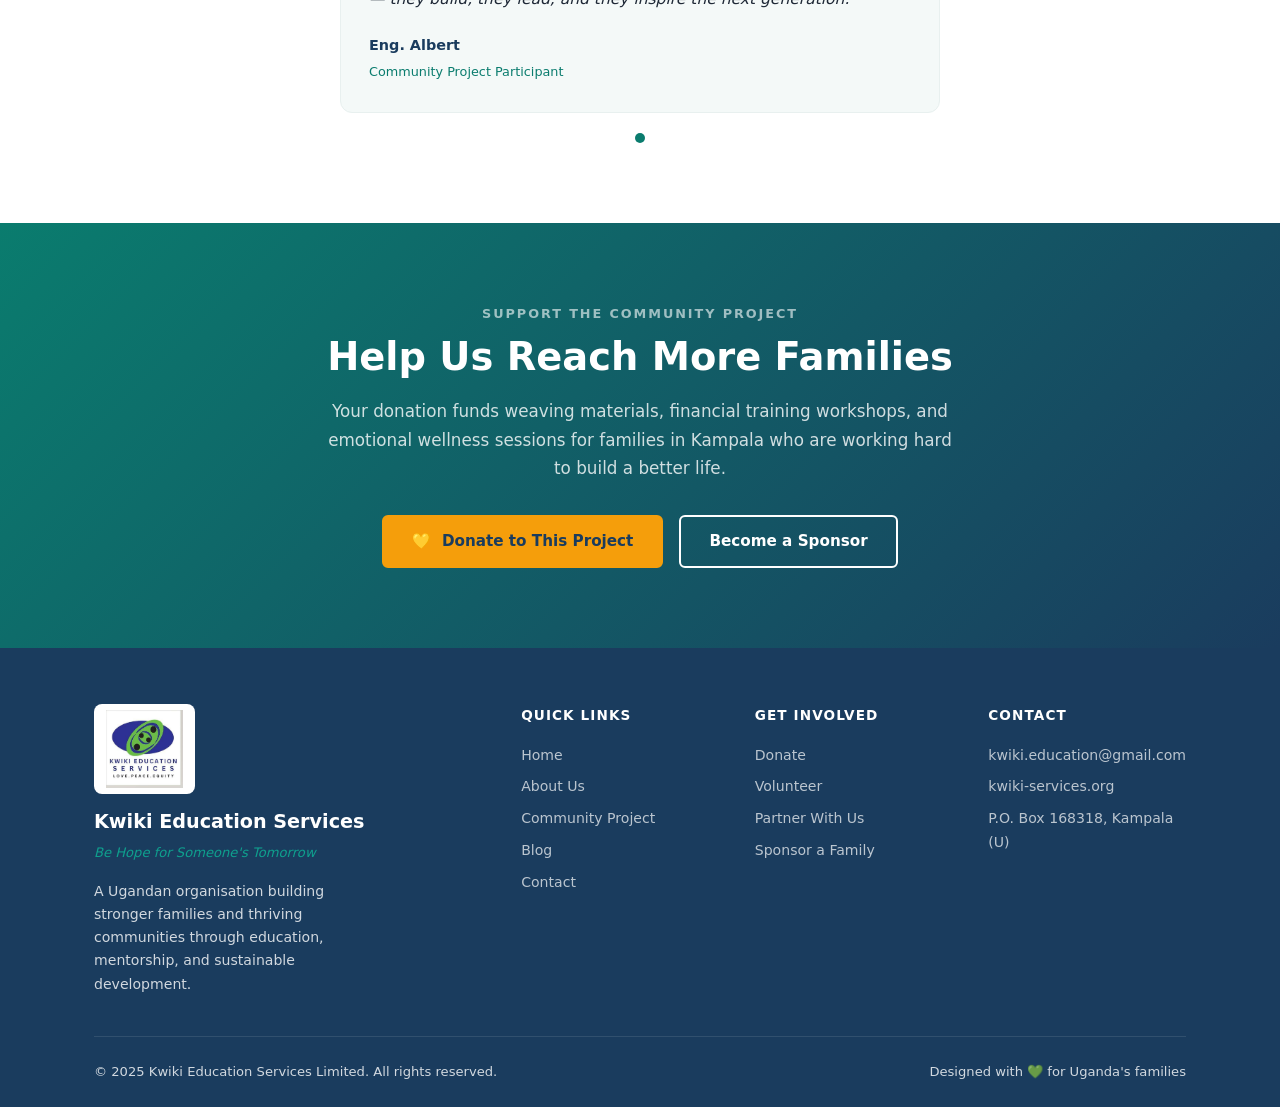
<file: kampala.html>
<!DOCTYPE html> <html lang="en"> <head> <meta charset="UTF-8" /> <meta name="viewport" content="width=device-width, initial-scale=1.0" /> <meta name="robots" content="noindex, follow" /> <meta name="description" content="The Community Project — Kwiki Education Services' hands-on weaving, financial stability training, and emotional wellness programs in Kampala, Uganda." /> <title>Community Project | Kwiki Education Services</title><link rel="icon" href="logo1.jpeg" type="image/jpeg" /> <link rel="stylesheet" href="style.css?v=3" /> <meta property="og:title" content="Community Project | Kwiki Education Services" />
<meta property="og:description" content="The Community Project in Kampala - hands-on weaving, financial stability training, and emotional wellness programs transforming families in Uganda." />
<meta property="og:image" content="https://www.kwiki-services.org/logo1.jpeg" />
<meta property="og:image:width" content="434" />
<meta property="og:image:height" content="437" />
<meta property="og:type" content="website" />
<meta property="og:url" content="https://www.kwiki-services.org/kampala.html" />
<meta name="twitter:card" content="summary" />
<meta name="twitter:title" content="Community Project | Kwiki Education Services" />
<meta name="twitter:description" content="The Community Project in Kampala - hands-on weaving, financial stability training, and emotional wellness programs transforming families in Uganda." />
<meta name="twitter:image" content="https://www.kwiki-services.org/logo1.jpeg" /><script type="application/ld+json">{"@context":"https://schema.org","@type":"Organization","name":"Kwiki Education Services","url":"https://www.kwiki-services.org","logo":"https://www.kwiki-services.org/logo1.jpeg","description":"Strengthening families and communities in Uganda through mental health support, skills training, and financial literacy programs.","email":"kwiki.education@gmail.com","slogan":"Be Hope for Someone's Tomorrow","location":{"@type":"Place","address":{"@type":"PostalAddress","addressCountry":"UG"}}}</script><link rel="sitemap" type="application/xml" title="Sitemap" href="https://www.kwiki-services.org/sitemap.xml" /></head> <body> <nav class="navbar"> <div class="container"> <a href="index.html" class="nav-brand"> <img src="logo1.jpeg" alt="Kwiki Education Services" class="nav-logo" fetchpriority="high" /> <div> <span class="org-name">Kwiki Education Services</span> <span class="org-slogan">Be Hope for Someone's Tomorrow</span> </div> </a> <button class="nav-toggle" aria-label="Toggle menu" onclick="document.querySelector('.nav-links').classList.toggle('open')"> <span></span><span></span><span></span> </button> <ul class="nav-links"> <li><a href="index.html">Home</a></li> <li><a href="about.html">About Us</a></li> <li><a href="kampala.html" class="active">Community Project</a></li> <li><a href="contact.html">Contact</a></li> <li><a href="articles.html">Blog</a></li> <li><a href="donations.html" class="btn-donate">Donate Now</a></li> </ul> </div> </nav <section class="page-hero"> <div class="container"> <p class="section-label" style="color: rgba(255,255,255,0.65);">On the Ground</p> <h1>The Community Project</h1> <p>A grassroots initiative in Kampala combining hands-on craftsmanship, financial discipline, and emotional resilience to transform the lives of families — one day, one skill, one saving at a time.</p> </div> </section> <section class="kampala-intro"> <div class="container"> <p class="section-label">Overview</p> <h2 class="section-title">Practical Change at the Community Level</h2> <p class="section-subtitle" style="max-width: 720px;">The Community Project is where theory meets action. Participants engage in three interconnected activities designed to build income, savings, and emotional strength — giving families in Kampala a real foundation for a better future.</p> <div class="kampala-grid" style="margin-top: 3rem;"> <div class="kampala-card"> <img loading="lazy" src="basketwaive.jpeg" alt="Weaving in progress" style="width:100%; height:200px; object-fit:cover; border-radius:8px; margin-bottom:1rem;" /> <div class="card-icon">🧺</div> <h3>Hands-on Weaving</h3> <p>Participants produce beautifully crafted bags and baskets for major events and markets. These products attract donations and buyers, directly raising incomes for families — with particular impact on school-going children whose school fees and needs are covered.</p> <p style="margin-top: 0.75rem;">With consistent practice, both output quality and income have grown significantly over time, creating a sustainable craft-based livelihood.</p> </div> <div class="kampala-card"> <img loading="lazy" src="training.jpeg" alt="Financial Stability Training" style="width:100%; height:200px; object-fit:cover; border-radius:8px; margin-bottom:1rem;" /> <div class="card-icon">📈</div> <h3>Financial Stability Training</h3> <p>Participants commit to saving between <strong>UGX 1,000 and UGX 5,000 every day</strong>. These small, consistent contributions accumulate into meaningful yearly savings that allow families to:</p> <ul style="margin-top: 0.75rem; padding-left: 1rem; list-style: disc; color: var(--gray); font-size: 0.93rem;"> <li>Expand their business projects</li> <li>Budget more effectively</li> <li>Pay school fees without crisis</li> <li>Build an emergency safety net</li> </ul> </div> <div class="kampala-card"> <img loading="lazy" src="wellness.jpeg" alt="Emotional Wellness Training" style="width:100%; height:200px; object-fit:cover; border-radius:8px; margin-bottom:1rem;" /> <div class="card-icon">🌿</div> <h3>Emotional Wellness</h3> <p>Financial growth alone is not enough. Participants receive training in:</p> <ul style="margin-top: 0.75rem; padding-left: 1rem; list-style: disc; color: var(--gray); font-size: 0.93rem;"> <li>Emotional stability at home and at work</li> <li>Building healthy customer relationships</li> <li>Strengthening community ties</li> <li>Managing stress and conflict constructively</li> </ul> <p style="margin-top: 0.75rem;">We believe success grows from strong networks and good relationships — and this training ensures participants have both.</p> </div> </div> </div> </section> <section style="background: var(--off-white); padding: 5rem 0;"> <div class="container"> <p class="section-label">Impact</p> <h2 class="section-title">Why This Approach Works</h2> <p class="section-subtitle">The three pillars of the Community Project reinforce each other — creating a cycle of sustainable development rather than dependency.</p> <div class="services-grid" style="margin-top: 3rem;"> <div class="service-card"> <div class="service-icon">🔄</div> <h3>Integrated Design</h3> <p>Weaving builds income. Savings training builds stability. Emotional wellness builds resilience. Together, they create lasting change that doesn't fade when the program ends.</p> </div> <div class="service-card"> <div class="service-icon">👨‍👩‍👧</div> <h3>Family-First Focus</h3> <p>Every element of the project is designed with the whole family in mind — especially children, whose education and well-being are directly linked to their parents' stability.</p> </div> <div class="service-card"> <div class="service-icon">📊</div> <h3>Measurable Progress</h3> <p>Daily savings, increased craft output, and participant testimonials provide concrete, trackable evidence of growth — both for families and for our partners and donors.</p> </div> </div> </div> </section> <section style="background: var(--white); padding: 4rem 0;"> <div class="container"> <p class="section-label">Our Work</p> <h2 class="section-title text-center">From Their Hands to the World</h2> <p class="section-subtitle text-center">Participants proudly display their finished baskets and bags — products of skill, dedication, and community spirit.</p> <div style="margin-top: 2rem; display: grid; grid-template-columns: 1fr 1fr 1fr; gap: 1.5rem;"> <div style="border-radius: 12px; overflow: hidden;"> <img loading="lazy" src="basketshow.jpeg" alt="Community proudly showing finished baskets" style="width:100%; height:320px; object-fit:cover;" /> <p style="font-size:0.85rem; color:var(--gray); margin-top:0.5rem;">Participants proudly displaying their finished products</p> </div> <div style="border-radius: 12px; overflow: hidden;"> <img loading="lazy" src="giftbag.jpeg" alt="Baskets used as gift bags during thanksgiving" style="width:100%; height:320px; object-fit:cover;" /> <p style="font-size:0.85rem; color:var(--gray); margin-top:0.5rem;">Handwoven baskets used as gift bags during a thanksgiving service — where craft meets community celebration</p> </div> <div style="border-radius: 12px; overflow: hidden;"> <img loading="lazy" src="giftbag2.jpeg" alt="More gift baskets at thanksgiving" style="width:100%; height:320px; object-fit:cover;" /> <p style="font-size:0.85rem; color:var(--gray); margin-top:0.5rem;">More beautifully crafted baskets gifted to the community during thanksgiving</p> </div> </div> </div> </section> <section class="testimonials"> <div class="container"> <p class="section-label">Participant Voices</p> <h2 class="section-title text-center">Stories from the Community</h2> <div class="testimonial-slideshow"> <div class="testimonial-slides"> <div class="testimonial-slide active"> <div class="testimonial-card"> <img loading="lazy" src="albert.jpeg" alt="Eng. Albert" class="testimonial-photo" /> <p>"The technical and professional skills training at Kwiki opened my eyes to what our communities are truly capable of. When families are equipped with the right tools and knowledge, they don't just survive — they build, they lead, and they inspire the next generation."</p> <div class="testimonial-author"><strong>Eng. Albert</strong><span>Community Project Participant</span></div> </div> </div> </div> <div class="t-dots"><span class="t-dot active"></span></div> </div> </div> </section> <section class="donate-cta"> <div class="container"> <p class="section-label" style="color: rgba(255,255,255,0.6);">Support the Community Project</p> <h2 class="section-title">Help Us Reach More Families</h2> <p class="section-subtitle">Your donation funds weaving materials, financial training workshops, and emotional wellness sessions for families in Kampala who are working hard to build a better life.</p> <div class="donate-options"> <a href="donations.html" class="btn btn-primary">💛 &nbsp;Donate to This Project</a> <a href="contact.html" class="btn btn-secondary">Become a Sponsor</a> </div> </div> </section> <footer class="footer"> <div class="container"> <div class="footer-grid"> <div class="footer-brand"> <img loading="lazy" src="logo1.jpeg" alt="Kwiki Education Services" class="footer-logo" /> <p class="org-name">Kwiki Education Services</p> <p class="slogan">Be Hope for Someone's Tomorrow</p> <p>A Ugandan organisation building stronger families and thriving communities through education, mentorship, and sustainable development.</p> </div> <div class="footer-col"> <h4>Quick Links</h4> <a href="index.html">Home</a> <a href="about.html">About Us</a> <a href="kampala.html">Community Project</a> <a href="articles.html">Blog</a> <a href="contact.html">Contact</a> </div> <div class="footer-col"> <h4>Get Involved</h4> <a href="donations.html">Donate</a> <a href="contact.html">Volunteer</a> <a href="contact.html">Partner With Us</a> <a href="contact.html">Sponsor a Family</a> </div> <div class="footer-col"> <h4>Contact</h4> <a href="mailto:kwiki.education@gmail.com">kwiki.education@gmail.com</a> <a href="https://www.kwiki-services.org" target="_blank">kwiki-services.org</a> <a href="#">P.O. Box 168318, Kampala (U)</a> </div> </div> <div class="footer-bottom"> <span>© 2025 Kwiki Education Services Limited. All rights reserved.</span> <span>Designed with 💚 for Uganda's families</span> </div> </div> </footer> <script>let tCurrent = 0;
const tSlides = document.querySelectorAll('.testimonial-slide');
const tDots = document.querySelectorAll('.t-dot');
function showTestimonial(n) {
tSlides.forEach(s => s.classList.remove('active'));
tDots.forEach(d => d.classList.remove('active'));
tCurrent = (n + tSlides.length) % tSlides.length;
tSlides[tCurrent].classList.add('active');
tDots[tCurrent].classList.add('active');
}
function moveTestimonial(dir) { showTestimonial(tCurrent + dir); }
function goToTestimonial(n) { showTestimonial(n); }
setInterval(() => moveTestimonial(1), 5000);</script> </body> </html>
</file>
<file: style.css>
*,*::before,*::after{box-sizing:border-box;margin:0;padding:0}:root{--navy:#1a3c5e;--teal:#0a7c6e;--teal-light:#0fa08e;--white:#ffffff;--off-white:#f4f9f8;--gray:#6b7280;--light-gray:#e8f0ef;--accent:#f59e0b;--text:#1f2937}html{scroll-behavior:smooth}body{font-family:'Segoe UI',system-ui,sans-serif;color:var(--text);line-height:1.7;background:var(--white)}img{max-width:100%;display:block}a{text-decoration:none;color:inherit}ul{list-style:none}.container{max-width:1140px;margin:0 auto;padding:0 1.5rem}section{padding:5rem 0}.section-label{font-size:0.8rem;font-weight:700;letter-spacing:0.15em;text-transform:uppercase;color:var(--teal);margin-bottom:0.5rem}.section-title{font-size:clamp(1.75rem,3vw,2.5rem);font-weight:800;color:var(--navy);line-height:1.25;margin-bottom:1rem}.section-subtitle{font-size:1.05rem;color:var(--gray);max-width:640px}.text-center{text-align:center}.text-center .section-subtitle{margin:0 auto}.btn{display:inline-block;padding:0.75rem 1.75rem;border-radius:6px;font-weight:600;font-size:0.95rem;transition:all 0.2s ease;cursor:pointer;border:2px solid transparent}.btn-primary{background:var(--accent);color:var(--navy);border-color:var(--accent)}.btn-primary:hover{background:#d97706;border-color:#d97706}.btn-secondary{background:transparent;color:var(--white);border-color:var(--white)}.btn-secondary:hover{background:var(--white);color:var(--navy)}.btn-teal{background:var(--teal);color:var(--white);border-color:var(--teal)}.btn-teal:hover{background:var(--teal-light);border-color:var(--teal-light)}.btn-outline-navy{background:transparent;color:var(--navy);border-color:var(--navy)}.btn-outline-navy:hover{background:var(--navy);color:var(--white)}.navbar{position:sticky;top:0;z-index:1000;background:var(--navy);box-shadow:0 2px 12px rgba(0,0,0,0.15)}.navbar .container{display:flex;align-items:center;justify-content:space-between;padding-top:1rem;padding-bottom:1rem}.nav-brand{display:flex;align-items:center;gap:0.75rem;flex-direction:row}.nav-logo{height:90px;width:auto;object-fit:contain;flex-shrink:0;background-color:#ffffff !important;border-radius:8px;padding:6px 12px;display:block}.footer-logo{height:90px;width:auto;object-fit:contain;margin-bottom:0.75rem;background-color:#ffffff !important;border-radius:8px;padding:6px 12px;display:block}@media (max-width:768px){.nav-logo{height:55px;padding:4px 8px}.footer-logo{height:55px;padding:4px 8px}.nav-brand .org-slogan{display:block;white-space:nowrap}}.nav-brand .org-name{font-size:1.2rem;font-weight:800;color:var(--white);letter-spacing:0.02em}.nav-brand .org-slogan{font-size:0.7rem;color:var(--teal-light);letter-spacing:0.08em}.nav-links{display:flex;align-items:center;gap:0.1rem}.nav-links a{color:rgba(255,255,255,0.85);font-size:0.8rem;font-weight:500;padding:0.35rem 0.6rem;border-radius:4px;transition:all 0.2s}.nav-links a:hover,.nav-links a.active{color:var(--white);background:rgba(255,255,255,0.1)}.nav-links .btn-donate{background:var(--accent);color:var(--navy);font-weight:700;padding:0.4rem 0.9rem;border-radius:5px;margin-left:0.3rem}.nav-links .btn-donate:hover{background:#d97706}.nav-toggle{display:none;flex-direction:column;gap:5px;background:none;border:none;cursor:pointer;padding:4px}.nav-toggle span{display:block;width:24px;height:2px;background:var(--white);border-radius:2px;transition:all 0.3s}.hero{background:linear-gradient(135deg,rgba(26,60,94,0.85) 0%,rgba(15,76,117,0.8) 40%,rgba(10,124,110,0.85) 100%),url('teamjoinhands.jpeg') center/cover no-repeat;color:var(--white);padding:6rem 0 5rem;position:relative;overflow:hidden}.hero::before{content:'';position:absolute;inset:0;background:url("data:image/svg+xml,%3Csvg width='60' height='60' viewBox='0 0 60 60' xmlns='http://www.w3.org/2000/svg'%3E%3Cg fill='none' fill-rule='evenodd'%3E%3Cg fill='%23ffffff' fill-opacity='0.03'%3E%3Cpath d='M36 34v-4h-2v4h-4v2h4v4h2v-4h4v-2h-4zm0-30V0h-2v4h-4v2h4v4h2V6h4V4h-4zM6 34v-4H4v4H0v2h4v4h2v-4h4v-2H6zM6 4V0H4v4H0v2h4v4h2V6h4V4H6z'/%3E%3C/g%3E%3C/g%3E%3C/svg%3E")}.hero .container{position:relative}.hero-badge{display:inline-block;background:rgba(255,255,255,0.15);color:rgba(255,255,255,0.9);font-size:0.78rem;font-weight:600;letter-spacing:0.12em;text-transform:uppercase;padding:0.35rem 1rem;border-radius:20px;margin-bottom:1.5rem;border:1px solid rgba(255,255,255,0.2)}.hero h1{font-size:clamp(2.2rem,5vw,3.75rem);font-weight:900;line-height:1.15;margin-bottom:1.25rem;max-width:750px}.hero h1 span{color:var(--accent)}.hero p{font-size:1.15rem;opacity:0.88;max-width:580px;margin-bottom:2.25rem}.hero-cta{display:flex;gap:1rem;flex-wrap:wrap}.hero-stats{display:flex;gap:2.5rem;margin-top:3.5rem;padding-top:2.5rem;border-top:1px solid rgba(255,255,255,0.15);flex-wrap:wrap}.hero-stat strong{display:block;font-size:2rem;font-weight:900;color:var(--accent)}.hero-stat span{font-size:0.85rem;opacity:0.8}.services{background:var(--white)}.services-grid{display:grid;grid-template-columns:repeat(auto-fit,minmax(280px,1fr));gap:1.75rem;margin-top:3rem}.service-card{background:var(--off-white);border-radius:12px;padding:2rem;border:1px solid var(--light-gray);transition:transform 0.2s,box-shadow 0.2s}.service-card:hover{transform:translateY(-4px);box-shadow:0 12px 30px rgba(10,124,110,0.12)}.service-icon{width:52px;height:52px;background:linear-gradient(135deg,var(--teal),var(--navy));border-radius:10px;display:flex;align-items:center;justify-content:center;margin-bottom:1.25rem;font-size:1.4rem}.service-card h3{font-size:1.1rem;font-weight:700;color:var(--navy);margin-bottom:0.6rem}.service-card p{font-size:0.95rem;color:var(--gray)}.impact{background:linear-gradient(135deg,var(--navy),var(--teal));color:var(--white)}.impact-grid{display:grid;grid-template-columns:repeat(auto-fit,minmax(180px,1fr));gap:2rem;margin-top:3rem;text-align:center}.impact-item strong{display:block;font-size:3rem;font-weight:900;color:var(--accent);line-height:1}.impact-item p{font-size:0.9rem;opacity:0.85;margin-top:0.4rem}.programs{background:var(--off-white)}.programs-grid{display:grid;grid-template-columns:repeat(auto-fit,minmax(300px,1fr));gap:1.5rem;margin-top:3rem}.program-card{background:var(--white);border-radius:12px;padding:1.75rem;border-left:4px solid var(--teal);box-shadow:0 2px 8px rgba(0,0,0,0.06);transition:box-shadow 0.2s}.program-card:hover{box-shadow:0 8px 24px rgba(10,124,110,0.12)}.program-card h3{font-size:1rem;font-weight:700;color:var(--navy);margin-bottom:0.5rem}.program-card p{font-size:0.92rem;color:var(--gray)}.testimonials{background:var(--white)}.testimonials-grid{display:grid;grid-template-columns:repeat(auto-fit,minmax(280px,1fr));gap:1.5rem;margin-top:3rem}.testimonial-card{background:var(--off-white);border-radius:12px;padding:1.75rem;border:1px solid var(--light-gray);position:relative}.testimonial-card::before{content:'\201C';position:absolute;top:1rem;right:1.5rem;font-size:4rem;color:var(--teal);opacity:0.15;font-family:Georgia,serif;line-height:1}.testimonial-card p{font-size:0.97rem;color:var(--text);font-style:italic;margin-bottom:1.25rem}.testimonial-author strong{display:block;font-size:0.9rem;font-weight:700;color:var(--navy)}.testimonial-author span{font-size:0.8rem;color:var(--teal)}.donate-cta{background:linear-gradient(135deg,var(--teal) 0%,var(--navy) 100%);color:var(--white);text-align:center;padding:5rem 0}.donate-cta .section-title{color:var(--white)}.donate-cta .section-subtitle{color:rgba(255,255,255,0.8);margin:0 auto 2rem}.donate-options{display:flex;gap:1rem;justify-content:center;flex-wrap:wrap;margin-top:2rem}.page-hero{background:linear-gradient(135deg,rgba(26,60,94,0.82) 0%,rgba(10,124,110,0.82) 100%),url('teamjoinhands.jpeg') center/cover no-repeat;color:var(--white);padding:4rem 0;text-align:center}.page-hero h1{font-size:clamp(2rem,4vw,3rem);font-weight:900}.page-hero p{font-size:1.1rem;opacity:0.85;max-width:600px;margin:1rem auto 0}.vision-mission{background:var(--white)}.vm-grid{display:grid;grid-template-columns:1fr 1fr;gap:2rem;margin-top:3rem}.vm-card{background:var(--off-white);border-radius:12px;padding:2rem;border-top:4px solid var(--teal)}.vm-card h3{font-size:1.15rem;font-weight:700;color:var(--navy);margin-bottom:0.75rem}.vm-card p{color:var(--gray);font-size:0.97rem}.director-section{background:var(--off-white)}.director-content{display:grid;grid-template-columns:1fr 2fr;gap:3rem;align-items:start;margin-top:3rem}.director-photo{background:linear-gradient(135deg,var(--teal),var(--navy));border-radius:12px;aspect-ratio:3/4;display:flex;align-items:center;justify-content:center;color:rgba(255,255,255,0.5);font-size:0.85rem;text-align:center;padding:1rem}.director-info h3{font-size:1.6rem;font-weight:800;color:var(--navy)}.director-info .title{color:var(--teal);font-weight:600;margin-bottom:1.25rem}.director-info p{color:var(--gray);margin-bottom:1rem}.problem-statement{background:var(--white)}.problem-list{display:grid;grid-template-columns:repeat(auto-fit,minmax(280px,1fr));gap:1.5rem;margin-top:3rem}.problem-item{background:#fff5f5;border-left:4px solid #ef4444;padding:1.5rem;border-radius:0 8px 8px 0}.problem-item p{font-size:0.95rem;color:var(--text)}.kampala-intro{background:var(--white)}.kampala-grid{display:grid;grid-template-columns:repeat(auto-fit,minmax(300px,1fr));gap:1.75rem;margin-top:3rem}.kampala-card{background:var(--off-white);border-radius:12px;padding:2rem;border:1px solid var(--light-gray)}.kampala-card .card-icon{width:48px;height:48px;border-radius:10px;background:linear-gradient(135deg,var(--teal),var(--navy));display:flex;align-items:center;justify-content:center;font-size:1.3rem;margin-bottom:1rem}.kampala-card h3{font-size:1.05rem;font-weight:700;color:var(--navy);margin-bottom:0.6rem}.kampala-card p{font-size:0.93rem;color:var(--gray)}.contact-section{background:var(--white)}.contact-grid{display:grid;grid-template-columns:1fr 1.5fr;gap:3rem;margin-top:3rem}.contact-info h3{font-size:1.2rem;font-weight:700;color:var(--navy);margin-bottom:1.5rem}.contact-item{display:flex;gap:1rem;margin-bottom:1.25rem;align-items:flex-start}.contact-item .icon{width:40px;height:40px;background:var(--teal);border-radius:8px;display:flex;align-items:center;justify-content:center;color:white;font-size:1rem;flex-shrink:0}.contact-item div strong{display:block;font-size:0.85rem;font-weight:700;color:var(--navy)}.contact-item div span{font-size:0.9rem;color:var(--gray)}.contact-form{background:var(--off-white);padding:2rem;border-radius:12px}.form-group{margin-bottom:1.25rem}.form-group label{display:block;font-size:0.85rem;font-weight:600;color:var(--navy);margin-bottom:0.4rem}.form-group input,.form-group textarea,.form-group select{width:100%;padding:0.7rem 1rem;border:1.5px solid var(--light-gray);border-radius:6px;font-size:0.95rem;font-family:inherit;background:var(--white);color:var(--text);transition:border-color 0.2s}.form-group input:focus,.form-group textarea:focus,.form-group select:focus{outline:none;border-color:var(--teal)}.form-group textarea{resize:vertical;min-height:130px}.form-row{display:grid;grid-template-columns:1fr 1fr;gap:1rem}.donations-section{background:var(--white)}.donation-intro{max-width:700px;margin:0 auto 3rem;text-align:center}.donation-tiers{display:grid;grid-template-columns:repeat(auto-fit,minmax(240px,1fr));gap:1.5rem;margin-bottom:3rem}.tier-card{background:var(--off-white);border-radius:12px;padding:2rem;text-align:center;border:2px solid var(--light-gray);transition:all 0.2s}.tier-card.featured{border-color:var(--teal);background:var(--white);box-shadow:0 8px 30px rgba(10,124,110,0.15);transform:translateY(-4px)}.tier-amount{font-size:2.2rem;font-weight:900;color:var(--teal);margin-bottom:0.25rem}.tier-label{font-size:0.8rem;font-weight:700;text-transform:uppercase;letter-spacing:0.1em;color:var(--gray);margin-bottom:1rem}.tier-impact{font-size:0.9rem;color:var(--text);margin-bottom:1.5rem}.why-donate{background:var(--off-white)}.why-grid{display:grid;grid-template-columns:repeat(auto-fit,minmax(240px,1fr));gap:1.5rem;margin-top:3rem}.why-item{text-align:center;padding:1.75rem}.why-item .why-icon{font-size:2.5rem;margin-bottom:1rem}.why-item h4{font-weight:700;color:var(--navy);margin-bottom:0.5rem}.why-item p{font-size:0.9rem;color:var(--gray)}.faq{background:var(--white)}.faq-list{margin-top:2.5rem;max-width:780px;margin-left:auto;margin-right:auto}.faq-item{border-bottom:1px solid var(--light-gray);padding:1.25rem 0}.faq-question{font-weight:700;color:var(--navy);margin-bottom:0.5rem;font-size:1rem}.faq-answer{font-size:0.95rem;color:var(--gray)}.testimonial-slideshow{position:relative;max-width:600px;margin:2.5rem auto 0}.testimonial-slides{position:relative}.testimonial-slide{display:none}.testimonial-slide.active{display:block}.testimonial-photo{width:80px;height:80px;border-radius:50%;object-fit:cover;margin:0 auto 1rem;display:block;border:3px solid var(--teal)}.t-btn{position:absolute;top:40%;transform:translateY(-50%);background:var(--teal);color:white;border:none;padding:0.5rem 0.85rem;font-size:1rem;cursor:pointer;border-radius:4px;transition:background 0.2s;z-index:10}.t-btn:hover{background:var(--navy)}.t-btn.t-prev{left:-2rem}.t-btn.t-next{right:-2rem}.t-dots{display:flex;justify-content:center;gap:0.5rem;margin-top:1.25rem}.t-dot{width:10px;height:10px;background:var(--light-gray);border-radius:50%;cursor:pointer;transition:background 0.2s}.t-dot.active{background:var(--teal)}@media (max-width:768px){.t-btn.t-prev{left:0}.t-btn.t-next{right:0}}.slideshow{position:relative;max-width:800px;margin:0 auto;border-radius:12px;overflow:hidden}.slides{position:relative}.slide{display:none}.slide.active{display:block}.slide img{width:100%;height:460px;object-fit:cover;border-radius:12px}.slide-caption{color:rgba(255,255,255,0.85);font-size:0.9rem;margin-top:0.75rem;font-style:italic}.slide-btn{position:absolute;top:45%;transform:translateY(-50%);background:rgba(0,0,0,0.45);color:white;border:none;padding:0.6rem 1rem;font-size:1.2rem;cursor:pointer;border-radius:4px;transition:background 0.2s;z-index:10}.slide-btn:hover{background:rgba(0,0,0,0.7)}.slide-btn.prev{left:10px}.slide-btn.next{right:10px}.slide-dots{display:flex;justify-content:center;gap:0.5rem;margin-top:1rem}.dot{width:10px;height:10px;background:rgba(255,255,255,0.35);border-radius:50%;cursor:pointer;transition:background 0.2s}.dot.active{background:var(--accent)}@media (max-width:768px){.slide img{height:260px}.impact-photos{grid-template-columns:1fr !important}}.footer{background:var(--navy);color:rgba(255,255,255,0.8);padding:3.5rem 0 1.5rem}.footer-grid{display:grid;grid-template-columns:2fr 1fr 1fr 1fr;gap:2.5rem;margin-bottom:2.5rem}.footer-brand .org-name{font-size:1.2rem;font-weight:800;color:var(--white);margin-bottom:0.25rem}.footer-brand .slogan{color:var(--teal-light);font-size:0.82rem;font-style:italic;margin-bottom:1rem}.footer-brand p{font-size:0.88rem;max-width:280px;line-height:1.65}.footer-col h4{font-size:0.85rem;font-weight:700;text-transform:uppercase;letter-spacing:0.08em;color:var(--white);margin-bottom:1rem}.footer-col a{display:block;font-size:0.88rem;color:rgba(255,255,255,0.7);margin-bottom:0.5rem;transition:color 0.2s}.footer-col a:hover{color:var(--teal-light)}.footer-bottom{border-top:1px solid rgba(255,255,255,0.1);padding-top:1.5rem;display:flex;justify-content:space-between;align-items:center;font-size:0.82rem;flex-wrap:wrap;gap:0.5rem}.footer-bottom a{color:var(--teal-light)}@media (max-width:768px){section{padding:3.5rem 0}.nav-links{display:none;flex-direction:column;position:absolute;top:100%;left:0;right:0;background:var(--navy);padding:1rem 1.5rem;gap:0.25rem}.nav-links.open{display:flex}.nav-toggle{display:flex}.navbar .container{position:relative}.vm-grid{grid-template-columns:1fr}.director-content{grid-template-columns:1fr}.director-photo{aspect-ratio:auto;padding:0}.director-photo img{height:auto!important;object-fit:contain!important;border-radius:12px!important}.contact-grid{grid-template-columns:1fr}.footer-grid{grid-template-columns:1fr 1fr}.form-row{grid-template-columns:1fr}.hero-stats{gap:1.5rem}.donate-options{flex-direction:column;align-items:center}}@media (max-width:480px){.footer-grid{grid-template-columns:1fr}.hero-cta{flex-direction:column}}.book-covers-grid{display:grid;grid-template-columns:1fr 1fr;gap:1rem}.book-content-grid{display:grid;grid-template-columns:1fr 2fr;gap:3rem;align-items:start;margin-top:3rem}.book-featured-grid{display:grid;grid-template-columns:1fr 1fr;gap:3rem;align-items:center;margin-top:3rem}.modal-content-book{display:grid;grid-template-columns:1fr 1fr;gap:1.5rem}@media(max-width:768px){.book-content-grid,.book-featured-grid,.modal-content-book{grid-template-columns:1fr}.book-covers-grid{gap:0.75rem}}@media(max-width:480px){.book-covers-grid{grid-template-columns:1fr;max-width:240px;margin:0 auto}}.core-values{background:var(--white)}.values-grid{display:grid;grid-template-columns:repeat(auto-fit,minmax(300px,1fr));gap:1.75rem;margin-top:3rem}.value-card{background:var(--off-white);border-radius:12px;padding:2.5rem 2rem 2rem;text-align:center;border-top:4px solid var(--teal);transition:transform 0.2s,box-shadow 0.2s}.value-card:hover{transform:translateY(-4px);box-shadow:0 12px 30px rgba(10,124,110,0.12)}.value-card.card-peace{border-top-color:#0ea5e9}.value-card.card-love{border-top-color:var(--accent)}.value-card.card-equity{border-top-color:#8b5cf6}.value-icon{width:72px;height:72px;border-radius:50%;display:flex;align-items:center;justify-content:center;margin:0 auto 1.25rem;font-size:1.8rem}.value-peace{background:#e0f2fe}.value-love{background:#fef3c7}.value-equity{background:#ede9fe}.value-card h3{font-size:1.25rem;font-weight:800;color:var(--navy);margin-bottom:0.75rem;letter-spacing:0.12em}.value-card p{font-size:0.95rem;color:var(--gray);line-height:1.65}.story-section{background:var(--white)}.story-grid{display:grid;grid-template-columns:1fr 1fr;gap:3rem;align-items:center;margin-top:3rem}.story-images{display:grid;grid-template-columns:1fr 1fr;gap:1rem}.story-portrait img{width:100%;border-radius:50%;aspect-ratio:1;object-fit:cover;border:3px solid var(--teal);box-shadow:0 4px 12px rgba(0,0,0,0.1)}.story-basket img{width:100%;border-radius:12px;box-shadow:0 8px 24px rgba(0,0,0,0.1)}.story-quote{font-size:4rem;color:var(--teal);opacity:0.2;font-family:Georgia,serif;line-height:1;margin-bottom:-1rem}.story-text{font-size:1.05rem;color:var(--gray);margin-bottom:1rem;line-height:1.7}.story-author{margin:1.5rem 0;padding-top:1.5rem;border-top:1px solid var(--light-gray)}.story-author strong{display:block;font-size:1rem;font-weight:700;color:var(--navy)}.story-author span{font-size:0.85rem;color:var(--teal)}.story-metrics{display:grid;grid-template-columns:1fr 1fr;gap:1rem;margin:1.5rem 0;padding:1.25rem;background:var(--off-white);border-radius:8px;border:1px solid var(--light-gray)}.metric strong{display:block;font-size:1.1rem;font-weight:800;color:var(--accent)}.metric span{font-size:0.82rem;color:var(--gray)}@media(max-width:768px){.story-grid{grid-template-columns:1fr}.story-images{grid-template-columns:1fr;max-width:300px;margin:0 auto}}
</file>
